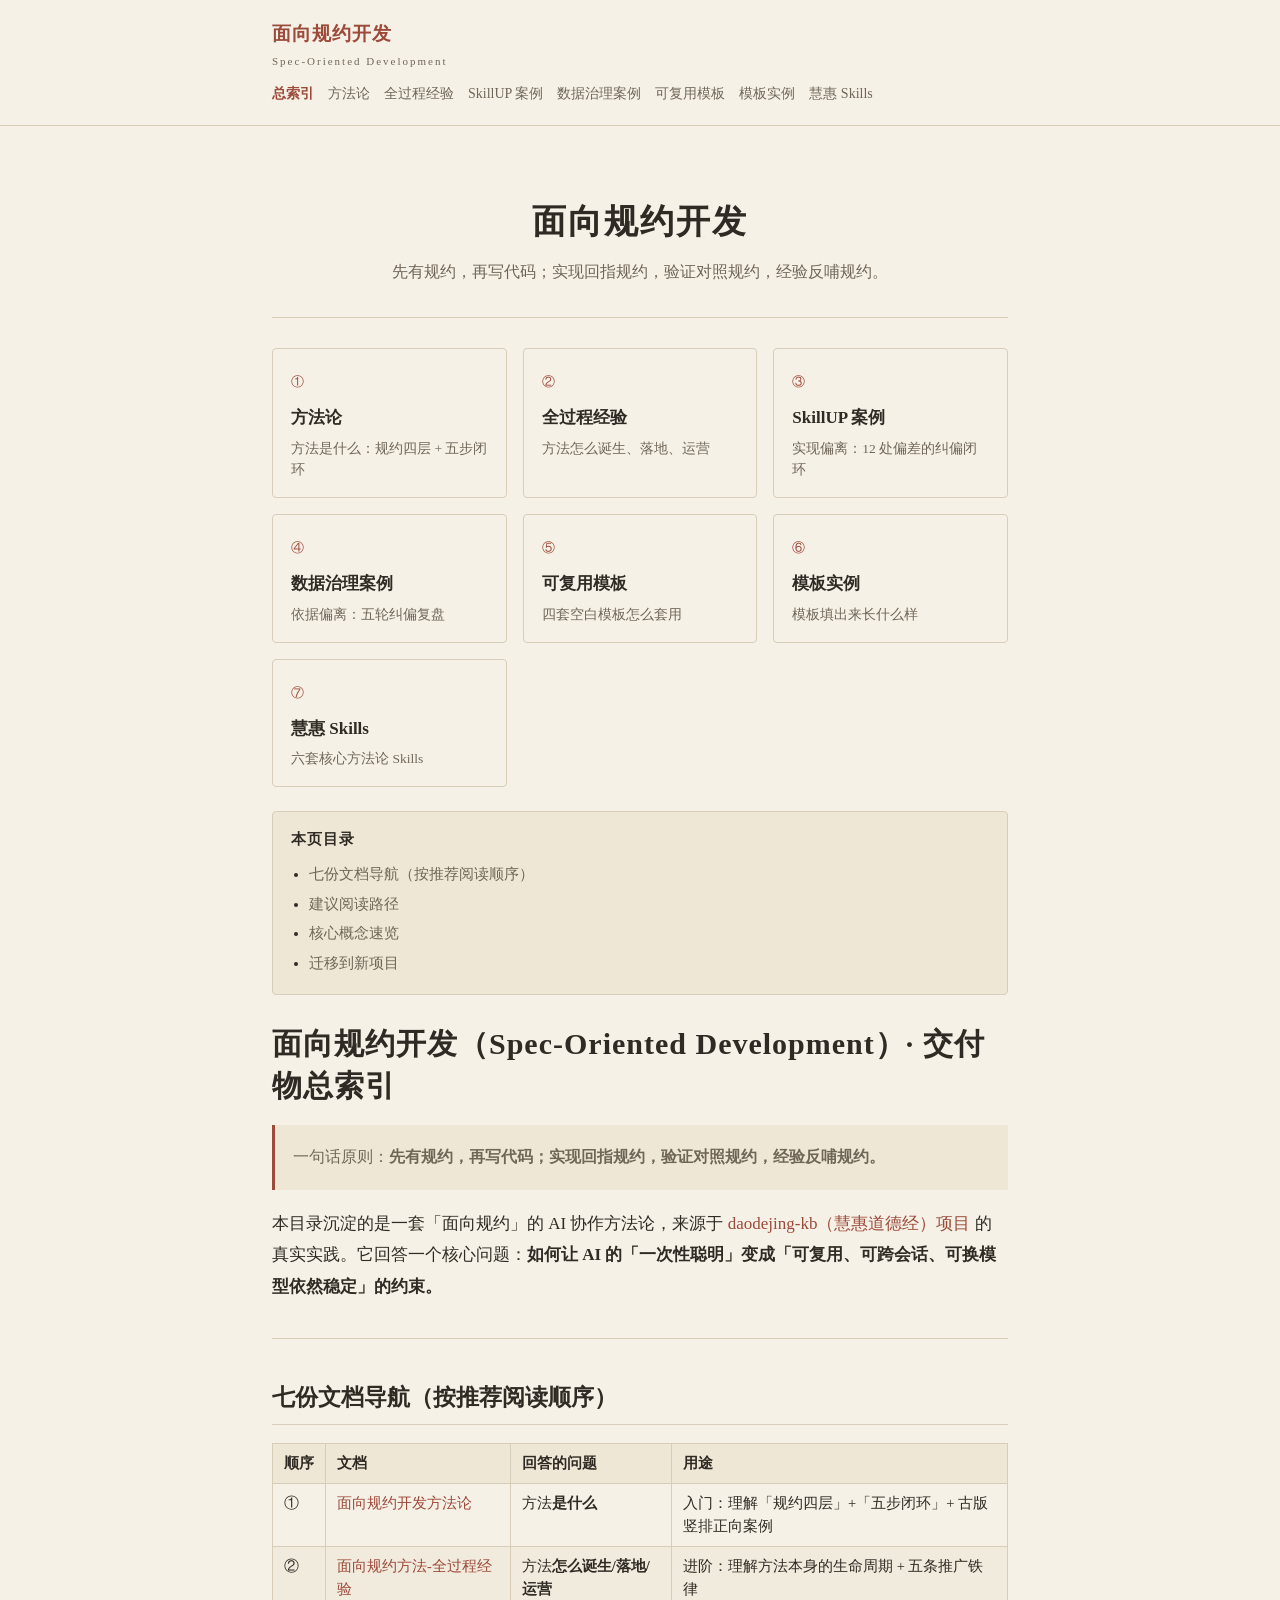
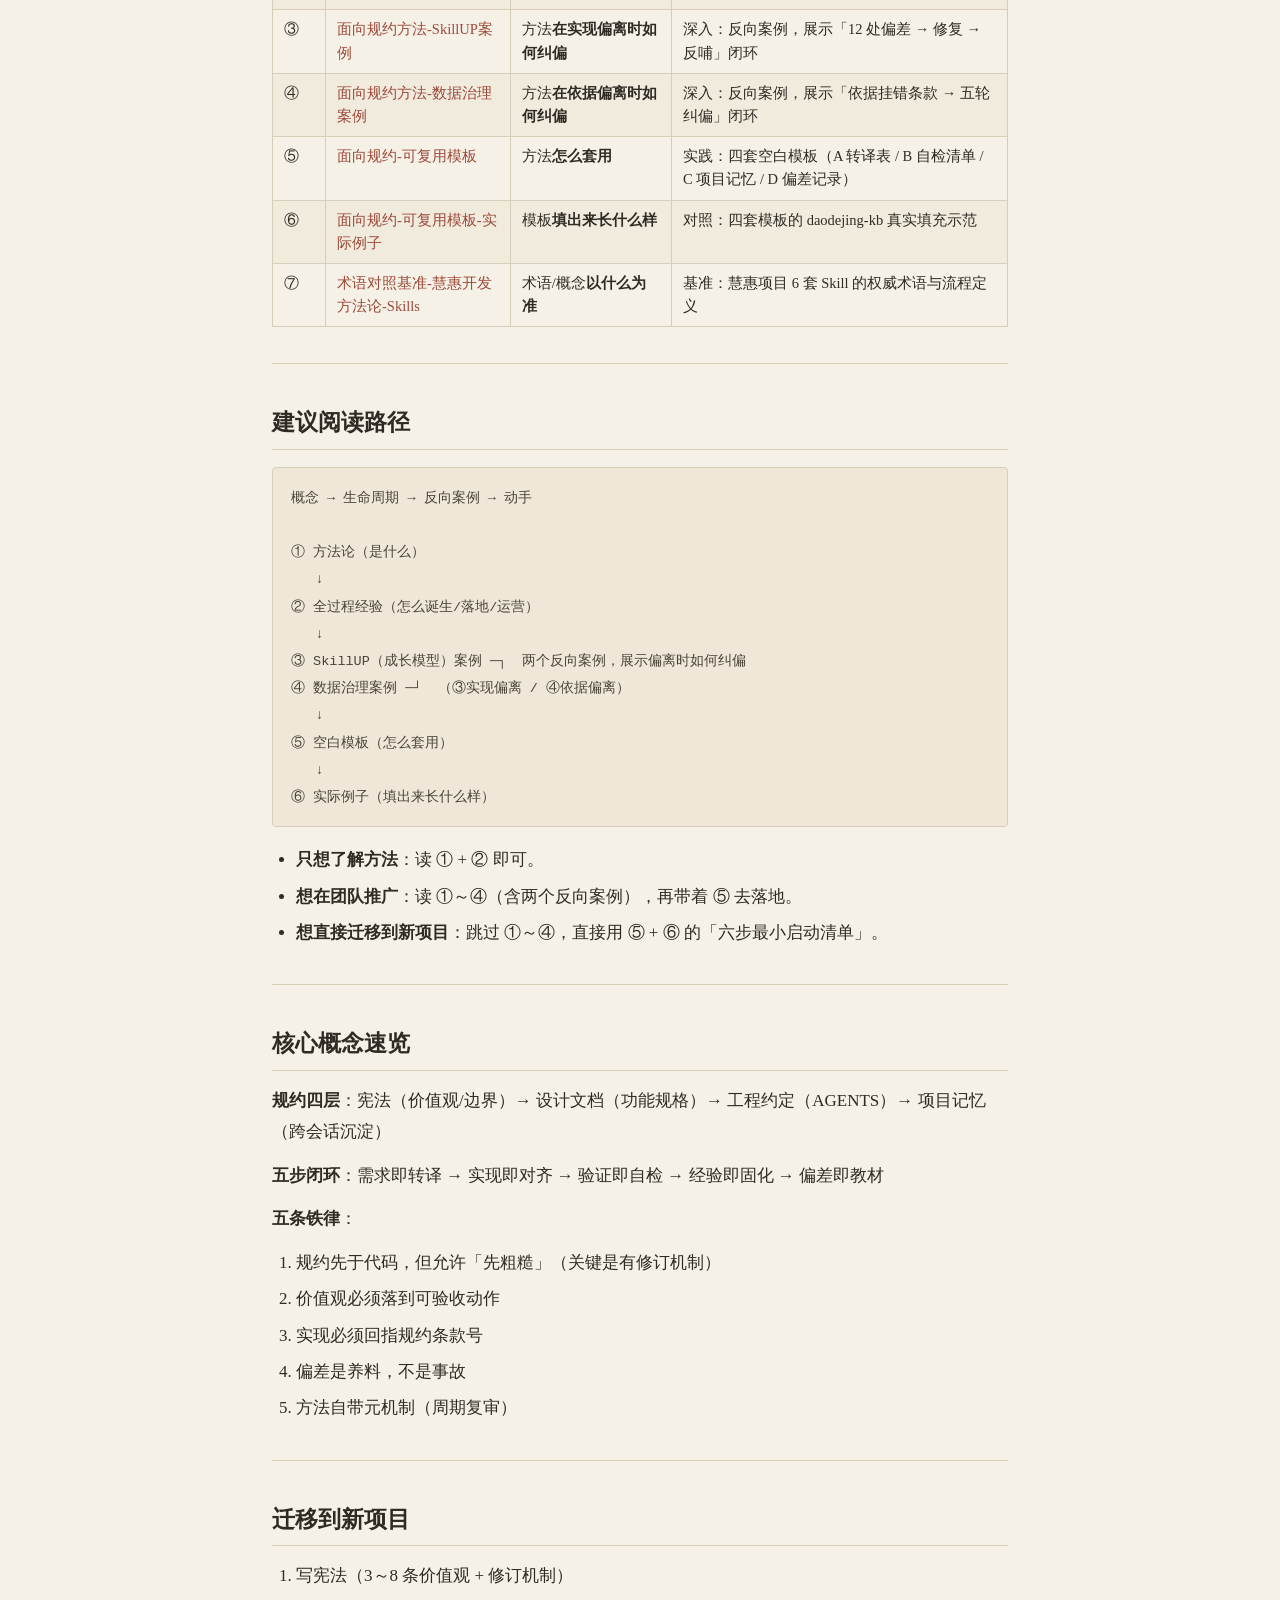
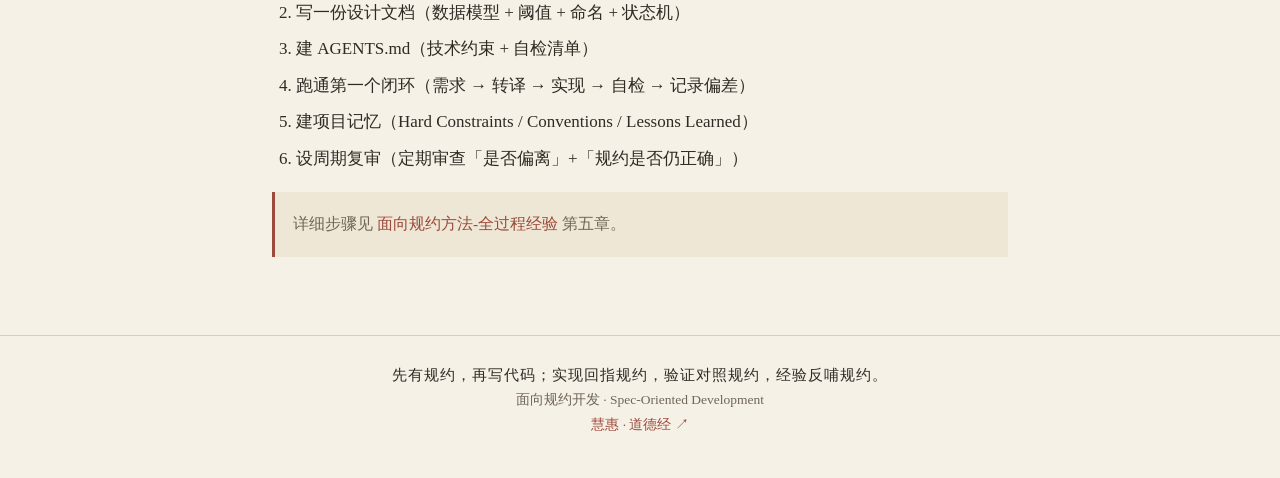
<file: site/index.html>
﻿<!DOCTYPE html>
<html lang="zh-CN">
<head>
<meta charset="utf-8">
<meta name="viewport" content="width=device-width, initial-scale=1">
<title>面向规约开发（Spec-Oriented Development）· 交付物总索引 · 面向规约开发</title>
<link rel="stylesheet" href="style.css">
</head>
<body>
<header class="site-header">
  <div class="wrap">
    <a class="brand" href="index.html">面向规约开发<span class="en">Spec-Oriented Development</span></a>
    <nav class="site-nav"><a href="index.html" class="active">总索引</a><a href="01-面向规约开发方法论.html">方法论</a><a href="02-面向规约方法-全过程经验.html">全过程经验</a><a href="03-面向规约方法-SkillUP案例.html">SkillUP 案例</a><a href="04-面向规约方法-数据治理案例.html">数据治理案例</a><a href="05-面向规约-可复用模板.html">可复用模板</a><a href="06-面向规约-可复用模板-实际例子.html">模板实例</a><a href="07-术语对照基准-慧惠开发方法论-Skills.html">慧惠 Skills</a></nav>
  </div>
</header>
<main class="wrap">
<section class="hero"><h1>面向规约开发</h1><p class="sub">先有规约，再写代码；实现回指规约，验证对照规约，经验反哺规约。</p></section>
<nav class="card-grid"><a class="card" href="01-面向规约开发方法论.html"><span class="no">①</span><div class="t">方法论</div><div class="d">方法是什么：规约四层 + 五步闭环</div></a><a class="card" href="02-面向规约方法-全过程经验.html"><span class="no">②</span><div class="t">全过程经验</div><div class="d">方法怎么诞生、落地、运营</div></a><a class="card" href="03-面向规约方法-SkillUP案例.html"><span class="no">③</span><div class="t">SkillUP 案例</div><div class="d">实现偏离：12 处偏差的纠偏闭环</div></a><a class="card" href="04-面向规约方法-数据治理案例.html"><span class="no">④</span><div class="t">数据治理案例</div><div class="d">依据偏离：五轮纠偏复盘</div></a><a class="card" href="05-面向规约-可复用模板.html"><span class="no">⑤</span><div class="t">可复用模板</div><div class="d">四套空白模板怎么套用</div></a><a class="card" href="06-面向规约-可复用模板-实际例子.html"><span class="no">⑥</span><div class="t">模板实例</div><div class="d">模板填出来长什么样</div></a><a class="card" href="07-术语对照基准-慧惠开发方法论-Skills.html"><span class="no">⑦</span><div class="t">慧惠 Skills</div><div class="d">六套核心方法论 Skills</div></a></nav>
<nav class="toc"><div class="toc-title">本页目录</div><ul><li><a href="#七份文档导航-按推荐阅读顺序">七份文档导航（按推荐阅读顺序）</a></li><li><a href="#建议阅读路径">建议阅读路径</a></li><li><a href="#核心概念速览">核心概念速览</a></li><li><a href="#迁移到新项目">迁移到新项目</a></li></ul></nav>
<article class="content">
<h1 id="面向规约开发-Spec-Oriented-Development-交付物总索引">面向规约开发（Spec-Oriented Development）· 交付物总索引</h1>
<blockquote>
<p>一句话原则：<strong>先有规约，再写代码；实现回指规约，验证对照规约，经验反哺规约。</strong></p>
</blockquote>
<p>本目录沉淀的是一套「面向规约」的 AI 协作方法论，来源于 <a href="https://hui-skill.org/" target="_blank" rel="noopener">daodejing-kb（慧惠道德经）项目</a> 的真实实践。它回答一个核心问题：<strong>如何让 AI 的「一次性聪明」变成「可复用、可跨会话、可换模型依然稳定」的约束。</strong></p>
<hr />
<h2 id="七份文档导航-按推荐阅读顺序">七份文档导航（按推荐阅读顺序）</h2>
<table>
<thead>
<tr>
<th style="text-align: left;">顺序</th>
<th style="text-align: left;">文档</th>
<th style="text-align: left;">回答的问题</th>
<th style="text-align: left;">用途</th>
</tr>
</thead>
<tbody>
<tr>
<td style="text-align: left;">①</td>
<td style="text-align: left;"><a href="01-面向规约开发方法论.html">面向规约开发方法论</a></td>
<td style="text-align: left;">方法<strong>是什么</strong></td>
<td style="text-align: left;">入门：理解「规约四层」+「五步闭环」+ 古版竖排正向案例</td>
</tr>
<tr>
<td style="text-align: left;">②</td>
<td style="text-align: left;"><a href="02-面向规约方法-全过程经验.html">面向规约方法-全过程经验</a></td>
<td style="text-align: left;">方法<strong>怎么诞生/落地/运营</strong></td>
<td style="text-align: left;">进阶：理解方法本身的生命周期 + 五条推广铁律</td>
</tr>
<tr>
<td style="text-align: left;">③</td>
<td style="text-align: left;"><a href="03-面向规约方法-SkillUP案例.html">面向规约方法-SkillUP案例</a></td>
<td style="text-align: left;">方法<strong>在实现偏离时如何纠偏</strong></td>
<td style="text-align: left;">深入：反向案例，展示「12 处偏差 → 修复 → 反哺」闭环</td>
</tr>
<tr>
<td style="text-align: left;">④</td>
<td style="text-align: left;"><a href="04-面向规约方法-数据治理案例.html">面向规约方法-数据治理案例</a></td>
<td style="text-align: left;">方法<strong>在依据偏离时如何纠偏</strong></td>
<td style="text-align: left;">深入：反向案例，展示「依据挂错条款 → 五轮纠偏」闭环</td>
</tr>
<tr>
<td style="text-align: left;">⑤</td>
<td style="text-align: left;"><a href="05-面向规约-可复用模板.html">面向规约-可复用模板</a></td>
<td style="text-align: left;">方法<strong>怎么套用</strong></td>
<td style="text-align: left;">实践：四套空白模板（A 转译表 / B 自检清单 / C 项目记忆 / D 偏差记录）</td>
</tr>
<tr>
<td style="text-align: left;">⑥</td>
<td style="text-align: left;"><a href="06-面向规约-可复用模板-实际例子.html">面向规约-可复用模板-实际例子</a></td>
<td style="text-align: left;">模板<strong>填出来长什么样</strong></td>
<td style="text-align: left;">对照：四套模板的 daodejing-kb 真实填充示范</td>
</tr>
<tr>
<td style="text-align: left;">⑦</td>
<td style="text-align: left;"><a href="07-术语对照基准-慧惠开发方法论-Skills.html">术语对照基准-慧惠开发方法论-Skills</a></td>
<td style="text-align: left;">术语/概念<strong>以什么为准</strong></td>
<td style="text-align: left;">基准：慧惠项目 6 套 Skill 的权威术语与流程定义</td>
</tr>
</tbody>
</table>
<hr />
<h2 id="建议阅读路径">建议阅读路径</h2>
<pre><code>概念 → 生命周期 → 反向案例 → 动手

① 方法论（是什么）
   ↓
② 全过程经验（怎么诞生/落地/运营）
   ↓
③ SkillUP（成长模型）案例 ─┐  两个反向案例，展示偏离时如何纠偏
④ 数据治理案例 ─┘  （③实现偏离 / ④依据偏离）
   ↓
⑤ 空白模板（怎么套用）
   ↓
⑥ 实际例子（填出来长什么样）
</code></pre>
<ul>
<li><strong>只想了解方法</strong>：读 ① + ② 即可。</li>
<li><strong>想在团队推广</strong>：读 ①～④（含两个反向案例），再带着 ⑤ 去落地。</li>
<li><strong>想直接迁移到新项目</strong>：跳过 ①～④，直接用 ⑤ + ⑥ 的「六步最小启动清单」。</li>
</ul>
<hr />
<h2 id="核心概念速览">核心概念速览</h2>
<p><strong>规约四层</strong>：宪法（价值观/边界）→ 设计文档（功能规格）→ 工程约定（AGENTS）→ 项目记忆（跨会话沉淀）</p>
<p><strong>五步闭环</strong>：需求即转译 → 实现即对齐 → 验证即自检 → 经验即固化 → 偏差即教材</p>
<p><strong>五条铁律</strong>：</p>
<ol>
<li>规约先于代码，但允许「先粗糙」（关键是有修订机制）</li>
<li>价值观必须落到可验收动作</li>
<li>实现必须回指规约条款号</li>
<li>偏差是养料，不是事故</li>
<li>方法自带元机制（周期复审）</li>
</ol>
<hr />
<h2 id="迁移到新项目">迁移到新项目</h2>
<ol>
<li>写宪法（3～8 条价值观 + 修订机制）</li>
<li>写一份设计文档（数据模型 + 阈值 + 命名 + 状态机）</li>
<li>建 AGENTS.md（技术约束 + 自检清单）</li>
<li>跑通第一个闭环（需求 → 转译 → 实现 → 自检 → 记录偏差）</li>
<li>建项目记忆（Hard Constraints / Conventions / Lessons Learned）</li>
<li>设周期复审（定期审查「是否偏离」+「规约是否仍正确」）</li>
</ol>
<blockquote>
<p>详细步骤见 <a href="02-面向规约方法-全过程经验.html">面向规约方法-全过程经验</a> 第五章。</p>
</blockquote>
</article>
</main>
<footer class="site-footer">
  <div class="principle">先有规约，再写代码；实现回指规约，验证对照规约，经验反哺规约。</div>
  <div>面向规约开发 · Spec-Oriented Development</div>
  <div><a href="https://hui-skill.org/" target="_blank" rel="noopener">慧惠 · 道德经 ↗</a></div>
</footer>
</body>
</html>
</file>
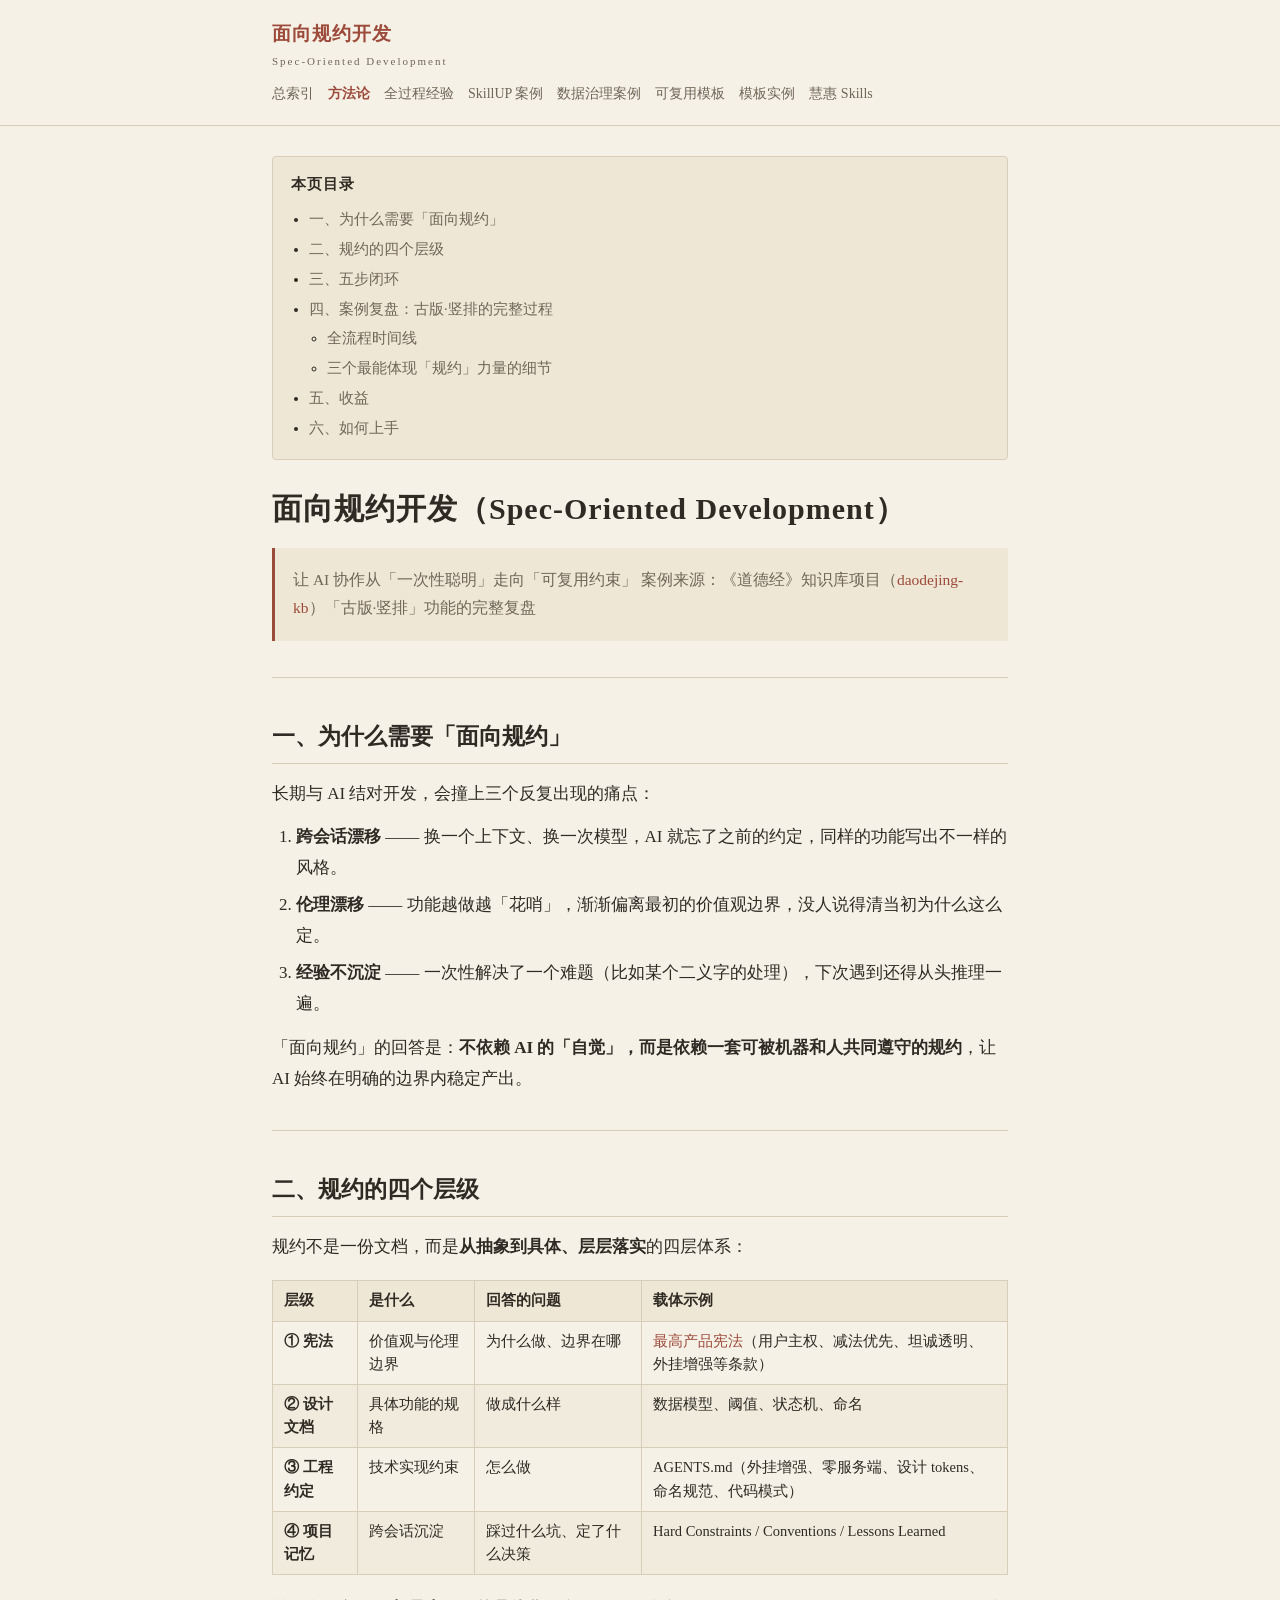
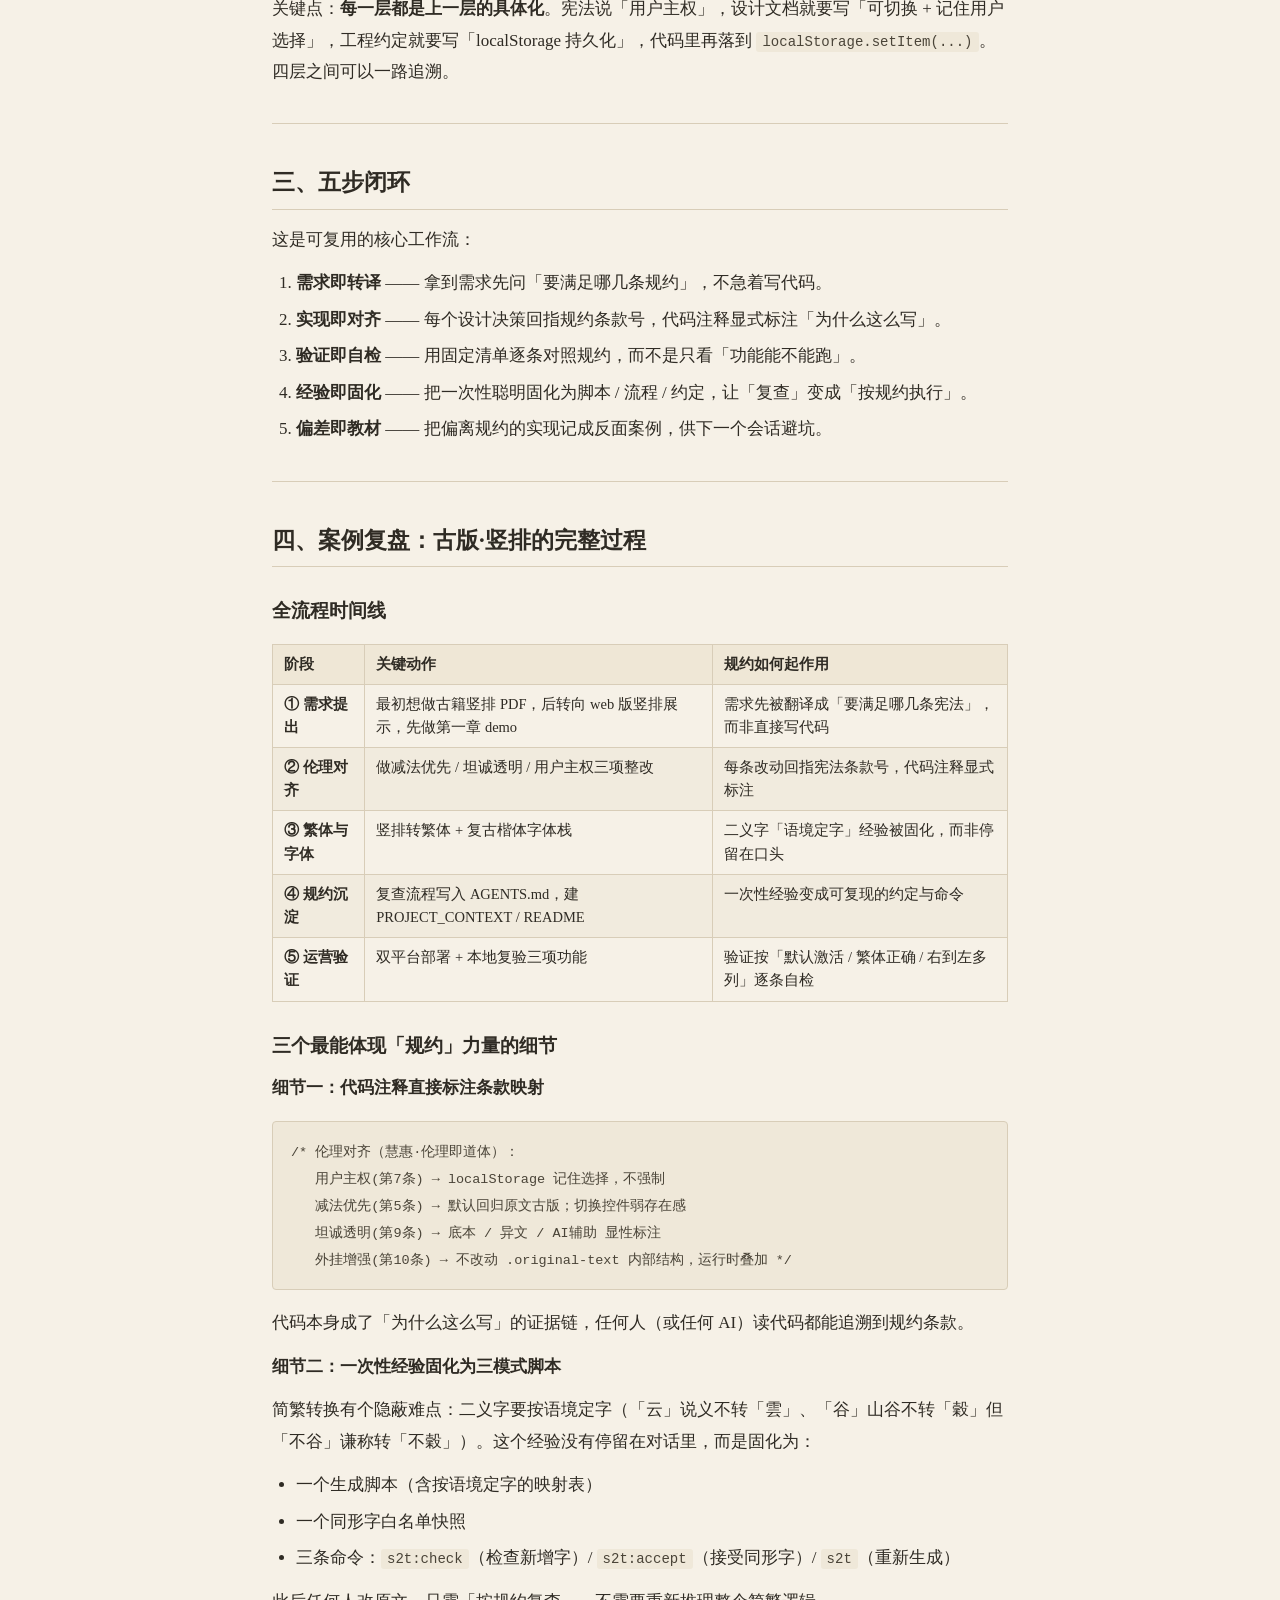
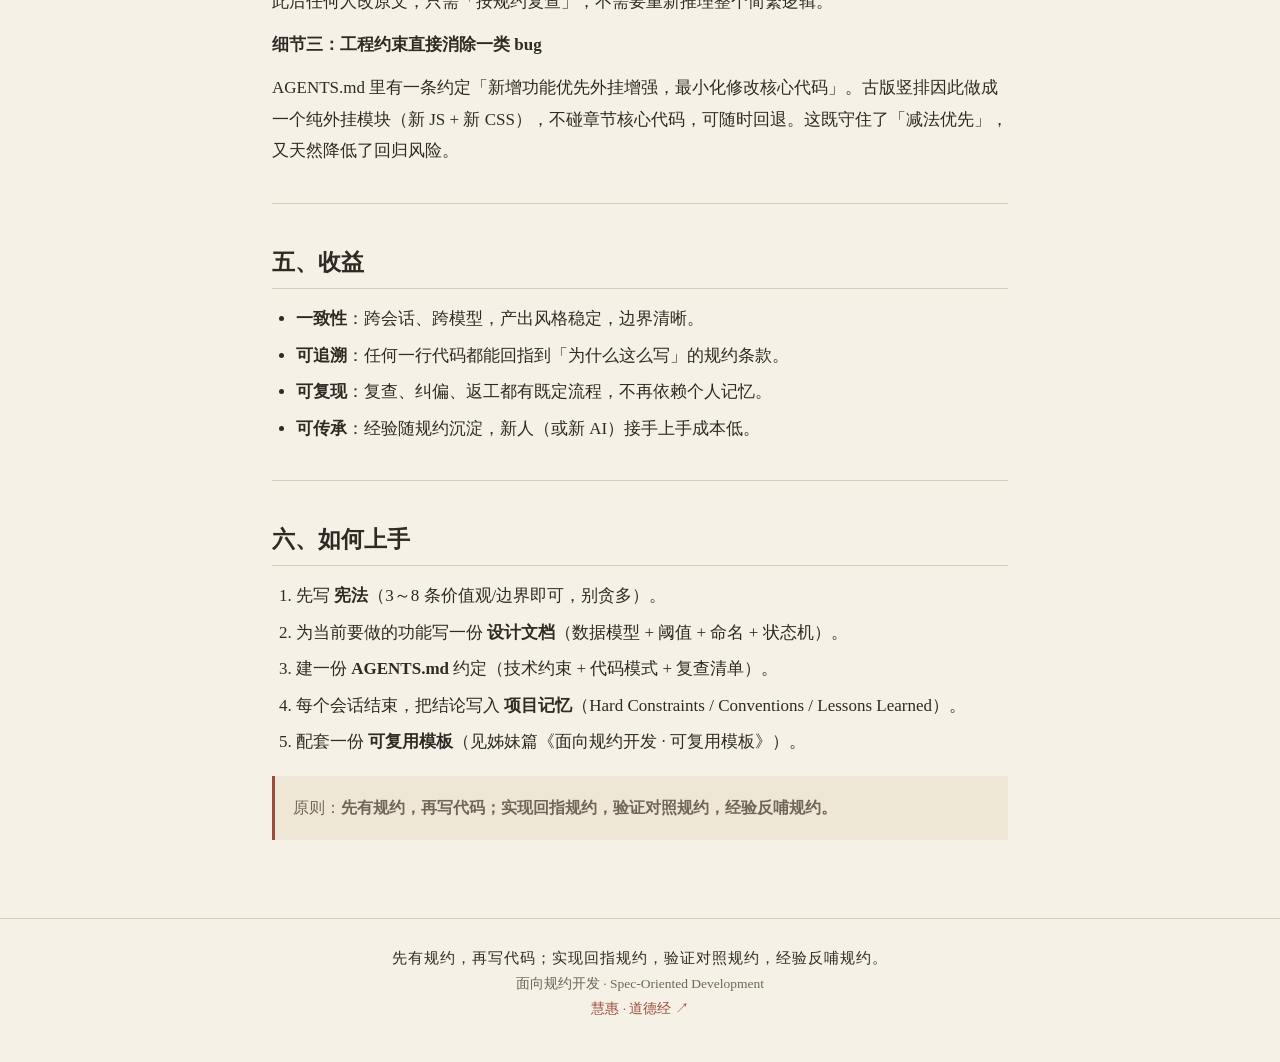
<file: site/01-面向规约开发方法论.html>
﻿<!DOCTYPE html>
<html lang="zh-CN">
<head>
<meta charset="utf-8">
<meta name="viewport" content="width=device-width, initial-scale=1">
<title>面向规约开发（Spec-Oriented Development） · 面向规约开发</title>
<link rel="stylesheet" href="style.css">
</head>
<body>
<header class="site-header">
  <div class="wrap">
    <a class="brand" href="index.html">面向规约开发<span class="en">Spec-Oriented Development</span></a>
    <nav class="site-nav"><a href="index.html">总索引</a><a href="01-面向规约开发方法论.html" class="active">方法论</a><a href="02-面向规约方法-全过程经验.html">全过程经验</a><a href="03-面向规约方法-SkillUP案例.html">SkillUP 案例</a><a href="04-面向规约方法-数据治理案例.html">数据治理案例</a><a href="05-面向规约-可复用模板.html">可复用模板</a><a href="06-面向规约-可复用模板-实际例子.html">模板实例</a><a href="07-术语对照基准-慧惠开发方法论-Skills.html">慧惠 Skills</a></nav>
  </div>
</header>
<main class="wrap">


<nav class="toc"><div class="toc-title">本页目录</div><ul><li><a href="#一-为什么需要-面向规约">一、为什么需要「面向规约」</a></li><li><a href="#二-规约的四个层级">二、规约的四个层级</a></li><li><a href="#三-五步闭环">三、五步闭环</a></li><li><a href="#四-案例复盘-古版-竖排的完整过程">四、案例复盘：古版·竖排的完整过程</a><ul><li><a href="#全流程时间线">全流程时间线</a></li><li><a href="#三个最能体现-规约-力量的细节">三个最能体现「规约」力量的细节</a></li></ul></li><li><a href="#五-收益">五、收益</a></li><li><a href="#六-如何上手">六、如何上手</a></li></ul></nav>
<article class="content">
<h1 id="面向规约开发-Spec-Oriented-Development">面向规约开发（Spec-Oriented Development）</h1>
<blockquote>
<p>让 AI 协作从「一次性聪明」走向「可复用约束」
案例来源：《道德经》知识库项目（<a href="https://github.com/skyboyhjj/daodejing-kb" target="_blank" rel="noopener">daodejing-kb</a>）「古版·竖排」功能的完整复盘</p>
</blockquote>
<hr />
<h2 id="一-为什么需要-面向规约">一、为什么需要「面向规约」</h2>
<p>长期与 AI 结对开发，会撞上三个反复出现的痛点：</p>
<ol>
<li><strong>跨会话漂移</strong> —— 换一个上下文、换一次模型，AI 就忘了之前的约定，同样的功能写出不一样的风格。</li>
<li><strong>伦理漂移</strong> —— 功能越做越「花哨」，渐渐偏离最初的价值观边界，没人说得清当初为什么这么定。</li>
<li><strong>经验不沉淀</strong> —— 一次性解决了一个难题（比如某个二义字的处理），下次遇到还得从头推理一遍。</li>
</ol>
<p>「面向规约」的回答是：<strong>不依赖 AI 的「自觉」，而是依赖一套可被机器和人共同遵守的规约</strong>，让 AI 始终在明确的边界内稳定产出。</p>
<hr />
<h2 id="二-规约的四个层级">二、规约的四个层级</h2>
<p>规约不是一份文档，而是<strong>从抽象到具体、层层落实</strong>的四层体系：</p>
<table>
<thead>
<tr>
<th style="text-align: left;">层级</th>
<th style="text-align: left;">是什么</th>
<th style="text-align: left;">回答的问题</th>
<th style="text-align: left;">载体示例</th>
</tr>
</thead>
<tbody>
<tr>
<td style="text-align: left;"><strong>① 宪法</strong></td>
<td style="text-align: left;">价值观与伦理边界</td>
<td style="text-align: left;">为什么做、边界在哪</td>
<td style="text-align: left;"><a href="https://hui-skill.org/ethics/" target="_blank" rel="noopener">最高产品宪法</a>（用户主权、减法优先、坦诚透明、外挂增强等条款）</td>
</tr>
<tr>
<td style="text-align: left;"><strong>② 设计文档</strong></td>
<td style="text-align: left;">具体功能的规格</td>
<td style="text-align: left;">做成什么样</td>
<td style="text-align: left;">数据模型、阈值、状态机、命名</td>
</tr>
<tr>
<td style="text-align: left;"><strong>③ 工程约定</strong></td>
<td style="text-align: left;">技术实现约束</td>
<td style="text-align: left;">怎么做</td>
<td style="text-align: left;">AGENTS.md（外挂增强、零服务端、设计 tokens、命名规范、代码模式）</td>
</tr>
<tr>
<td style="text-align: left;"><strong>④ 项目记忆</strong></td>
<td style="text-align: left;">跨会话沉淀</td>
<td style="text-align: left;">踩过什么坑、定了什么决策</td>
<td style="text-align: left;">Hard Constraints / Conventions / Lessons Learned</td>
</tr>
</tbody>
</table>
<p>关键点：<strong>每一层都是上一层的具体化</strong>。宪法说「用户主权」，设计文档就要写「可切换 + 记住用户选择」，工程约定就要写「localStorage 持久化」，代码里再落到 <code>localStorage.setItem(...)</code>。四层之间可以一路追溯。</p>
<hr />
<h2 id="三-五步闭环">三、五步闭环</h2>
<p>这是可复用的核心工作流：</p>
<ol>
<li><strong>需求即转译</strong> —— 拿到需求先问「要满足哪几条规约」，不急着写代码。</li>
<li><strong>实现即对齐</strong> —— 每个设计决策回指规约条款号，代码注释显式标注「为什么这么写」。</li>
<li><strong>验证即自检</strong> —— 用固定清单逐条对照规约，而不是只看「功能能不能跑」。</li>
<li><strong>经验即固化</strong> —— 把一次性聪明固化为脚本 / 流程 / 约定，让「复查」变成「按规约执行」。</li>
<li><strong>偏差即教材</strong> —— 把偏离规约的实现记成反面案例，供下一个会话避坑。</li>
</ol>
<hr />
<h2 id="四-案例复盘-古版-竖排的完整过程">四、案例复盘：古版·竖排的完整过程</h2>
<h3 id="全流程时间线">全流程时间线</h3>
<table>
<thead>
<tr>
<th style="text-align: left;">阶段</th>
<th style="text-align: left;">关键动作</th>
<th style="text-align: left;">规约如何起作用</th>
</tr>
</thead>
<tbody>
<tr>
<td style="text-align: left;"><strong>① 需求提出</strong></td>
<td style="text-align: left;">最初想做古籍竖排 PDF，后转向 web 版竖排展示，先做第一章 demo</td>
<td style="text-align: left;">需求先被翻译成「要满足哪几条宪法」，而非直接写代码</td>
</tr>
<tr>
<td style="text-align: left;"><strong>② 伦理对齐</strong></td>
<td style="text-align: left;">做减法优先 / 坦诚透明 / 用户主权三项整改</td>
<td style="text-align: left;">每条改动回指宪法条款号，代码注释显式标注</td>
</tr>
<tr>
<td style="text-align: left;"><strong>③ 繁体与字体</strong></td>
<td style="text-align: left;">竖排转繁体 + 复古楷体字体栈</td>
<td style="text-align: left;">二义字「语境定字」经验被固化，而非停留在口头</td>
</tr>
<tr>
<td style="text-align: left;"><strong>④ 规约沉淀</strong></td>
<td style="text-align: left;">复查流程写入 AGENTS.md，建 PROJECT_CONTEXT / README</td>
<td style="text-align: left;">一次性经验变成可复现的约定与命令</td>
</tr>
<tr>
<td style="text-align: left;"><strong>⑤ 运营验证</strong></td>
<td style="text-align: left;">双平台部署 + 本地复验三项功能</td>
<td style="text-align: left;">验证按「默认激活 / 繁体正确 / 右到左多列」逐条自检</td>
</tr>
</tbody>
</table>
<h3 id="三个最能体现-规约-力量的细节">三个最能体现「规约」力量的细节</h3>
<p><strong>细节一：代码注释直接标注条款映射</strong></p>
<pre><code class="language-javascript">/* 伦理对齐（慧惠·伦理即道体）：
   用户主权(第7条) → localStorage 记住选择，不强制
   减法优先(第5条) → 默认回归原文古版；切换控件弱存在感
   坦诚透明(第9条) → 底本 / 异文 / AI辅助 显性标注
   外挂增强(第10条) → 不改动 .original-text 内部结构，运行时叠加 */
</code></pre>
<p>代码本身成了「为什么这么写」的证据链，任何人（或任何 AI）读代码都能追溯到规约条款。</p>
<p><strong>细节二：一次性经验固化为三模式脚本</strong></p>
<p>简繁转换有个隐蔽难点：二义字要按语境定字（「云」说义不转「雲」、「谷」山谷不转「穀」但「不谷」谦称转「不穀」）。这个经验没有停留在对话里，而是固化为：</p>
<ul>
<li>一个生成脚本（含按语境定字的映射表）</li>
<li>一个同形字白名单快照</li>
<li>三条命令：<code>s2t:check</code>（检查新增字）/ <code>s2t:accept</code>（接受同形字）/ <code>s2t</code>（重新生成）</li>
</ul>
<p>此后任何人改原文，只需「按规约复查」，不需要重新推理整个简繁逻辑。</p>
<p><strong>细节三：工程约束直接消除一类 bug</strong></p>
<p>AGENTS.md 里有一条约定「新增功能优先外挂增强，最小化修改核心代码」。古版竖排因此做成一个纯外挂模块（新 JS + 新 CSS），不碰章节核心代码，可随时回退。这既守住了「减法优先」，又天然降低了回归风险。</p>
<hr />
<h2 id="五-收益">五、收益</h2>
<ul>
<li><strong>一致性</strong>：跨会话、跨模型，产出风格稳定，边界清晰。</li>
<li><strong>可追溯</strong>：任何一行代码都能回指到「为什么这么写」的规约条款。</li>
<li><strong>可复现</strong>：复查、纠偏、返工都有既定流程，不再依赖个人记忆。</li>
<li><strong>可传承</strong>：经验随规约沉淀，新人（或新 AI）接手上手成本低。</li>
</ul>
<hr />
<h2 id="六-如何上手">六、如何上手</h2>
<ol>
<li>先写 <strong>宪法</strong>（3～8 条价值观/边界即可，别贪多）。</li>
<li>为当前要做的功能写一份 <strong>设计文档</strong>（数据模型 + 阈值 + 命名 + 状态机）。</li>
<li>建一份 <strong>AGENTS.md</strong> 约定（技术约束 + 代码模式 + 复查清单）。</li>
<li>每个会话结束，把结论写入 <strong>项目记忆</strong>（Hard Constraints / Conventions / Lessons Learned）。</li>
<li>配套一份 <strong>可复用模板</strong>（见姊妹篇《面向规约开发 · 可复用模板》）。</li>
</ol>
<blockquote>
<p>原则：<strong>先有规约，再写代码；实现回指规约，验证对照规约，经验反哺规约。</strong></p>
</blockquote>
</article>
</main>
<footer class="site-footer">
  <div class="principle">先有规约，再写代码；实现回指规约，验证对照规约，经验反哺规约。</div>
  <div>面向规约开发 · Spec-Oriented Development</div>
  <div><a href="https://hui-skill.org/" target="_blank" rel="noopener">慧惠 · 道德经 ↗</a></div>
</footer>
</body>
</html>
</file>
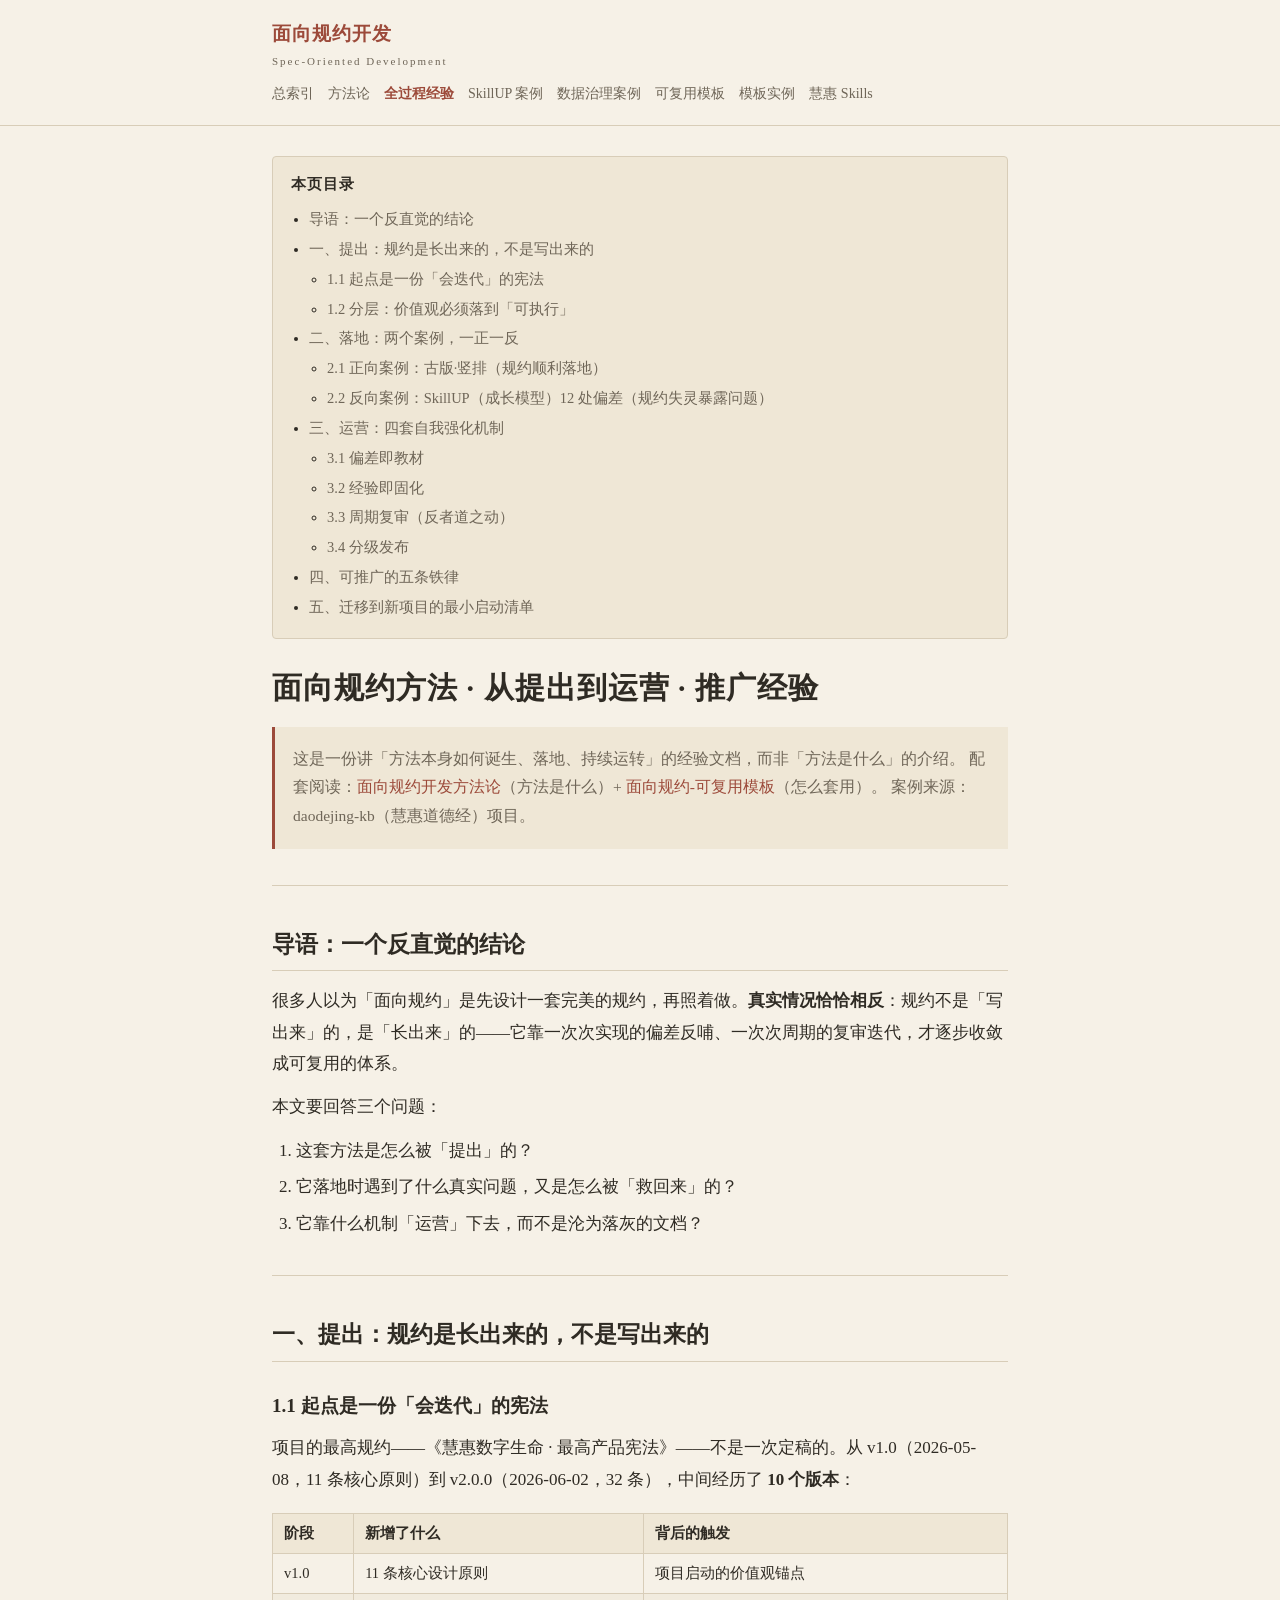
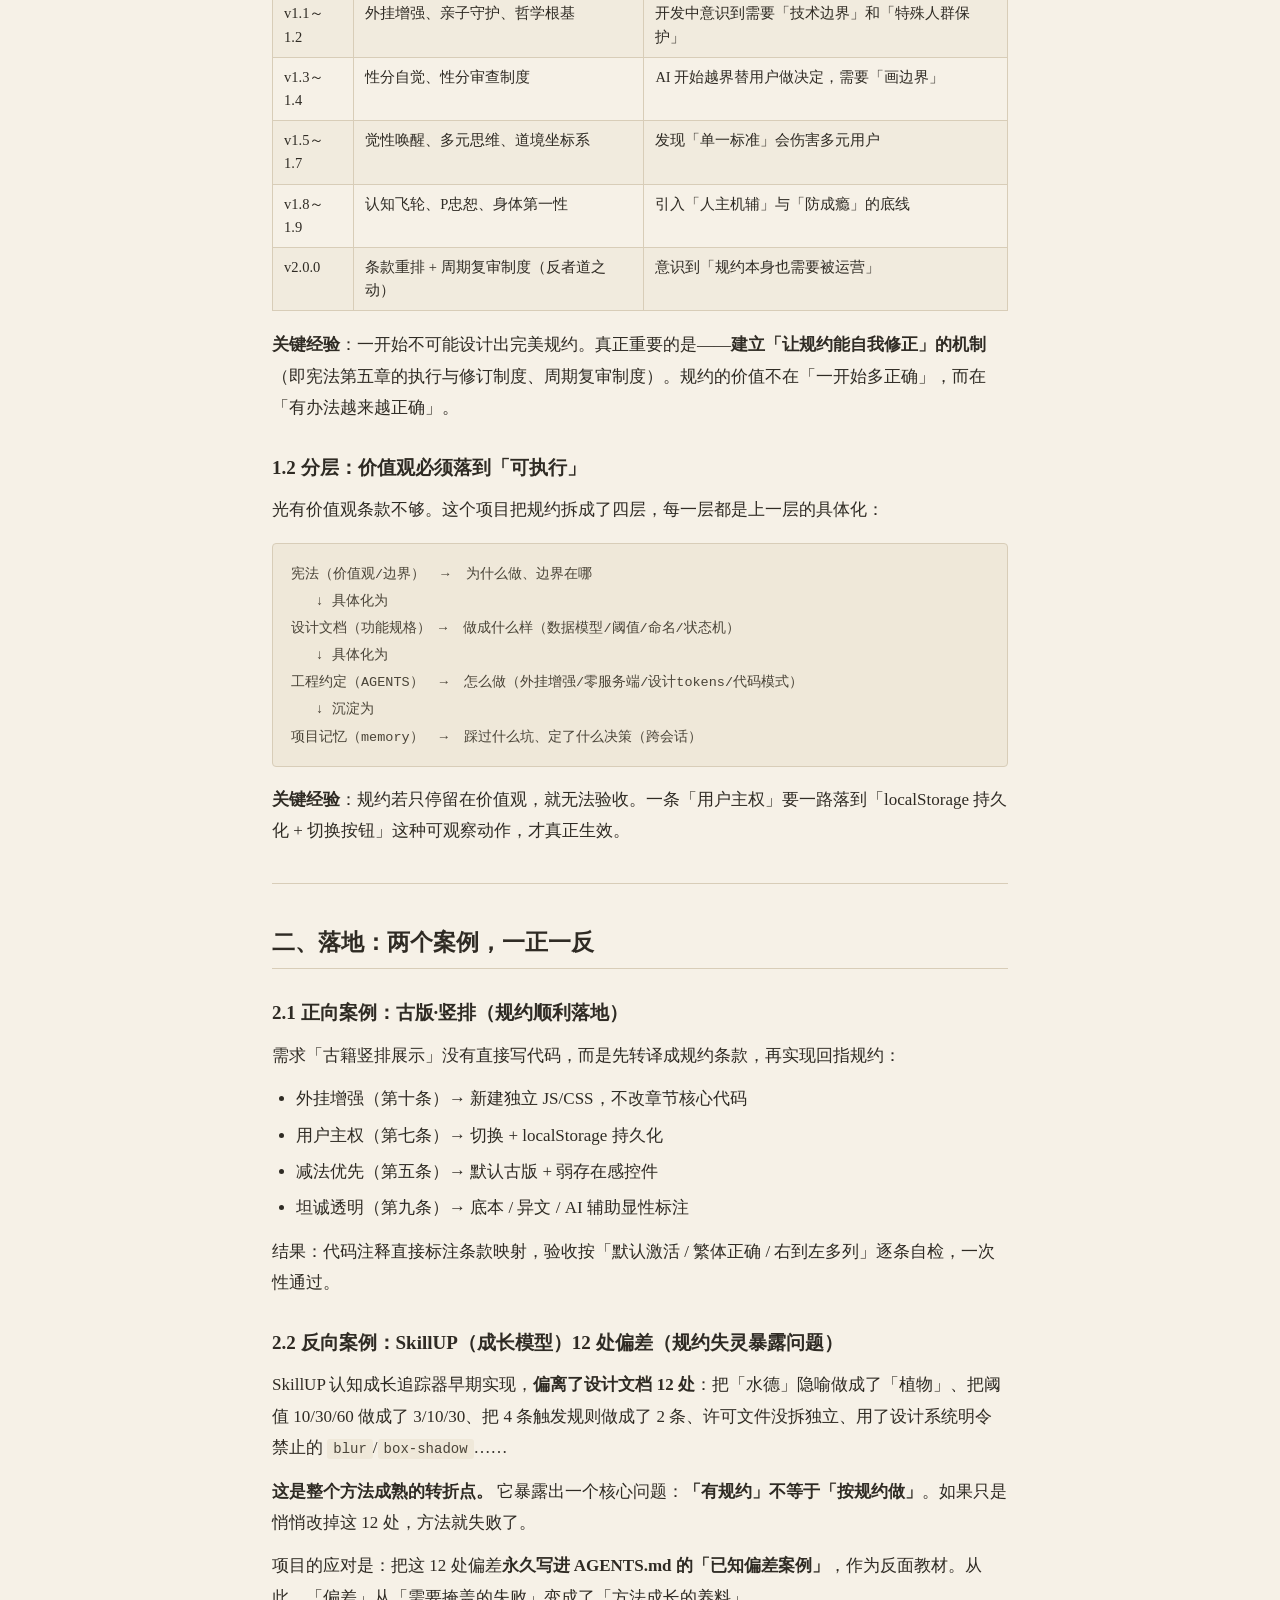
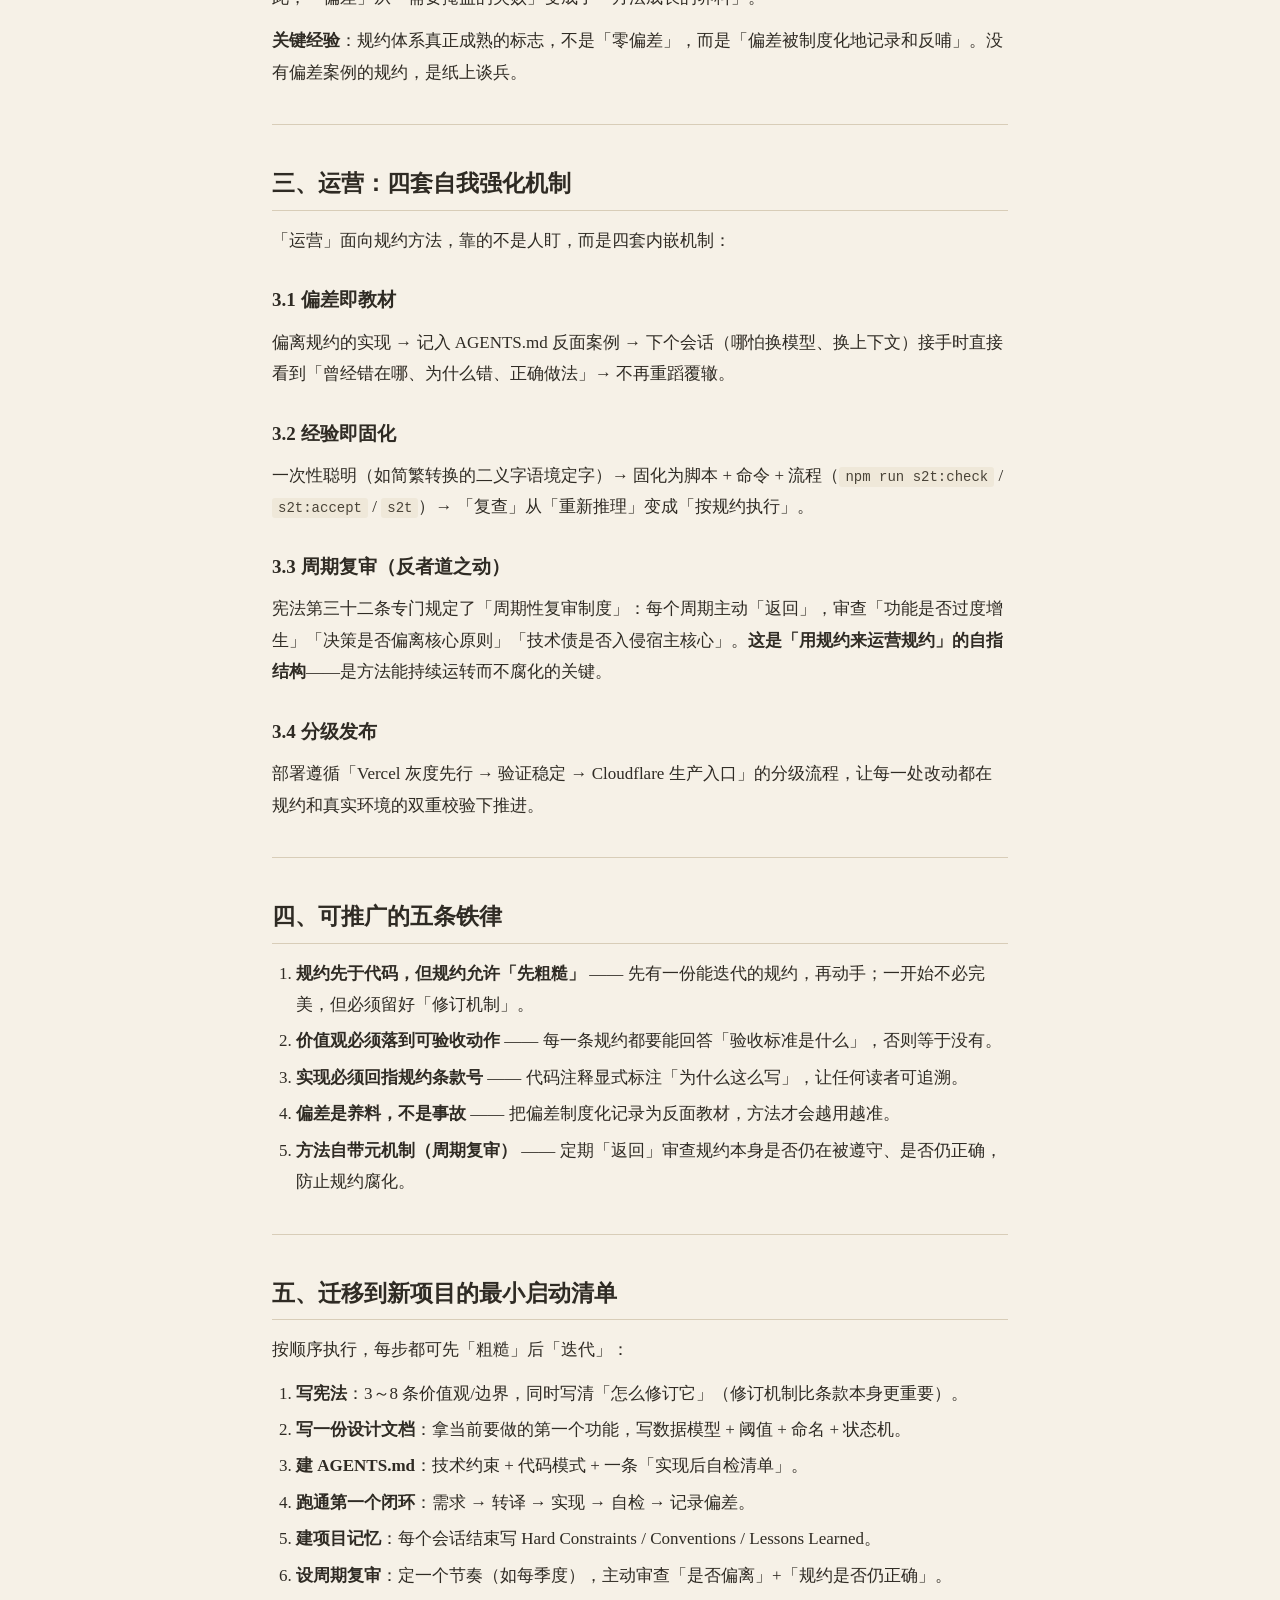
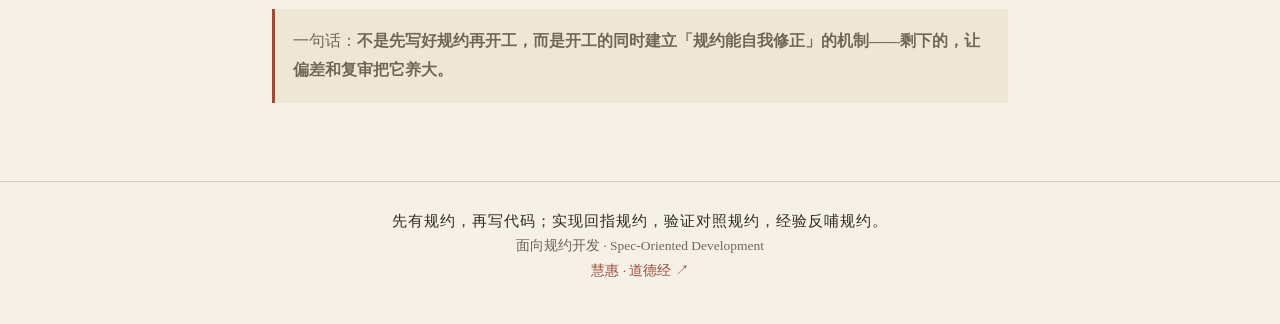
<file: site/02-面向规约方法-全过程经验.html>
﻿<!DOCTYPE html>
<html lang="zh-CN">
<head>
<meta charset="utf-8">
<meta name="viewport" content="width=device-width, initial-scale=1">
<title>面向规约方法 · 从提出到运营 · 推广经验 · 面向规约开发</title>
<link rel="stylesheet" href="style.css">
</head>
<body>
<header class="site-header">
  <div class="wrap">
    <a class="brand" href="index.html">面向规约开发<span class="en">Spec-Oriented Development</span></a>
    <nav class="site-nav"><a href="index.html">总索引</a><a href="01-面向规约开发方法论.html">方法论</a><a href="02-面向规约方法-全过程经验.html" class="active">全过程经验</a><a href="03-面向规约方法-SkillUP案例.html">SkillUP 案例</a><a href="04-面向规约方法-数据治理案例.html">数据治理案例</a><a href="05-面向规约-可复用模板.html">可复用模板</a><a href="06-面向规约-可复用模板-实际例子.html">模板实例</a><a href="07-术语对照基准-慧惠开发方法论-Skills.html">慧惠 Skills</a></nav>
  </div>
</header>
<main class="wrap">


<nav class="toc"><div class="toc-title">本页目录</div><ul><li><a href="#导语-一个反直觉的结论">导语：一个反直觉的结论</a></li><li><a href="#一-提出-规约是长出来的-不是写出来的">一、提出：规约是长出来的，不是写出来的</a><ul><li><a href="#1-1-起点是一份-会迭代-的宪法">1.1 起点是一份「会迭代」的宪法</a></li><li><a href="#1-2-分层-价值观必须落到-可执行">1.2 分层：价值观必须落到「可执行」</a></li></ul></li><li><a href="#二-落地-两个案例-一正一反">二、落地：两个案例，一正一反</a><ul><li><a href="#2-1-正向案例-古版-竖排-规约顺利落地">2.1 正向案例：古版·竖排（规约顺利落地）</a></li><li><a href="#2-2-反向案例-SkillUP-成长模型-12-处偏差-规约失灵暴露问题">2.2 反向案例：SkillUP（成长模型）12 处偏差（规约失灵暴露问题）</a></li></ul></li><li><a href="#三-运营-四套自我强化机制">三、运营：四套自我强化机制</a><ul><li><a href="#3-1-偏差即教材">3.1 偏差即教材</a></li><li><a href="#3-2-经验即固化">3.2 经验即固化</a></li><li><a href="#3-3-周期复审-反者道之动">3.3 周期复审（反者道之动）</a></li><li><a href="#3-4-分级发布">3.4 分级发布</a></li></ul></li><li><a href="#四-可推广的五条铁律">四、可推广的五条铁律</a></li><li><a href="#五-迁移到新项目的最小启动清单">五、迁移到新项目的最小启动清单</a></li></ul></nav>
<article class="content">
<h1 id="面向规约方法-从提出到运营-推广经验">面向规约方法 · 从提出到运营 · 推广经验</h1>
<blockquote>
<p>这是一份讲「方法本身如何诞生、落地、持续运转」的经验文档，而非「方法是什么」的介绍。
配套阅读：<a href="01-面向规约开发方法论.html">面向规约开发方法论</a>（方法是什么）+ <a href="05-面向规约-可复用模板.html">面向规约-可复用模板</a>（怎么套用）。
案例来源：daodejing-kb（慧惠道德经）项目。</p>
</blockquote>
<hr />
<h2 id="导语-一个反直觉的结论">导语：一个反直觉的结论</h2>
<p>很多人以为「面向规约」是先设计一套完美的规约，再照着做。<strong>真实情况恰恰相反</strong>：规约不是「写出来」的，是「长出来」的——它靠一次次实现的偏差反哺、一次次周期的复审迭代，才逐步收敛成可复用的体系。</p>
<p>本文要回答三个问题：</p>
<ol>
<li>这套方法是怎么被「提出」的？</li>
<li>它落地时遇到了什么真实问题，又是怎么被「救回来」的？</li>
<li>它靠什么机制「运营」下去，而不是沦为落灰的文档？</li>
</ol>
<hr />
<h2 id="一-提出-规约是长出来的-不是写出来的">一、提出：规约是长出来的，不是写出来的</h2>
<h3 id="1-1-起点是一份-会迭代-的宪法">1.1 起点是一份「会迭代」的宪法</h3>
<p>项目的最高规约——《慧惠数字生命 · 最高产品宪法》——不是一次定稿的。从 v1.0（2026-05-08，11 条核心原则）到 v2.0.0（2026-06-02，32 条），中间经历了 <strong>10 个版本</strong>：</p>
<table>
<thead>
<tr>
<th style="text-align: left;">阶段</th>
<th style="text-align: left;">新增了什么</th>
<th style="text-align: left;">背后的触发</th>
</tr>
</thead>
<tbody>
<tr>
<td style="text-align: left;">v1.0</td>
<td style="text-align: left;">11 条核心设计原则</td>
<td style="text-align: left;">项目启动的价值观锚点</td>
</tr>
<tr>
<td style="text-align: left;">v1.1～1.2</td>
<td style="text-align: left;">外挂增强、亲子守护、哲学根基</td>
<td style="text-align: left;">开发中意识到需要「技术边界」和「特殊人群保护」</td>
</tr>
<tr>
<td style="text-align: left;">v1.3～1.4</td>
<td style="text-align: left;">性分自觉、性分审查制度</td>
<td style="text-align: left;">AI 开始越界替用户做决定，需要「画边界」</td>
</tr>
<tr>
<td style="text-align: left;">v1.5～1.7</td>
<td style="text-align: left;">觉性唤醒、多元思维、道境坐标系</td>
<td style="text-align: left;">发现「单一标准」会伤害多元用户</td>
</tr>
<tr>
<td style="text-align: left;">v1.8～1.9</td>
<td style="text-align: left;">认知飞轮、P忠恕、身体第一性</td>
<td style="text-align: left;">引入「人主机辅」与「防成瘾」的底线</td>
</tr>
<tr>
<td style="text-align: left;">v2.0.0</td>
<td style="text-align: left;">条款重排 + 周期复审制度（反者道之动）</td>
<td style="text-align: left;">意识到「规约本身也需要被运营」</td>
</tr>
</tbody>
</table>
<p><strong>关键经验</strong>：一开始不可能设计出完美规约。真正重要的是——<strong>建立「让规约能自我修正」的机制</strong>（即宪法第五章的执行与修订制度、周期复审制度）。规约的价值不在「一开始多正确」，而在「有办法越来越正确」。</p>
<h3 id="1-2-分层-价值观必须落到-可执行">1.2 分层：价值观必须落到「可执行」</h3>
<p>光有价值观条款不够。这个项目把规约拆成了四层，每一层都是上一层的具体化：</p>
<pre><code>宪法（价值观/边界）  →  为什么做、边界在哪
   ↓ 具体化为
设计文档（功能规格） →  做成什么样（数据模型/阈值/命名/状态机）
   ↓ 具体化为
工程约定（AGENTS）  →  怎么做（外挂增强/零服务端/设计tokens/代码模式）
   ↓ 沉淀为
项目记忆（memory）  →  踩过什么坑、定了什么决策（跨会话）
</code></pre>
<p><strong>关键经验</strong>：规约若只停留在价值观，就无法验收。一条「用户主权」要一路落到「localStorage 持久化 + 切换按钮」这种可观察动作，才真正生效。</p>
<hr />
<h2 id="二-落地-两个案例-一正一反">二、落地：两个案例，一正一反</h2>
<h3 id="2-1-正向案例-古版-竖排-规约顺利落地">2.1 正向案例：古版·竖排（规约顺利落地）</h3>
<p>需求「古籍竖排展示」没有直接写代码，而是先转译成规约条款，再实现回指规约：</p>
<ul>
<li>外挂增强（第十条）→ 新建独立 JS/CSS，不改章节核心代码</li>
<li>用户主权（第七条）→ 切换 + localStorage 持久化</li>
<li>减法优先（第五条）→ 默认古版 + 弱存在感控件</li>
<li>坦诚透明（第九条）→ 底本 / 异文 / AI 辅助显性标注</li>
</ul>
<p>结果：代码注释直接标注条款映射，验收按「默认激活 / 繁体正确 / 右到左多列」逐条自检，一次性通过。</p>
<h3 id="2-2-反向案例-SkillUP-成长模型-12-处偏差-规约失灵暴露问题">2.2 反向案例：SkillUP（成长模型）12 处偏差（规约失灵暴露问题）</h3>
<p>SkillUP 认知成长追踪器早期实现，<strong>偏离了设计文档 12 处</strong>：把「水德」隐喻做成了「植物」、把阈值 10/30/60 做成了 3/10/30、把 4 条触发规则做成了 2 条、许可文件没拆独立、用了设计系统明令禁止的 <code>blur</code>/<code>box-shadow</code>……</p>
<p><strong>这是整个方法成熟的转折点。</strong> 它暴露出一个核心问题：<strong>「有规约」不等于「按规约做」</strong>。如果只是悄悄改掉这 12 处，方法就失败了。</p>
<p>项目的应对是：把这 12 处偏差<strong>永久写进 AGENTS.md 的「已知偏差案例」</strong>，作为反面教材。从此，「偏差」从「需要掩盖的失败」变成了「方法成长的养料」。</p>
<p><strong>关键经验</strong>：规约体系真正成熟的标志，不是「零偏差」，而是「偏差被制度化地记录和反哺」。没有偏差案例的规约，是纸上谈兵。</p>
<hr />
<h2 id="三-运营-四套自我强化机制">三、运营：四套自我强化机制</h2>
<p>「运营」面向规约方法，靠的不是人盯，而是四套内嵌机制：</p>
<h3 id="3-1-偏差即教材">3.1 偏差即教材</h3>
<p>偏离规约的实现 → 记入 AGENTS.md 反面案例 → 下个会话（哪怕换模型、换上下文）接手时直接看到「曾经错在哪、为什么错、正确做法」→ 不再重蹈覆辙。</p>
<h3 id="3-2-经验即固化">3.2 经验即固化</h3>
<p>一次性聪明（如简繁转换的二义字语境定字）→ 固化为脚本 + 命令 + 流程（<code>npm run s2t:check</code> / <code>s2t:accept</code> / <code>s2t</code>）→ 「复查」从「重新推理」变成「按规约执行」。</p>
<h3 id="3-3-周期复审-反者道之动">3.3 周期复审（反者道之动）</h3>
<p>宪法第三十二条专门规定了「周期性复审制度」：每个周期主动「返回」，审查「功能是否过度增生」「决策是否偏离核心原则」「技术债是否入侵宿主核心」。<strong>这是「用规约来运营规约」的自指结构</strong>——是方法能持续运转而不腐化的关键。</p>
<h3 id="3-4-分级发布">3.4 分级发布</h3>
<p>部署遵循「Vercel 灰度先行 → 验证稳定 → Cloudflare 生产入口」的分级流程，让每一处改动都在规约和真实环境的双重校验下推进。</p>
<hr />
<h2 id="四-可推广的五条铁律">四、可推广的五条铁律</h2>
<ol>
<li><strong>规约先于代码，但规约允许「先粗糙」</strong> —— 先有一份能迭代的规约，再动手；一开始不必完美，但必须留好「修订机制」。</li>
<li><strong>价值观必须落到可验收动作</strong> —— 每一条规约都要能回答「验收标准是什么」，否则等于没有。</li>
<li><strong>实现必须回指规约条款号</strong> —— 代码注释显式标注「为什么这么写」，让任何读者可追溯。</li>
<li><strong>偏差是养料，不是事故</strong> —— 把偏差制度化记录为反面教材，方法才会越用越准。</li>
<li><strong>方法自带元机制（周期复审）</strong> —— 定期「返回」审查规约本身是否仍在被遵守、是否仍正确，防止规约腐化。</li>
</ol>
<hr />
<h2 id="五-迁移到新项目的最小启动清单">五、迁移到新项目的最小启动清单</h2>
<p>按顺序执行，每步都可先「粗糙」后「迭代」：</p>
<ol>
<li><strong>写宪法</strong>：3～8 条价值观/边界，同时写清「怎么修订它」（修订机制比条款本身更重要）。</li>
<li><strong>写一份设计文档</strong>：拿当前要做的第一个功能，写数据模型 + 阈值 + 命名 + 状态机。</li>
<li><strong>建 AGENTS.md</strong>：技术约束 + 代码模式 + 一条「实现后自检清单」。</li>
<li><strong>跑通第一个闭环</strong>：需求 → 转译 → 实现 → 自检 → 记录偏差。</li>
<li><strong>建项目记忆</strong>：每个会话结束写 Hard Constraints / Conventions / Lessons Learned。</li>
<li><strong>设周期复审</strong>：定一个节奏（如每季度），主动审查「是否偏离」+「规约是否仍正确」。</li>
</ol>
<blockquote>
<p>一句话：<strong>不是先写好规约再开工，而是开工的同时建立「规约能自我修正」的机制——剩下的，让偏差和复审把它养大。</strong></p>
</blockquote>
</article>
</main>
<footer class="site-footer">
  <div class="principle">先有规约，再写代码；实现回指规约，验证对照规约，经验反哺规约。</div>
  <div>面向规约开发 · Spec-Oriented Development</div>
  <div><a href="https://hui-skill.org/" target="_blank" rel="noopener">慧惠 · 道德经 ↗</a></div>
</footer>
</body>
</html>
</file>
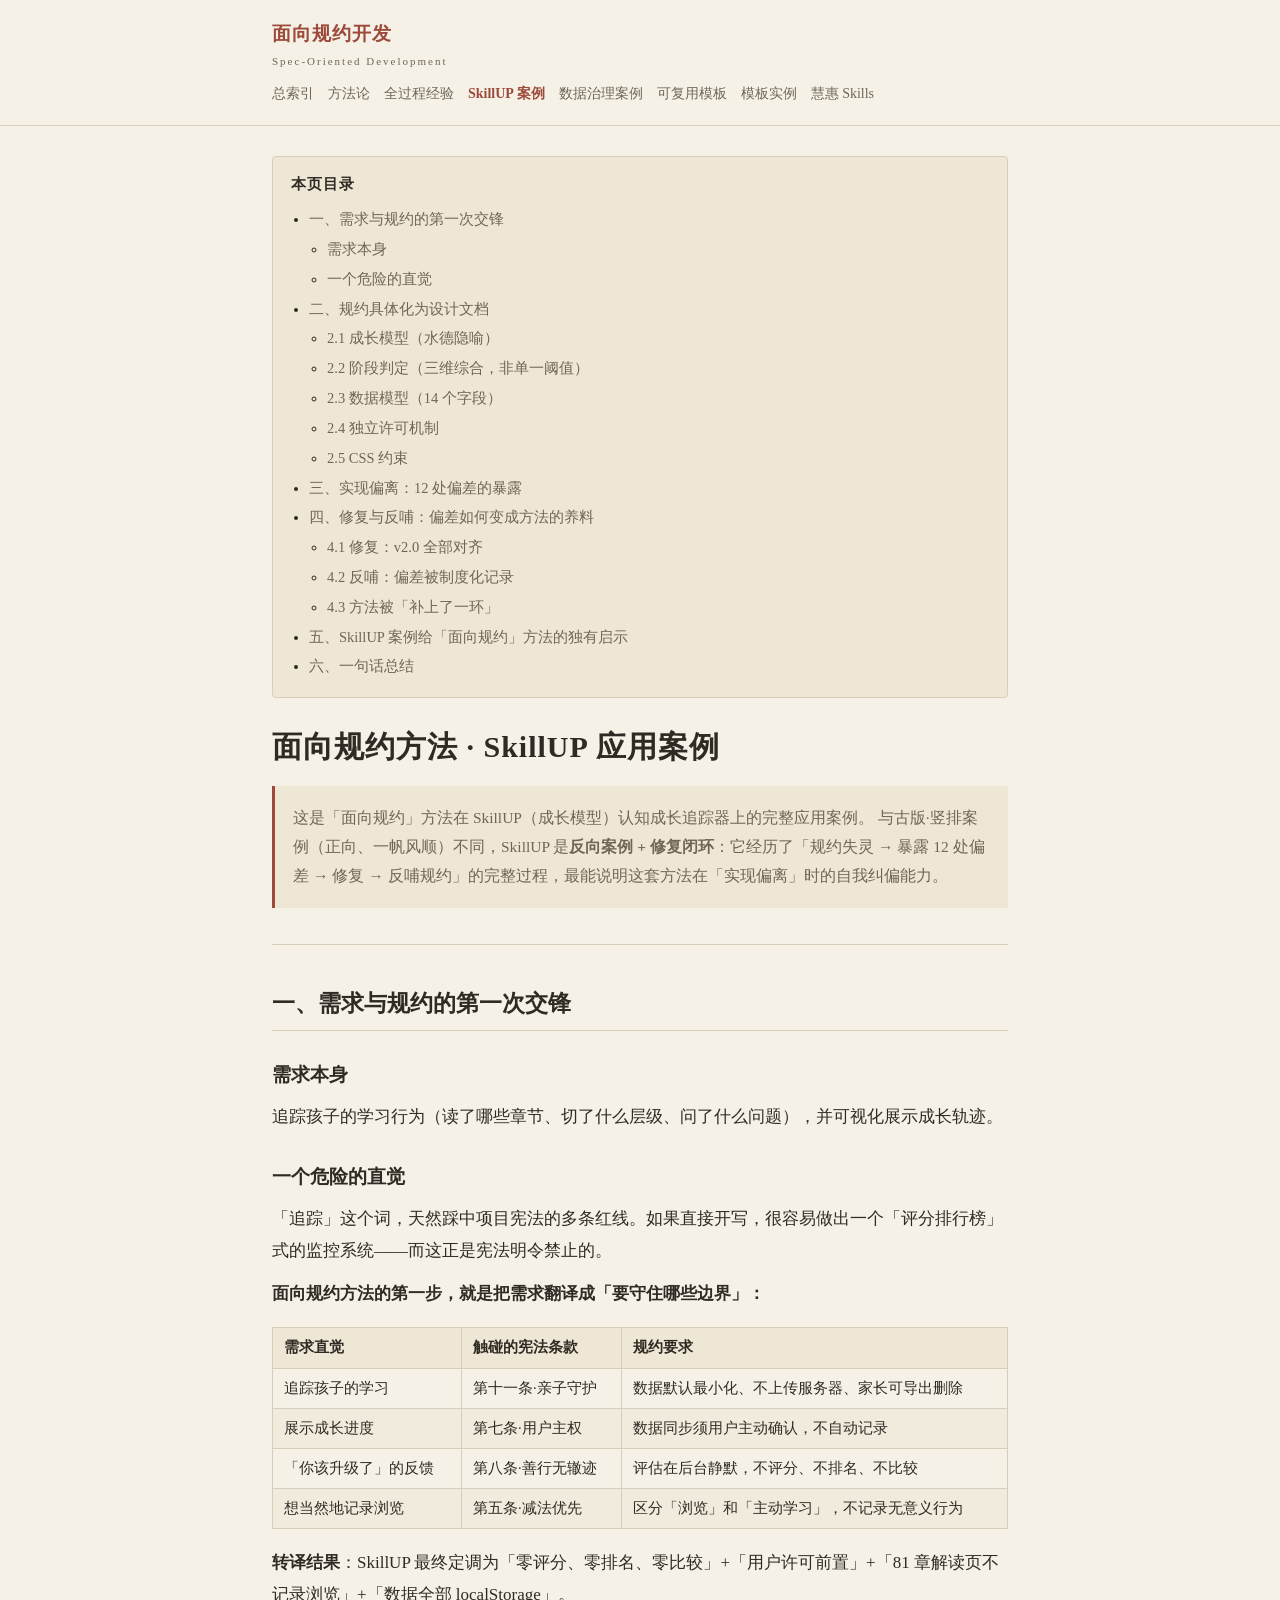
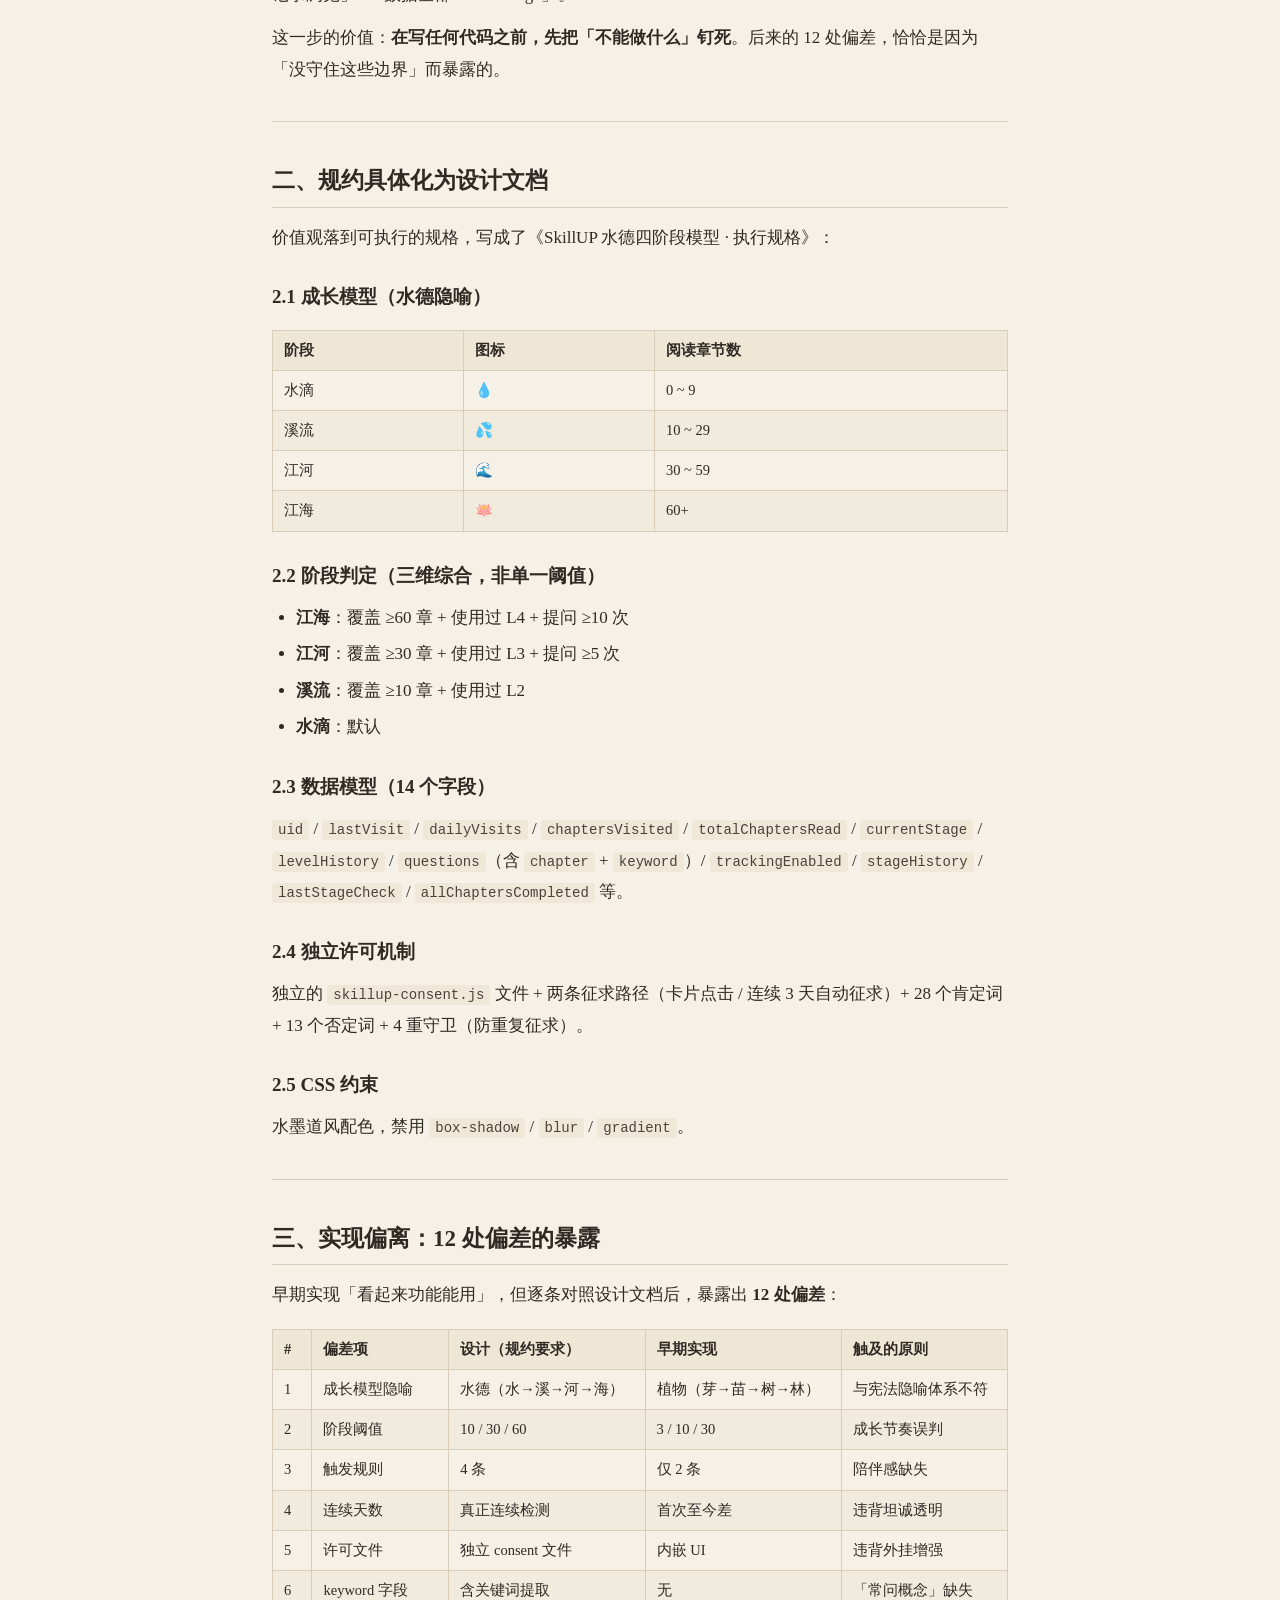
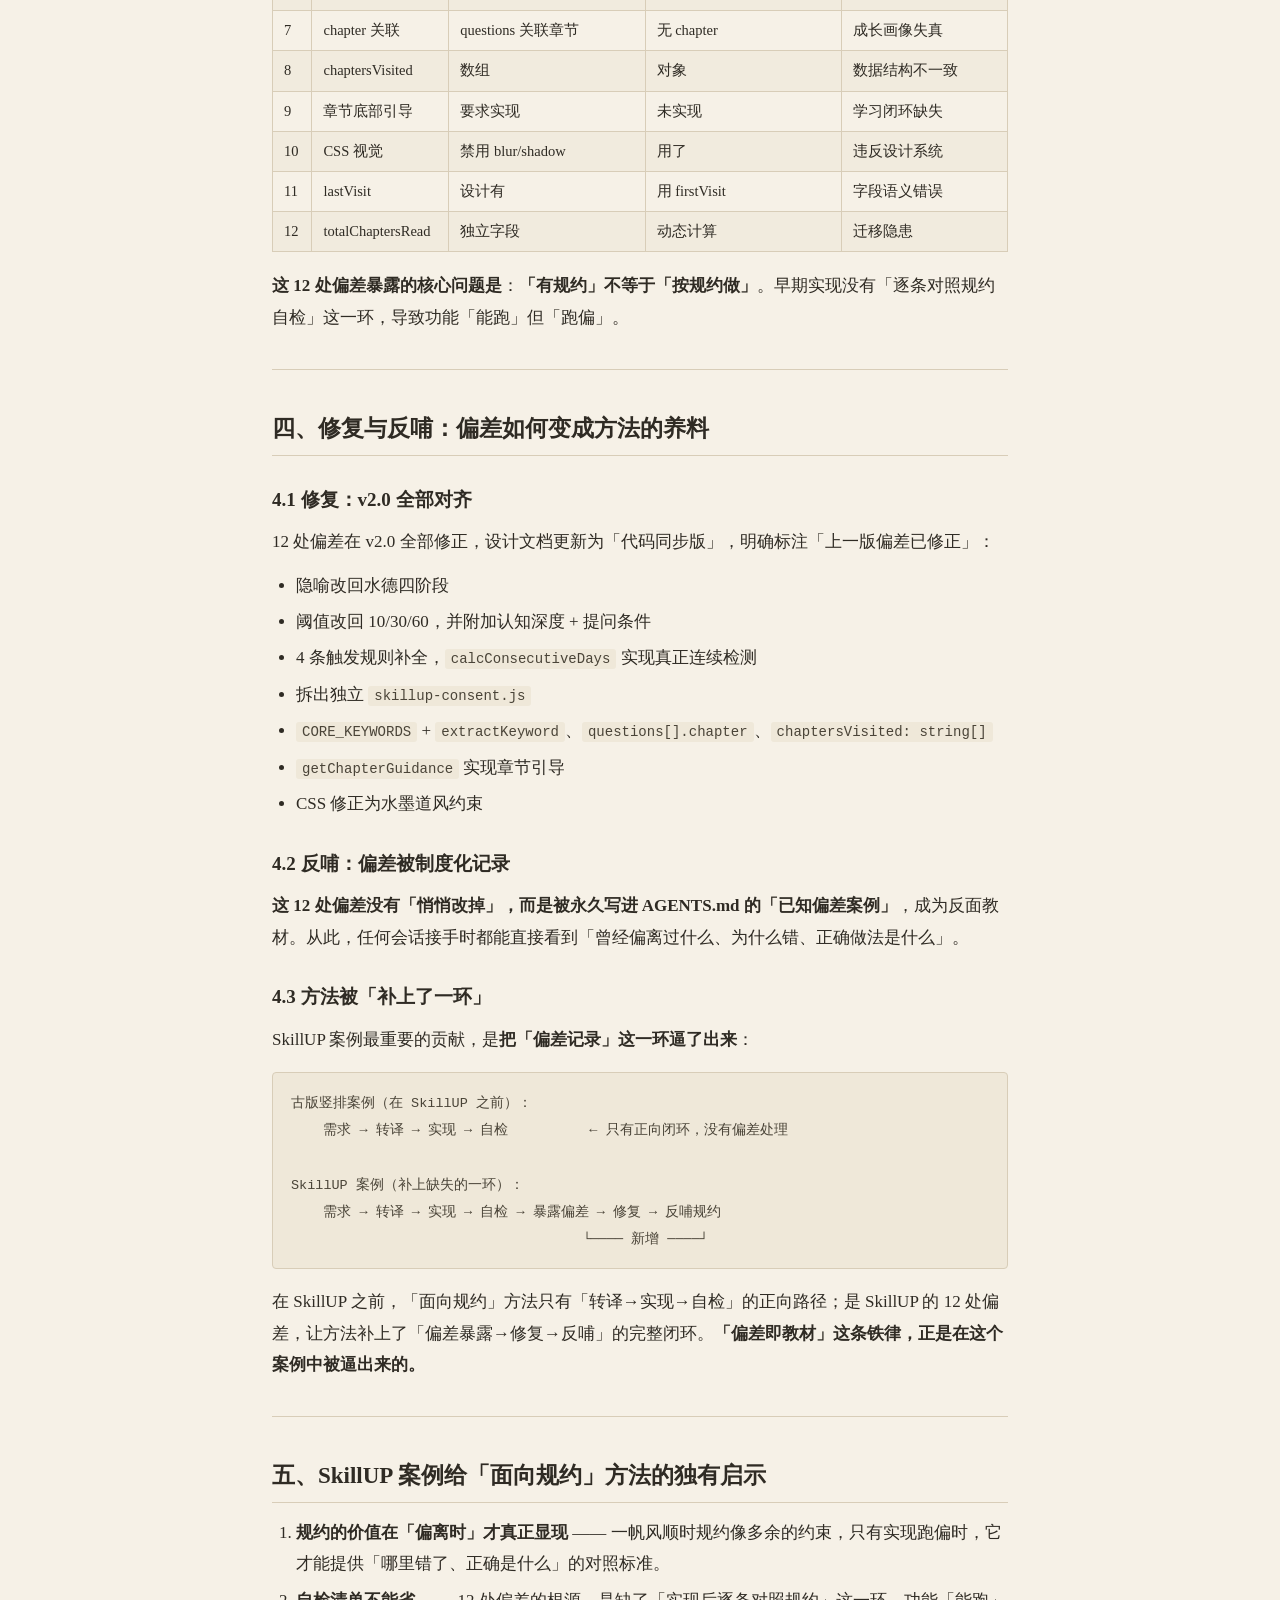
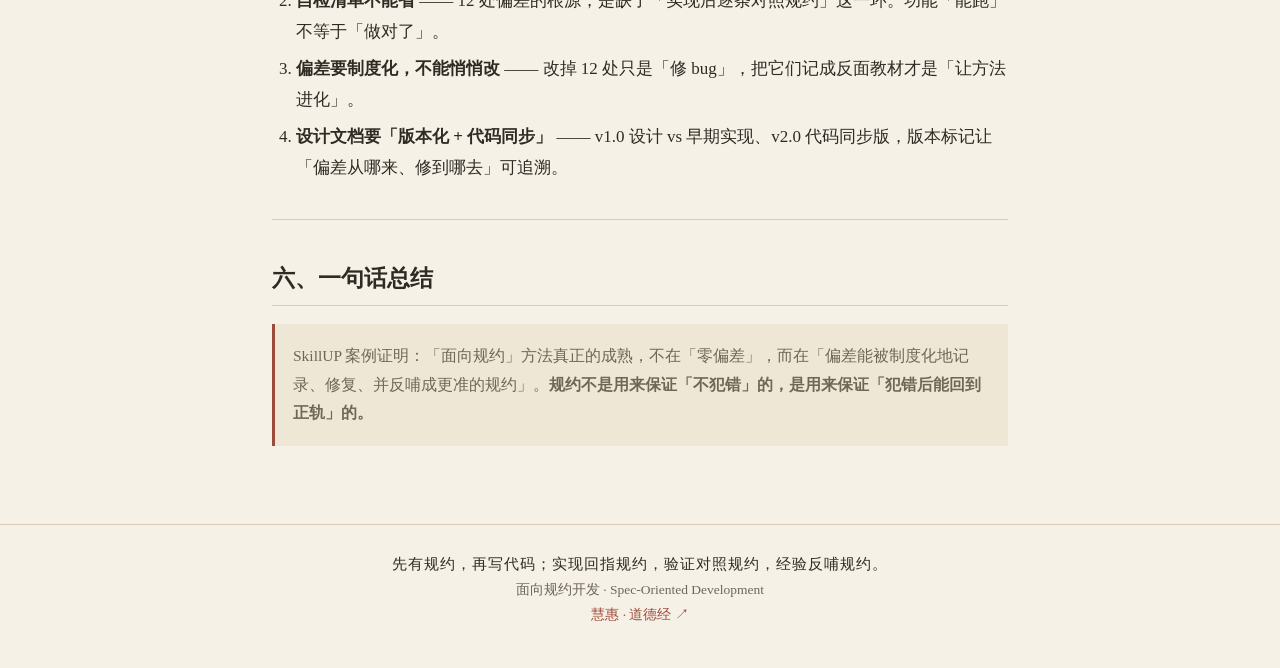
<file: site/03-面向规约方法-SkillUP案例.html>
﻿<!DOCTYPE html>
<html lang="zh-CN">
<head>
<meta charset="utf-8">
<meta name="viewport" content="width=device-width, initial-scale=1">
<title>面向规约方法 · SkillUP 应用案例 · 面向规约开发</title>
<link rel="stylesheet" href="style.css">
</head>
<body>
<header class="site-header">
  <div class="wrap">
    <a class="brand" href="index.html">面向规约开发<span class="en">Spec-Oriented Development</span></a>
    <nav class="site-nav"><a href="index.html">总索引</a><a href="01-面向规约开发方法论.html">方法论</a><a href="02-面向规约方法-全过程经验.html">全过程经验</a><a href="03-面向规约方法-SkillUP案例.html" class="active">SkillUP 案例</a><a href="04-面向规约方法-数据治理案例.html">数据治理案例</a><a href="05-面向规约-可复用模板.html">可复用模板</a><a href="06-面向规约-可复用模板-实际例子.html">模板实例</a><a href="07-术语对照基准-慧惠开发方法论-Skills.html">慧惠 Skills</a></nav>
  </div>
</header>
<main class="wrap">


<nav class="toc"><div class="toc-title">本页目录</div><ul><li><a href="#一-需求与规约的第一次交锋">一、需求与规约的第一次交锋</a><ul><li><a href="#需求本身">需求本身</a></li><li><a href="#一个危险的直觉">一个危险的直觉</a></li></ul></li><li><a href="#二-规约具体化为设计文档">二、规约具体化为设计文档</a><ul><li><a href="#2-1-成长模型-水德隐喻">2.1 成长模型（水德隐喻）</a></li><li><a href="#2-2-阶段判定-三维综合-非单一阈值">2.2 阶段判定（三维综合，非单一阈值）</a></li><li><a href="#2-3-数据模型-14-个字段">2.3 数据模型（14 个字段）</a></li><li><a href="#2-4-独立许可机制">2.4 独立许可机制</a></li><li><a href="#2-5-CSS-约束">2.5 CSS 约束</a></li></ul></li><li><a href="#三-实现偏离-12-处偏差的暴露">三、实现偏离：12 处偏差的暴露</a></li><li><a href="#四-修复与反哺-偏差如何变成方法的养料">四、修复与反哺：偏差如何变成方法的养料</a><ul><li><a href="#4-1-修复-v2-0-全部对齐">4.1 修复：v2.0 全部对齐</a></li><li><a href="#4-2-反哺-偏差被制度化记录">4.2 反哺：偏差被制度化记录</a></li><li><a href="#4-3-方法被-补上了一环">4.3 方法被「补上了一环」</a></li></ul></li><li><a href="#五-SkillUP-案例给-面向规约-方法的独有启示">五、SkillUP 案例给「面向规约」方法的独有启示</a></li><li><a href="#六-一句话总结">六、一句话总结</a></li></ul></nav>
<article class="content">
<h1 id="面向规约方法-SkillUP-应用案例">面向规约方法 · SkillUP 应用案例</h1>
<blockquote>
<p>这是「面向规约」方法在 SkillUP（成长模型）认知成长追踪器上的完整应用案例。
与古版·竖排案例（正向、一帆风顺）不同，SkillUP 是<strong>反向案例 + 修复闭环</strong>：它经历了「规约失灵 → 暴露 12 处偏差 → 修复 → 反哺规约」的完整过程，最能说明这套方法在「实现偏离」时的自我纠偏能力。</p>
</blockquote>
<hr />
<h2 id="一-需求与规约的第一次交锋">一、需求与规约的第一次交锋</h2>
<h3 id="需求本身">需求本身</h3>
<p>追踪孩子的学习行为（读了哪些章节、切了什么层级、问了什么问题），并可视化展示成长轨迹。</p>
<h3 id="一个危险的直觉">一个危险的直觉</h3>
<p>「追踪」这个词，天然踩中项目宪法的多条红线。如果直接开写，很容易做出一个「评分排行榜」式的监控系统——而这正是宪法明令禁止的。</p>
<p><strong>面向规约方法的第一步，就是把需求翻译成「要守住哪些边界」：</strong></p>
<table>
<thead>
<tr>
<th style="text-align: left;">需求直觉</th>
<th style="text-align: left;">触碰的宪法条款</th>
<th style="text-align: left;">规约要求</th>
</tr>
</thead>
<tbody>
<tr>
<td style="text-align: left;">追踪孩子的学习</td>
<td style="text-align: left;">第十一条·亲子守护</td>
<td style="text-align: left;">数据默认最小化、不上传服务器、家长可导出删除</td>
</tr>
<tr>
<td style="text-align: left;">展示成长进度</td>
<td style="text-align: left;">第七条·用户主权</td>
<td style="text-align: left;">数据同步须用户主动确认，不自动记录</td>
</tr>
<tr>
<td style="text-align: left;">「你该升级了」的反馈</td>
<td style="text-align: left;">第八条·善行无辙迹</td>
<td style="text-align: left;">评估在后台静默，不评分、不排名、不比较</td>
</tr>
<tr>
<td style="text-align: left;">想当然地记录浏览</td>
<td style="text-align: left;">第五条·减法优先</td>
<td style="text-align: left;">区分「浏览」和「主动学习」，不记录无意义行为</td>
</tr>
</tbody>
</table>
<p><strong>转译结果</strong>：SkillUP 最终定调为「零评分、零排名、零比较」+「用户许可前置」+「81 章解读页不记录浏览」+「数据全部 localStorage」。</p>
<p>这一步的价值：<strong>在写任何代码之前，先把「不能做什么」钉死</strong>。后来的 12 处偏差，恰恰是因为「没守住这些边界」而暴露的。</p>
<hr />
<h2 id="二-规约具体化为设计文档">二、规约具体化为设计文档</h2>
<p>价值观落到可执行的规格，写成了《SkillUP 水德四阶段模型 · 执行规格》：</p>
<h3 id="2-1-成长模型-水德隐喻">2.1 成长模型（水德隐喻）</h3>
<table>
<thead>
<tr>
<th style="text-align: left;">阶段</th>
<th style="text-align: left;">图标</th>
<th style="text-align: left;">阅读章节数</th>
</tr>
</thead>
<tbody>
<tr>
<td style="text-align: left;">水滴</td>
<td style="text-align: left;">💧</td>
<td style="text-align: left;">0 ~ 9</td>
</tr>
<tr>
<td style="text-align: left;">溪流</td>
<td style="text-align: left;">💦</td>
<td style="text-align: left;">10 ~ 29</td>
</tr>
<tr>
<td style="text-align: left;">江河</td>
<td style="text-align: left;">🌊</td>
<td style="text-align: left;">30 ~ 59</td>
</tr>
<tr>
<td style="text-align: left;">江海</td>
<td style="text-align: left;">🪷</td>
<td style="text-align: left;">60+</td>
</tr>
</tbody>
</table>
<h3 id="2-2-阶段判定-三维综合-非单一阈值">2.2 阶段判定（三维综合，非单一阈值）</h3>
<ul>
<li><strong>江海</strong>：覆盖 ≥60 章 + 使用过 L4 + 提问 ≥10 次</li>
<li><strong>江河</strong>：覆盖 ≥30 章 + 使用过 L3 + 提问 ≥5 次</li>
<li><strong>溪流</strong>：覆盖 ≥10 章 + 使用过 L2</li>
<li><strong>水滴</strong>：默认</li>
</ul>
<h3 id="2-3-数据模型-14-个字段">2.3 数据模型（14 个字段）</h3>
<p><code>uid</code> / <code>lastVisit</code> / <code>dailyVisits</code> / <code>chaptersVisited</code> / <code>totalChaptersRead</code> / <code>currentStage</code> / <code>levelHistory</code> / <code>questions</code>（含 <code>chapter</code> + <code>keyword</code>）/ <code>trackingEnabled</code> / <code>stageHistory</code> / <code>lastStageCheck</code> / <code>allChaptersCompleted</code> 等。</p>
<h3 id="2-4-独立许可机制">2.4 独立许可机制</h3>
<p>独立的 <code>skillup-consent.js</code> 文件 + 两条征求路径（卡片点击 / 连续 3 天自动征求）+ 28 个肯定词 + 13 个否定词 + 4 重守卫（防重复征求）。</p>
<h3 id="2-5-CSS-约束">2.5 CSS 约束</h3>
<p>水墨道风配色，禁用 <code>box-shadow</code> / <code>blur</code> / <code>gradient</code>。</p>
<hr />
<h2 id="三-实现偏离-12-处偏差的暴露">三、实现偏离：12 处偏差的暴露</h2>
<p>早期实现「看起来功能能用」，但逐条对照设计文档后，暴露出 <strong>12 处偏差</strong>：</p>
<table>
<thead>
<tr>
<th style="text-align: left;">#</th>
<th style="text-align: left;">偏差项</th>
<th style="text-align: left;">设计（规约要求）</th>
<th style="text-align: left;">早期实现</th>
<th style="text-align: left;">触及的原则</th>
</tr>
</thead>
<tbody>
<tr>
<td style="text-align: left;">1</td>
<td style="text-align: left;">成长模型隐喻</td>
<td style="text-align: left;">水德（水→溪→河→海）</td>
<td style="text-align: left;">植物（芽→苗→树→林）</td>
<td style="text-align: left;">与宪法隐喻体系不符</td>
</tr>
<tr>
<td style="text-align: left;">2</td>
<td style="text-align: left;">阶段阈值</td>
<td style="text-align: left;">10 / 30 / 60</td>
<td style="text-align: left;">3 / 10 / 30</td>
<td style="text-align: left;">成长节奏误判</td>
</tr>
<tr>
<td style="text-align: left;">3</td>
<td style="text-align: left;">触发规则</td>
<td style="text-align: left;">4 条</td>
<td style="text-align: left;">仅 2 条</td>
<td style="text-align: left;">陪伴感缺失</td>
</tr>
<tr>
<td style="text-align: left;">4</td>
<td style="text-align: left;">连续天数</td>
<td style="text-align: left;">真正连续检测</td>
<td style="text-align: left;">首次至今差</td>
<td style="text-align: left;">违背坦诚透明</td>
</tr>
<tr>
<td style="text-align: left;">5</td>
<td style="text-align: left;">许可文件</td>
<td style="text-align: left;">独立 consent 文件</td>
<td style="text-align: left;">内嵌 UI</td>
<td style="text-align: left;">违背外挂增强</td>
</tr>
<tr>
<td style="text-align: left;">6</td>
<td style="text-align: left;">keyword 字段</td>
<td style="text-align: left;">含关键词提取</td>
<td style="text-align: left;">无</td>
<td style="text-align: left;">「常问概念」缺失</td>
</tr>
<tr>
<td style="text-align: left;">7</td>
<td style="text-align: left;">chapter 关联</td>
<td style="text-align: left;">questions 关联章节</td>
<td style="text-align: left;">无 chapter</td>
<td style="text-align: left;">成长画像失真</td>
</tr>
<tr>
<td style="text-align: left;">8</td>
<td style="text-align: left;">chaptersVisited</td>
<td style="text-align: left;">数组</td>
<td style="text-align: left;">对象</td>
<td style="text-align: left;">数据结构不一致</td>
</tr>
<tr>
<td style="text-align: left;">9</td>
<td style="text-align: left;">章节底部引导</td>
<td style="text-align: left;">要求实现</td>
<td style="text-align: left;">未实现</td>
<td style="text-align: left;">学习闭环缺失</td>
</tr>
<tr>
<td style="text-align: left;">10</td>
<td style="text-align: left;">CSS 视觉</td>
<td style="text-align: left;">禁用 blur/shadow</td>
<td style="text-align: left;">用了</td>
<td style="text-align: left;">违反设计系统</td>
</tr>
<tr>
<td style="text-align: left;">11</td>
<td style="text-align: left;">lastVisit</td>
<td style="text-align: left;">设计有</td>
<td style="text-align: left;">用 firstVisit</td>
<td style="text-align: left;">字段语义错误</td>
</tr>
<tr>
<td style="text-align: left;">12</td>
<td style="text-align: left;">totalChaptersRead</td>
<td style="text-align: left;">独立字段</td>
<td style="text-align: left;">动态计算</td>
<td style="text-align: left;">迁移隐患</td>
</tr>
</tbody>
</table>
<p><strong>这 12 处偏差暴露的核心问题是</strong>：<strong>「有规约」不等于「按规约做」</strong>。早期实现没有「逐条对照规约自检」这一环，导致功能「能跑」但「跑偏」。</p>
<hr />
<h2 id="四-修复与反哺-偏差如何变成方法的养料">四、修复与反哺：偏差如何变成方法的养料</h2>
<h3 id="4-1-修复-v2-0-全部对齐">4.1 修复：v2.0 全部对齐</h3>
<p>12 处偏差在 v2.0 全部修正，设计文档更新为「代码同步版」，明确标注「上一版偏差已修正」：</p>
<ul>
<li>隐喻改回水德四阶段</li>
<li>阈值改回 10/30/60，并附加认知深度 + 提问条件</li>
<li>4 条触发规则补全，<code>calcConsecutiveDays</code> 实现真正连续检测</li>
<li>拆出独立 <code>skillup-consent.js</code></li>
<li><code>CORE_KEYWORDS</code> + <code>extractKeyword</code>、<code>questions[].chapter</code>、<code>chaptersVisited: string[]</code></li>
<li><code>getChapterGuidance</code> 实现章节引导</li>
<li>CSS 修正为水墨道风约束</li>
</ul>
<h3 id="4-2-反哺-偏差被制度化记录">4.2 反哺：偏差被制度化记录</h3>
<p><strong>这 12 处偏差没有「悄悄改掉」，而是被永久写进 AGENTS.md 的「已知偏差案例」</strong>，成为反面教材。从此，任何会话接手时都能直接看到「曾经偏离过什么、为什么错、正确做法是什么」。</p>
<h3 id="4-3-方法被-补上了一环">4.3 方法被「补上了一环」</h3>
<p>SkillUP 案例最重要的贡献，是<strong>把「偏差记录」这一环逼了出来</strong>：</p>
<pre><code>古版竖排案例（在 SkillUP 之前）：
    需求 → 转译 → 实现 → 自检          ← 只有正向闭环，没有偏差处理

SkillUP 案例（补上缺失的一环）：
    需求 → 转译 → 实现 → 自检 → 暴露偏差 → 修复 → 反哺规约
                                    └──── 新增 ────┘
</code></pre>
<p>在 SkillUP 之前，「面向规约」方法只有「转译→实现→自检」的正向路径；是 SkillUP 的 12 处偏差，让方法补上了「偏差暴露→修复→反哺」的完整闭环。<strong>「偏差即教材」这条铁律，正是在这个案例中被逼出来的。</strong></p>
<hr />
<h2 id="五-SkillUP-案例给-面向规约-方法的独有启示">五、SkillUP 案例给「面向规约」方法的独有启示</h2>
<ol>
<li><strong>规约的价值在「偏离时」才真正显现</strong> —— 一帆风顺时规约像多余的约束，只有实现跑偏时，它才能提供「哪里错了、正确是什么」的对照标准。</li>
<li><strong>自检清单不能省</strong> —— 12 处偏差的根源，是缺了「实现后逐条对照规约」这一环。功能「能跑」不等于「做对了」。</li>
<li><strong>偏差要制度化，不能悄悄改</strong> —— 改掉 12 处只是「修 bug」，把它们记成反面教材才是「让方法进化」。</li>
<li><strong>设计文档要「版本化 + 代码同步」</strong> —— v1.0 设计 vs 早期实现、v2.0 代码同步版，版本标记让「偏差从哪来、修到哪去」可追溯。</li>
</ol>
<hr />
<h2 id="六-一句话总结">六、一句话总结</h2>
<blockquote>
<p>SkillUP 案例证明：「面向规约」方法真正的成熟，不在「零偏差」，而在「偏差能被制度化地记录、修复、并反哺成更准的规约」。<strong>规约不是用来保证「不犯错」的，是用来保证「犯错后能回到正轨」的。</strong></p>
</blockquote>
</article>
</main>
<footer class="site-footer">
  <div class="principle">先有规约，再写代码；实现回指规约，验证对照规约，经验反哺规约。</div>
  <div>面向规约开发 · Spec-Oriented Development</div>
  <div><a href="https://hui-skill.org/" target="_blank" rel="noopener">慧惠 · 道德经 ↗</a></div>
</footer>
</body>
</html>
</file>
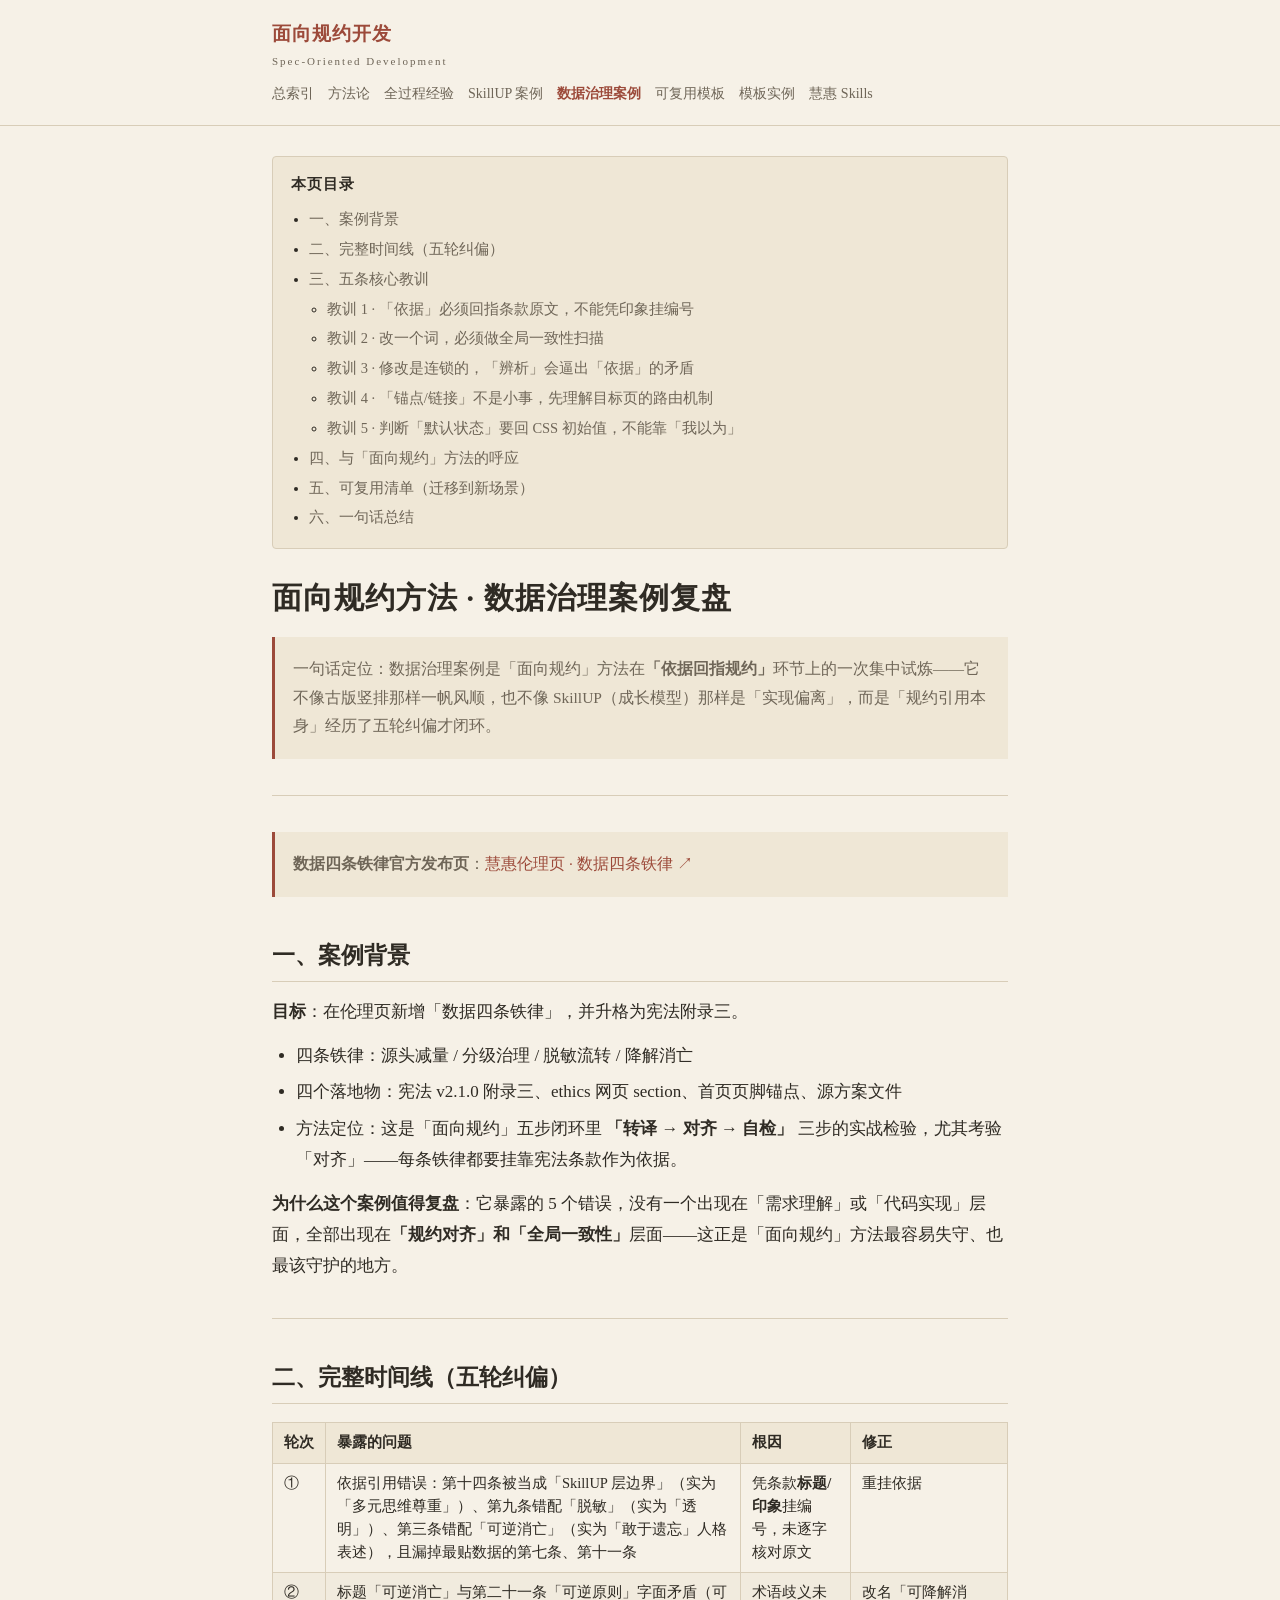
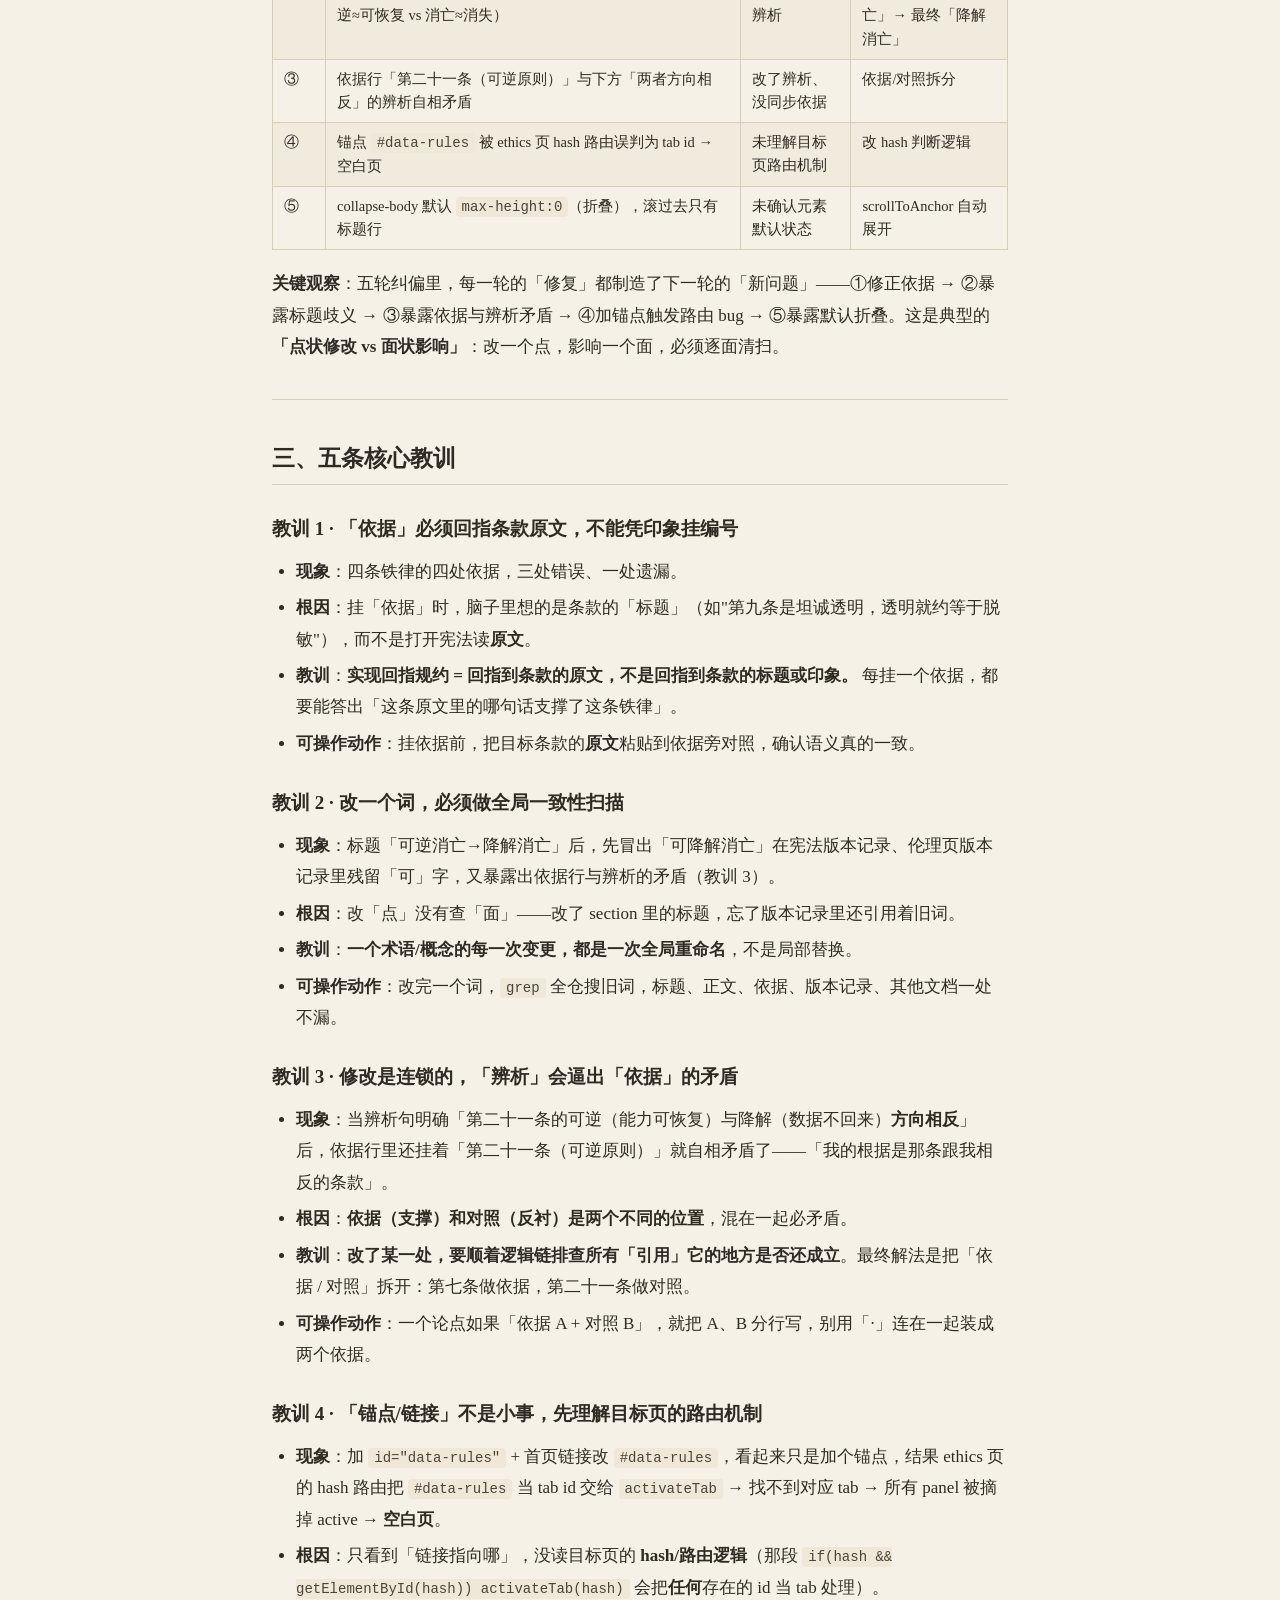
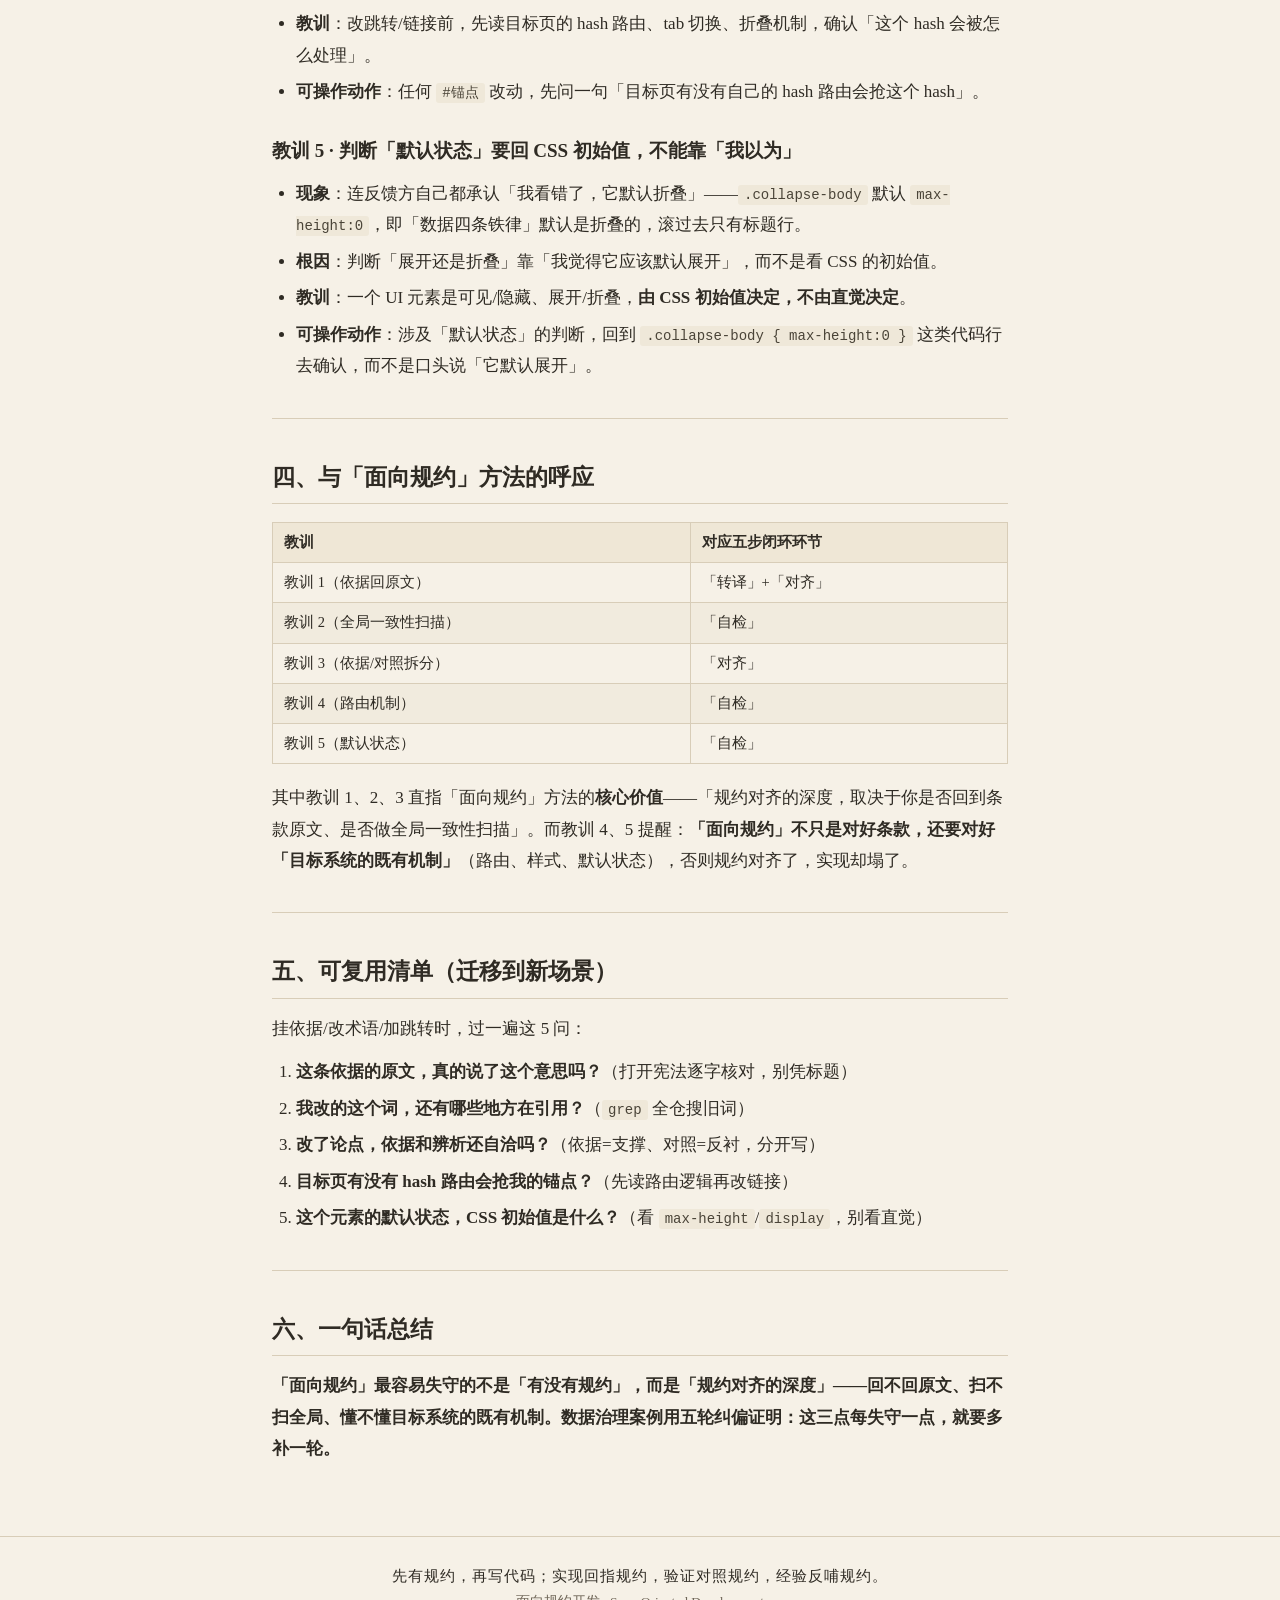
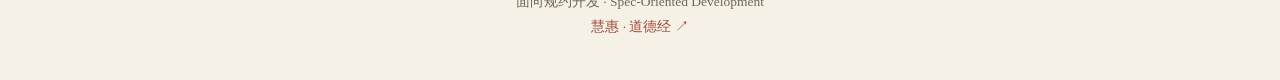
<file: site/04-面向规约方法-数据治理案例.html>
﻿<!DOCTYPE html>
<html lang="zh-CN">
<head>
<meta charset="utf-8">
<meta name="viewport" content="width=device-width, initial-scale=1">
<title>面向规约方法 · 数据治理案例复盘 · 面向规约开发</title>
<link rel="stylesheet" href="style.css">
</head>
<body>
<header class="site-header">
  <div class="wrap">
    <a class="brand" href="index.html">面向规约开发<span class="en">Spec-Oriented Development</span></a>
    <nav class="site-nav"><a href="index.html">总索引</a><a href="01-面向规约开发方法论.html">方法论</a><a href="02-面向规约方法-全过程经验.html">全过程经验</a><a href="03-面向规约方法-SkillUP案例.html">SkillUP 案例</a><a href="04-面向规约方法-数据治理案例.html" class="active">数据治理案例</a><a href="05-面向规约-可复用模板.html">可复用模板</a><a href="06-面向规约-可复用模板-实际例子.html">模板实例</a><a href="07-术语对照基准-慧惠开发方法论-Skills.html">慧惠 Skills</a></nav>
  </div>
</header>
<main class="wrap">


<nav class="toc"><div class="toc-title">本页目录</div><ul><li><a href="#一-案例背景">一、案例背景</a></li><li><a href="#二-完整时间线-五轮纠偏">二、完整时间线（五轮纠偏）</a></li><li><a href="#三-五条核心教训">三、五条核心教训</a><ul><li><a href="#教训-1-依据-必须回指条款原文-不能凭印象挂编号">教训 1 · 「依据」必须回指条款原文，不能凭印象挂编号</a></li><li><a href="#教训-2-改一个词-必须做全局一致性扫描">教训 2 · 改一个词，必须做全局一致性扫描</a></li><li><a href="#教训-3-修改是连锁的-辨析-会逼出-依据-的矛盾">教训 3 · 修改是连锁的，「辨析」会逼出「依据」的矛盾</a></li><li><a href="#教训-4-锚点-链接-不是小事-先理解目标页的路由机制">教训 4 · 「锚点/链接」不是小事，先理解目标页的路由机制</a></li><li><a href="#教训-5-判断-默认状态-要回-CSS-初始值-不能靠-我以为">教训 5 · 判断「默认状态」要回 CSS 初始值，不能靠「我以为」</a></li></ul></li><li><a href="#四-与-面向规约-方法的呼应">四、与「面向规约」方法的呼应</a></li><li><a href="#五-可复用清单-迁移到新场景">五、可复用清单（迁移到新场景）</a></li><li><a href="#六-一句话总结">六、一句话总结</a></li></ul></nav>
<article class="content">
<h1 id="面向规约方法-数据治理案例复盘">面向规约方法 · 数据治理案例复盘</h1>
<blockquote>
<p>一句话定位：数据治理案例是「面向规约」方法在<strong>「依据回指规约」</strong>环节上的一次集中试炼——它不像古版竖排那样一帆风顺，也不像 SkillUP（成长模型）那样是「实现偏离」，而是「规约引用本身」经历了五轮纠偏才闭环。</p>
</blockquote>
<hr />
<blockquote>
<p><strong>数据四条铁律官方发布页</strong>：<a href="https://hui-skill.org/ethics/#data-rules" target="_blank" rel="noopener">慧惠伦理页 · 数据四条铁律 ↗</a></p>
</blockquote>
<h2 id="一-案例背景">一、案例背景</h2>
<p><strong>目标</strong>：在伦理页新增「数据四条铁律」，并升格为宪法附录三。</p>
<ul>
<li>四条铁律：源头减量 / 分级治理 / 脱敏流转 / 降解消亡</li>
<li>四个落地物：宪法 v2.1.0 附录三、ethics 网页 section、首页页脚锚点、源方案文件</li>
<li>方法定位：这是「面向规约」五步闭环里 <strong>「转译 → 对齐 → 自检」</strong> 三步的实战检验，尤其考验「对齐」——每条铁律都要挂靠宪法条款作为依据。</li>
</ul>
<p><strong>为什么这个案例值得复盘</strong>：它暴露的 5 个错误，没有一个出现在「需求理解」或「代码实现」层面，全部出现在<strong>「规约对齐」和「全局一致性」</strong>层面——这正是「面向规约」方法最容易失守、也最该守护的地方。</p>
<hr />
<h2 id="二-完整时间线-五轮纠偏">二、完整时间线（五轮纠偏）</h2>
<table>
<thead>
<tr>
<th style="text-align: left;">轮次</th>
<th style="text-align: left;">暴露的问题</th>
<th style="text-align: left;">根因</th>
<th style="text-align: left;">修正</th>
</tr>
</thead>
<tbody>
<tr>
<td style="text-align: left;">①</td>
<td style="text-align: left;">依据引用错误：第十四条被当成「SkillUP 层边界」（实为「多元思维尊重」）、第九条错配「脱敏」（实为「透明」）、第三条错配「可逆消亡」（实为「敢于遗忘」人格表述），且漏掉最贴数据的第七条、第十一条</td>
<td style="text-align: left;">凭条款<strong>标题/印象</strong>挂编号，未逐字核对原文</td>
<td style="text-align: left;">重挂依据</td>
</tr>
<tr>
<td style="text-align: left;">②</td>
<td style="text-align: left;">标题「可逆消亡」与第二十一条「可逆原则」字面矛盾（可逆≈可恢复 vs 消亡≈消失）</td>
<td style="text-align: left;">术语歧义未辨析</td>
<td style="text-align: left;">改名「可降解消亡」→ 最终「降解消亡」</td>
</tr>
<tr>
<td style="text-align: left;">③</td>
<td style="text-align: left;">依据行「第二十一条（可逆原则）」与下方「两者方向相反」的辨析自相矛盾</td>
<td style="text-align: left;">改了辨析、没同步依据</td>
<td style="text-align: left;">依据/对照拆分</td>
</tr>
<tr>
<td style="text-align: left;">④</td>
<td style="text-align: left;">锚点 <code>#data-rules</code> 被 ethics 页 hash 路由误判为 tab id → 空白页</td>
<td style="text-align: left;">未理解目标页路由机制</td>
<td style="text-align: left;">改 hash 判断逻辑</td>
</tr>
<tr>
<td style="text-align: left;">⑤</td>
<td style="text-align: left;">collapse-body 默认 <code>max-height:0</code>（折叠），滚过去只有标题行</td>
<td style="text-align: left;">未确认元素默认状态</td>
<td style="text-align: left;">scrollToAnchor 自动展开</td>
</tr>
</tbody>
</table>
<p><strong>关键观察</strong>：五轮纠偏里，每一轮的「修复」都制造了下一轮的「新问题」——①修正依据 → ②暴露标题歧义 → ③暴露依据与辨析矛盾 → ④加锚点触发路由 bug → ⑤暴露默认折叠。这是典型的<strong>「点状修改 vs 面状影响」</strong>：改一个点，影响一个面，必须逐面清扫。</p>
<hr />
<h2 id="三-五条核心教训">三、五条核心教训</h2>
<h3 id="教训-1-依据-必须回指条款原文-不能凭印象挂编号">教训 1 · 「依据」必须回指条款原文，不能凭印象挂编号</h3>
<ul>
<li><strong>现象</strong>：四条铁律的四处依据，三处错误、一处遗漏。</li>
<li><strong>根因</strong>：挂「依据」时，脑子里想的是条款的「标题」（如"第九条是坦诚透明，透明就约等于脱敏"），而不是打开宪法读<strong>原文</strong>。</li>
<li><strong>教训</strong>：<strong>实现回指规约 = 回指到条款的原文，不是回指到条款的标题或印象。</strong> 每挂一个依据，都要能答出「这条原文里的哪句话支撑了这条铁律」。</li>
<li><strong>可操作动作</strong>：挂依据前，把目标条款的<strong>原文</strong>粘贴到依据旁对照，确认语义真的一致。</li>
</ul>
<h3 id="教训-2-改一个词-必须做全局一致性扫描">教训 2 · 改一个词，必须做全局一致性扫描</h3>
<ul>
<li><strong>现象</strong>：标题「可逆消亡→降解消亡」后，先冒出「可降解消亡」在宪法版本记录、伦理页版本记录里残留「可」字，又暴露出依据行与辨析的矛盾（教训 3）。</li>
<li><strong>根因</strong>：改「点」没有查「面」——改了 section 里的标题，忘了版本记录里还引用着旧词。</li>
<li><strong>教训</strong>：<strong>一个术语/概念的每一次变更，都是一次全局重命名</strong>，不是局部替换。</li>
<li><strong>可操作动作</strong>：改完一个词，<code>grep</code> 全仓搜旧词，标题、正文、依据、版本记录、其他文档一处不漏。</li>
</ul>
<h3 id="教训-3-修改是连锁的-辨析-会逼出-依据-的矛盾">教训 3 · 修改是连锁的，「辨析」会逼出「依据」的矛盾</h3>
<ul>
<li><strong>现象</strong>：当辨析句明确「第二十一条的可逆（能力可恢复）与降解（数据不回来）<strong>方向相反</strong>」后，依据行里还挂着「第二十一条（可逆原则）」就自相矛盾了——「我的根据是那条跟我相反的条款」。</li>
<li><strong>根因</strong>：<strong>依据（支撑）和对照（反衬）是两个不同的位置</strong>，混在一起必矛盾。</li>
<li><strong>教训</strong>：<strong>改了某一处，要顺着逻辑链排查所有「引用」它的地方是否还成立</strong>。最终解法是把「依据 / 对照」拆开：第七条做依据，第二十一条做对照。</li>
<li><strong>可操作动作</strong>：一个论点如果「依据 A + 对照 B」，就把 A、B 分行写，别用「·」连在一起装成两个依据。</li>
</ul>
<h3 id="教训-4-锚点-链接-不是小事-先理解目标页的路由机制">教训 4 · 「锚点/链接」不是小事，先理解目标页的路由机制</h3>
<ul>
<li><strong>现象</strong>：加 <code>id="data-rules"</code> + 首页链接改 <code>#data-rules</code>，看起来只是加个锚点，结果 ethics 页的 hash 路由把 <code>#data-rules</code> 当 tab id 交给 <code>activateTab</code> → 找不到对应 tab → 所有 panel 被摘掉 active → <strong>空白页</strong>。</li>
<li><strong>根因</strong>：只看到「链接指向哪」，没读目标页的 <strong>hash/路由逻辑</strong>（那段 <code>if(hash &amp;&amp; getElementById(hash)) activateTab(hash)</code> 会把<strong>任何</strong>存在的 id 当 tab 处理）。</li>
<li><strong>教训</strong>：改跳转/链接前，先读目标页的 hash 路由、tab 切换、折叠机制，确认「这个 hash 会被怎么处理」。</li>
<li><strong>可操作动作</strong>：任何 <code>#锚点</code> 改动，先问一句「目标页有没有自己的 hash 路由会抢这个 hash」。</li>
</ul>
<h3 id="教训-5-判断-默认状态-要回-CSS-初始值-不能靠-我以为">教训 5 · 判断「默认状态」要回 CSS 初始值，不能靠「我以为」</h3>
<ul>
<li><strong>现象</strong>：连反馈方自己都承认「我看错了，它默认折叠」——<code>.collapse-body</code> 默认 <code>max-height:0</code>，即「数据四条铁律」默认是折叠的，滚过去只有标题行。</li>
<li><strong>根因</strong>：判断「展开还是折叠」靠「我觉得它应该默认展开」，而不是看 CSS 的初始值。</li>
<li><strong>教训</strong>：一个 UI 元素是可见/隐藏、展开/折叠，<strong>由 CSS 初始值决定，不由直觉决定</strong>。</li>
<li><strong>可操作动作</strong>：涉及「默认状态」的判断，回到 <code>.collapse-body { max-height:0 }</code> 这类代码行去确认，而不是口头说「它默认展开」。</li>
</ul>
<hr />
<h2 id="四-与-面向规约-方法的呼应">四、与「面向规约」方法的呼应</h2>
<table>
<thead>
<tr>
<th style="text-align: left;">教训</th>
<th style="text-align: left;">对应五步闭环环节</th>
</tr>
</thead>
<tbody>
<tr>
<td style="text-align: left;">教训 1（依据回原文）</td>
<td style="text-align: left;">「转译」+「对齐」</td>
</tr>
<tr>
<td style="text-align: left;">教训 2（全局一致性扫描）</td>
<td style="text-align: left;">「自检」</td>
</tr>
<tr>
<td style="text-align: left;">教训 3（依据/对照拆分）</td>
<td style="text-align: left;">「对齐」</td>
</tr>
<tr>
<td style="text-align: left;">教训 4（路由机制）</td>
<td style="text-align: left;">「自检」</td>
</tr>
<tr>
<td style="text-align: left;">教训 5（默认状态）</td>
<td style="text-align: left;">「自检」</td>
</tr>
</tbody>
</table>
<p>其中教训 1、2、3 直指「面向规约」方法的<strong>核心价值</strong>——「规约对齐的深度，取决于你是否回到条款原文、是否做全局一致性扫描」。而教训 4、5 提醒：<strong>「面向规约」不只是对好条款，还要对好「目标系统的既有机制」</strong>（路由、样式、默认状态），否则规约对齐了，实现却塌了。</p>
<hr />
<h2 id="五-可复用清单-迁移到新场景">五、可复用清单（迁移到新场景）</h2>
<p>挂依据/改术语/加跳转时，过一遍这 5 问：</p>
<ol>
<li><strong>这条依据的原文，真的说了这个意思吗？</strong>（打开宪法逐字核对，别凭标题）</li>
<li><strong>我改的这个词，还有哪些地方在引用？</strong>（<code>grep</code> 全仓搜旧词）</li>
<li><strong>改了论点，依据和辨析还自洽吗？</strong>（依据=支撑、对照=反衬，分开写）</li>
<li><strong>目标页有没有 hash 路由会抢我的锚点？</strong>（先读路由逻辑再改链接）</li>
<li><strong>这个元素的默认状态，CSS 初始值是什么？</strong>（看 <code>max-height</code>/<code>display</code>，别看直觉）</li>
</ol>
<hr />
<h2 id="六-一句话总结">六、一句话总结</h2>
<p><strong>「面向规约」最容易失守的不是「有没有规约」，而是「规约对齐的深度」——回不回原文、扫不扫全局、懂不懂目标系统的既有机制。数据治理案例用五轮纠偏证明：这三点每失守一点，就要多补一轮。</strong></p>
</article>
</main>
<footer class="site-footer">
  <div class="principle">先有规约，再写代码；实现回指规约，验证对照规约，经验反哺规约。</div>
  <div>面向规约开发 · Spec-Oriented Development</div>
  <div><a href="https://hui-skill.org/" target="_blank" rel="noopener">慧惠 · 道德经 ↗</a></div>
</footer>
</body>
</html>
</file>
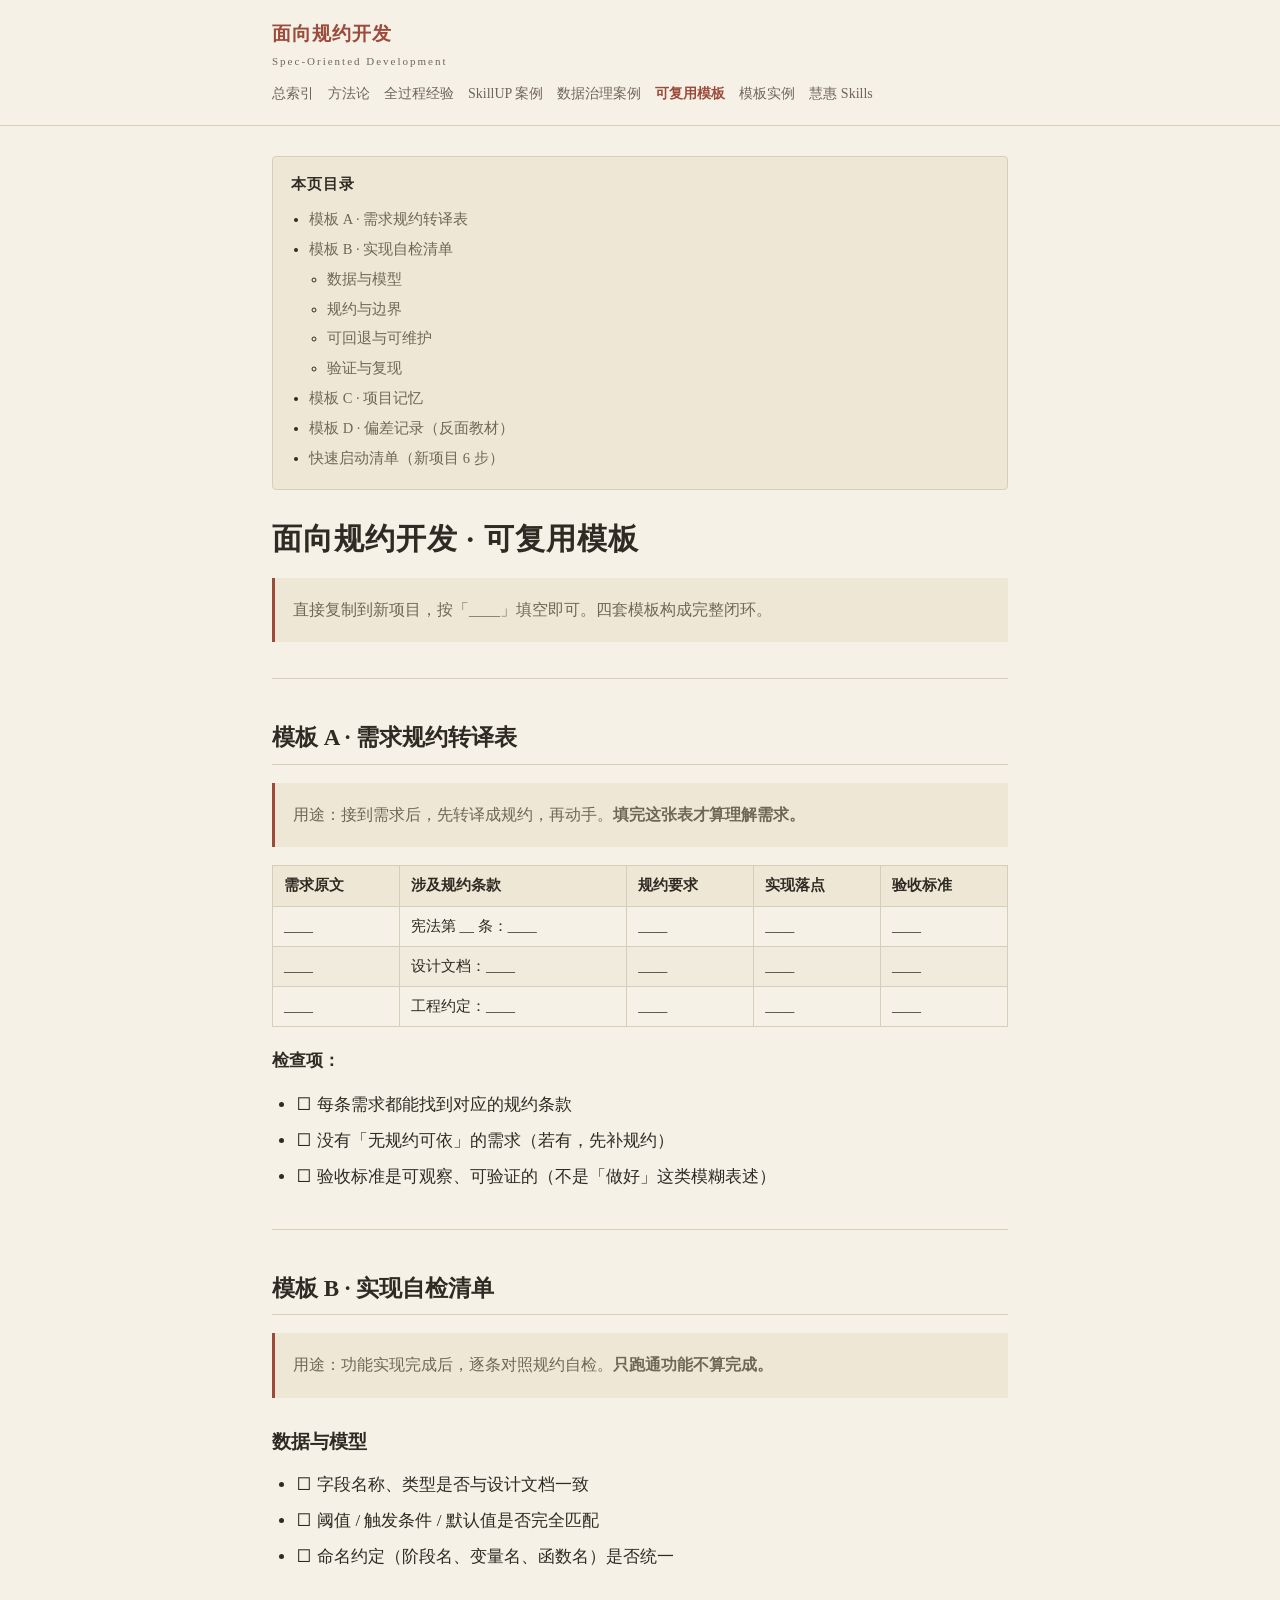
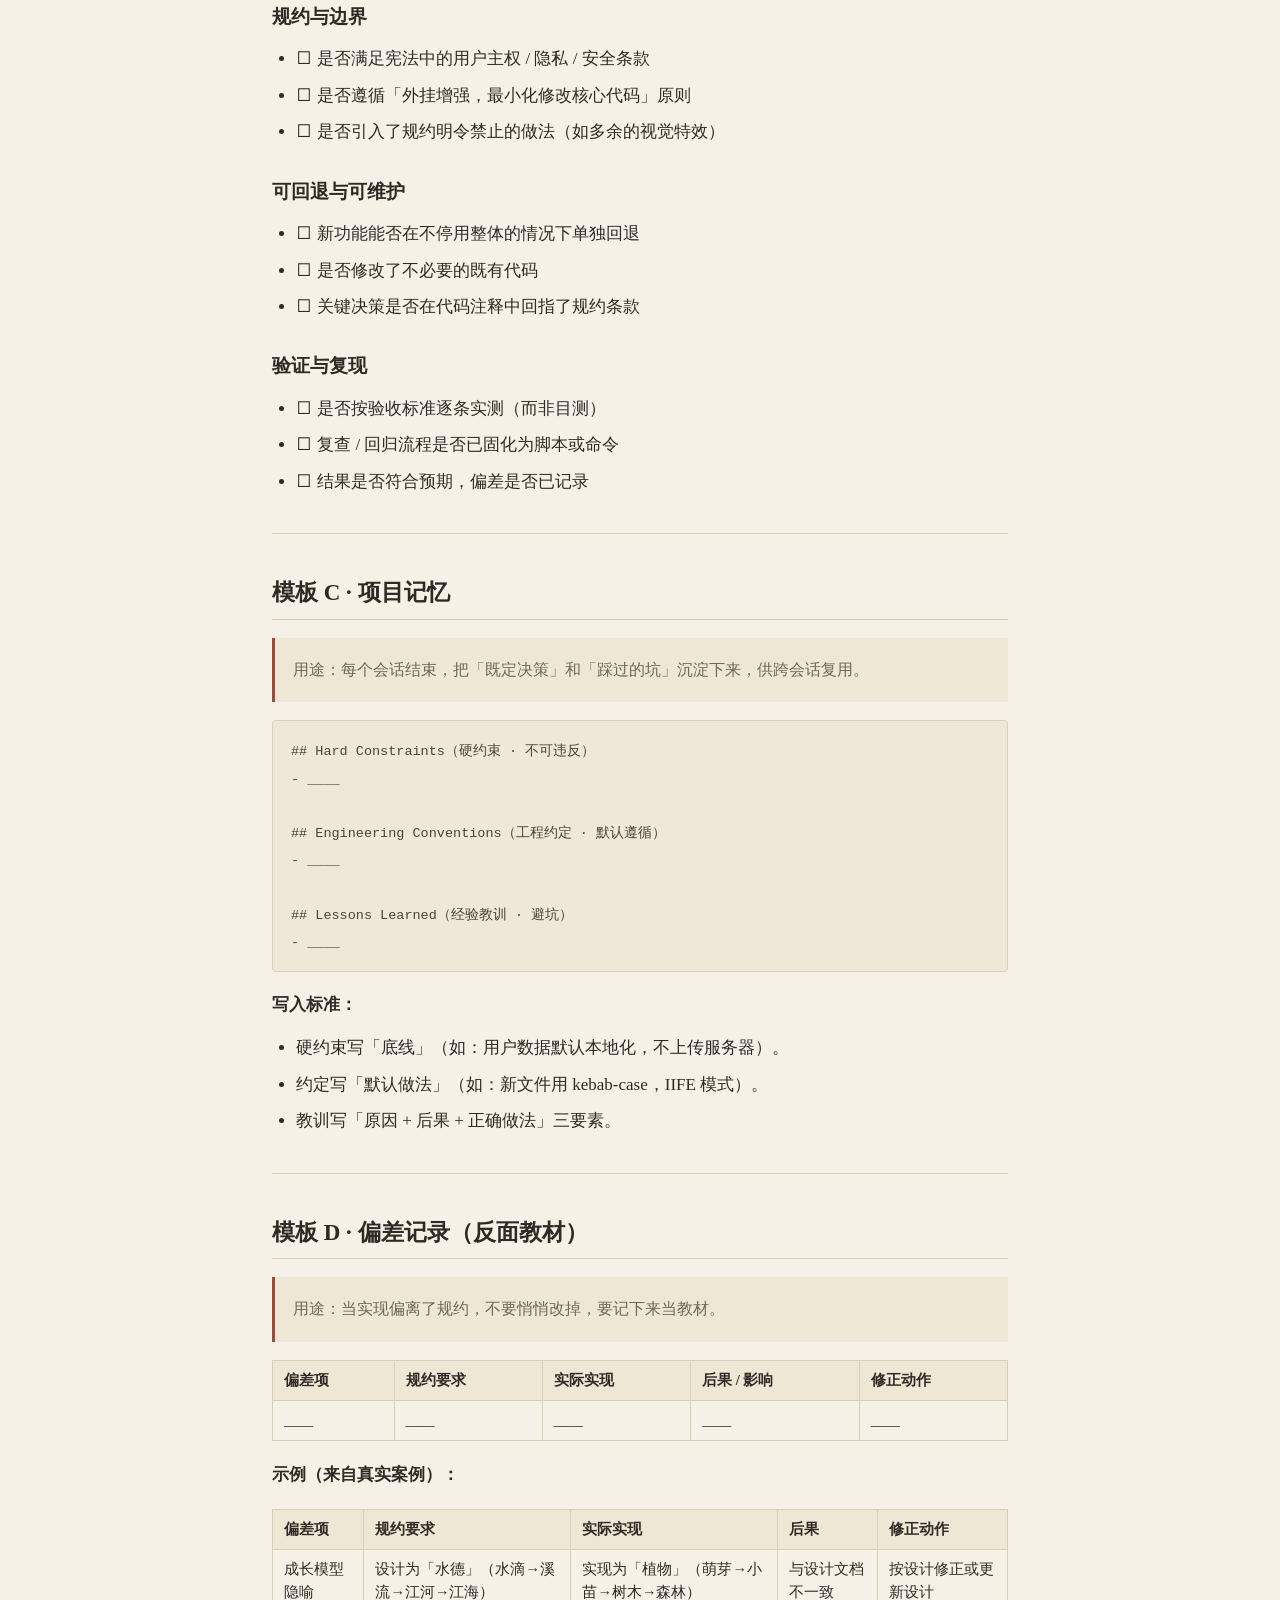
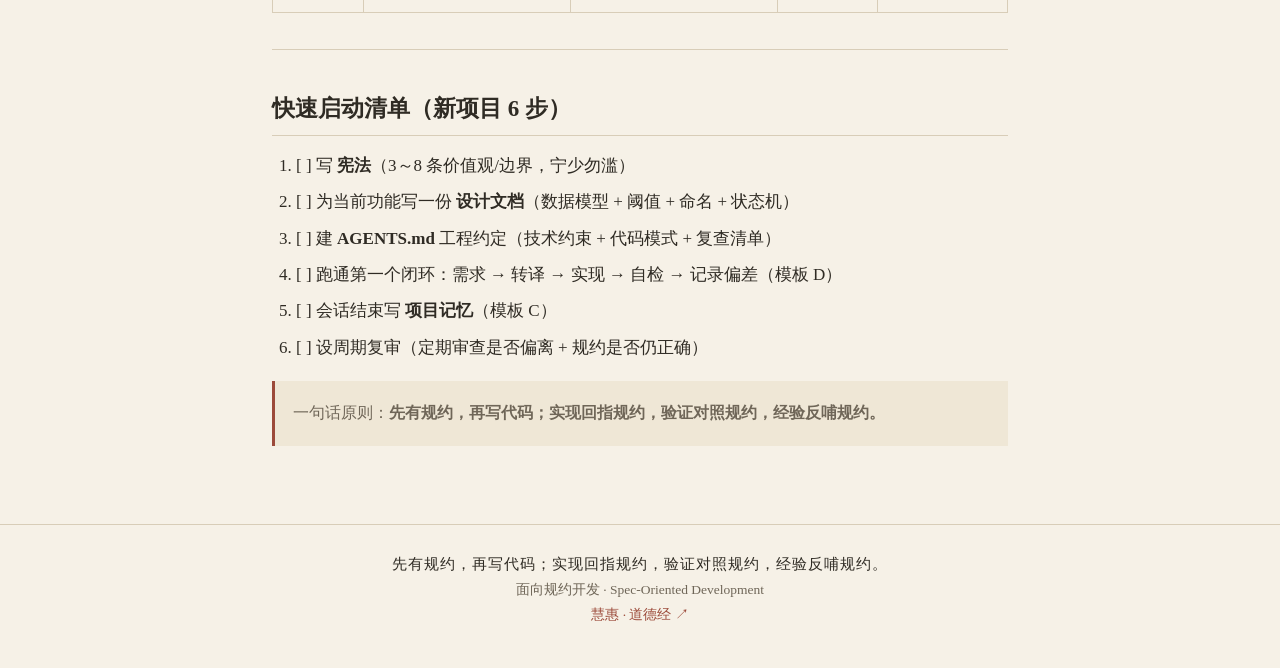
<file: site/05-面向规约-可复用模板.html>
﻿<!DOCTYPE html>
<html lang="zh-CN">
<head>
<meta charset="utf-8">
<meta name="viewport" content="width=device-width, initial-scale=1">
<title>面向规约开发 · 可复用模板 · 面向规约开发</title>
<link rel="stylesheet" href="style.css">
</head>
<body>
<header class="site-header">
  <div class="wrap">
    <a class="brand" href="index.html">面向规约开发<span class="en">Spec-Oriented Development</span></a>
    <nav class="site-nav"><a href="index.html">总索引</a><a href="01-面向规约开发方法论.html">方法论</a><a href="02-面向规约方法-全过程经验.html">全过程经验</a><a href="03-面向规约方法-SkillUP案例.html">SkillUP 案例</a><a href="04-面向规约方法-数据治理案例.html">数据治理案例</a><a href="05-面向规约-可复用模板.html" class="active">可复用模板</a><a href="06-面向规约-可复用模板-实际例子.html">模板实例</a><a href="07-术语对照基准-慧惠开发方法论-Skills.html">慧惠 Skills</a></nav>
  </div>
</header>
<main class="wrap">


<nav class="toc"><div class="toc-title">本页目录</div><ul><li><a href="#模板-A-需求规约转译表">模板 A · 需求规约转译表</a></li><li><a href="#模板-B-实现自检清单">模板 B · 实现自检清单</a><ul><li><a href="#数据与模型">数据与模型</a></li><li><a href="#规约与边界">规约与边界</a></li><li><a href="#可回退与可维护">可回退与可维护</a></li><li><a href="#验证与复现">验证与复现</a></li></ul></li><li><a href="#模板-C-项目记忆">模板 C · 项目记忆</a></li><li><a href="#模板-D-偏差记录-反面教材">模板 D · 偏差记录（反面教材）</a></li><li><a href="#快速启动清单-新项目-6-步">快速启动清单（新项目 6 步）</a></li></ul></nav>
<article class="content">
<h1 id="面向规约开发-可复用模板">面向规约开发 · 可复用模板</h1>
<blockquote>
<p>直接复制到新项目，按「____」填空即可。四套模板构成完整闭环。</p>
</blockquote>
<hr />
<h2 id="模板-A-需求规约转译表">模板 A · 需求规约转译表</h2>
<blockquote>
<p>用途：接到需求后，先转译成规约，再动手。<strong>填完这张表才算理解需求。</strong></p>
</blockquote>
<table>
<thead>
<tr>
<th style="text-align: left;">需求原文</th>
<th style="text-align: left;">涉及规约条款</th>
<th style="text-align: left;">规约要求</th>
<th style="text-align: left;">实现落点</th>
<th style="text-align: left;">验收标准</th>
</tr>
</thead>
<tbody>
<tr>
<td style="text-align: left;">____</td>
<td style="text-align: left;">宪法第 __ 条：____</td>
<td style="text-align: left;">____</td>
<td style="text-align: left;">____</td>
<td style="text-align: left;">____</td>
</tr>
<tr>
<td style="text-align: left;">____</td>
<td style="text-align: left;">设计文档：____</td>
<td style="text-align: left;">____</td>
<td style="text-align: left;">____</td>
<td style="text-align: left;">____</td>
</tr>
<tr>
<td style="text-align: left;">____</td>
<td style="text-align: left;">工程约定：____</td>
<td style="text-align: left;">____</td>
<td style="text-align: left;">____</td>
<td style="text-align: left;">____</td>
</tr>
</tbody>
</table>
<p><strong>检查项：</strong></p>
<ul>
<li>☐ 每条需求都能找到对应的规约条款</li>
<li>☐ 没有「无规约可依」的需求（若有，先补规约）</li>
<li>☐ 验收标准是可观察、可验证的（不是「做好」这类模糊表述）</li>
</ul>
<hr />
<h2 id="模板-B-实现自检清单">模板 B · 实现自检清单</h2>
<blockquote>
<p>用途：功能实现完成后，逐条对照规约自检。<strong>只跑通功能不算完成。</strong></p>
</blockquote>
<h3 id="数据与模型">数据与模型</h3>
<ul>
<li>☐ 字段名称、类型是否与设计文档一致</li>
<li>☐ 阈值 / 触发条件 / 默认值是否完全匹配</li>
<li>☐ 命名约定（阶段名、变量名、函数名）是否统一</li>
</ul>
<h3 id="规约与边界">规约与边界</h3>
<ul>
<li>☐ 是否满足宪法中的用户主权 / 隐私 / 安全条款</li>
<li>☐ 是否遵循「外挂增强，最小化修改核心代码」原则</li>
<li>☐ 是否引入了规约明令禁止的做法（如多余的视觉特效）</li>
</ul>
<h3 id="可回退与可维护">可回退与可维护</h3>
<ul>
<li>☐ 新功能能否在不停用整体的情况下单独回退</li>
<li>☐ 是否修改了不必要的既有代码</li>
<li>☐ 关键决策是否在代码注释中回指了规约条款</li>
</ul>
<h3 id="验证与复现">验证与复现</h3>
<ul>
<li>☐ 是否按验收标准逐条实测（而非目测）</li>
<li>☐ 复查 / 回归流程是否已固化为脚本或命令</li>
<li>☐ 结果是否符合预期，偏差是否已记录</li>
</ul>
<hr />
<h2 id="模板-C-项目记忆">模板 C · 项目记忆</h2>
<blockquote>
<p>用途：每个会话结束，把「既定决策」和「踩过的坑」沉淀下来，供跨会话复用。</p>
</blockquote>
<pre><code class="language-markdown">## Hard Constraints（硬约束 · 不可违反）
- ____

## Engineering Conventions（工程约定 · 默认遵循）
- ____

## Lessons Learned（经验教训 · 避坑）
- ____
</code></pre>
<p><strong>写入标准：</strong></p>
<ul>
<li>硬约束写「底线」（如：用户数据默认本地化，不上传服务器）。</li>
<li>约定写「默认做法」（如：新文件用 kebab-case，IIFE 模式）。</li>
<li>教训写「原因 + 后果 + 正确做法」三要素。</li>
</ul>
<hr />
<h2 id="模板-D-偏差记录-反面教材">模板 D · 偏差记录（反面教材）</h2>
<blockquote>
<p>用途：当实现偏离了规约，不要悄悄改掉，要记下来当教材。</p>
</blockquote>
<table>
<thead>
<tr>
<th style="text-align: left;">偏差项</th>
<th style="text-align: left;">规约要求</th>
<th style="text-align: left;">实际实现</th>
<th style="text-align: left;">后果 / 影响</th>
<th style="text-align: left;">修正动作</th>
</tr>
</thead>
<tbody>
<tr>
<td style="text-align: left;">____</td>
<td style="text-align: left;">____</td>
<td style="text-align: left;">____</td>
<td style="text-align: left;">____</td>
<td style="text-align: left;">____</td>
</tr>
</tbody>
</table>
<p><strong>示例（来自真实案例）：</strong></p>
<table>
<thead>
<tr>
<th style="text-align: left;">偏差项</th>
<th style="text-align: left;">规约要求</th>
<th style="text-align: left;">实际实现</th>
<th style="text-align: left;">后果</th>
<th style="text-align: left;">修正动作</th>
</tr>
</thead>
<tbody>
<tr>
<td style="text-align: left;">成长模型隐喻</td>
<td style="text-align: left;">设计为「水德」（水滴→溪流→江河→江海）</td>
<td style="text-align: left;">实现为「植物」（萌芽→小苗→树木→森林）</td>
<td style="text-align: left;">与设计文档不一致</td>
<td style="text-align: left;">按设计修正或更新设计</td>
</tr>
</tbody>
</table>
<hr />
<h2 id="快速启动清单-新项目-6-步">快速启动清单（新项目 6 步）</h2>
<ol>
<li>[ ] 写 <strong>宪法</strong>（3～8 条价值观/边界，宁少勿滥）</li>
<li>[ ] 为当前功能写一份 <strong>设计文档</strong>（数据模型 + 阈值 + 命名 + 状态机）</li>
<li>[ ] 建 <strong>AGENTS.md</strong> 工程约定（技术约束 + 代码模式 + 复查清单）</li>
<li>[ ] 跑通第一个闭环：需求 → 转译 → 实现 → 自检 → 记录偏差（模板 D）</li>
<li>[ ] 会话结束写 <strong>项目记忆</strong>（模板 C）</li>
<li>[ ] 设周期复审（定期审查是否偏离 + 规约是否仍正确）</li>
</ol>
<blockquote>
<p>一句话原则：<strong>先有规约，再写代码；实现回指规约，验证对照规约，经验反哺规约。</strong></p>
</blockquote>
</article>
</main>
<footer class="site-footer">
  <div class="principle">先有规约，再写代码；实现回指规约，验证对照规约，经验反哺规约。</div>
  <div>面向规约开发 · Spec-Oriented Development</div>
  <div><a href="https://hui-skill.org/" target="_blank" rel="noopener">慧惠 · 道德经 ↗</a></div>
</footer>
</body>
</html>
</file>
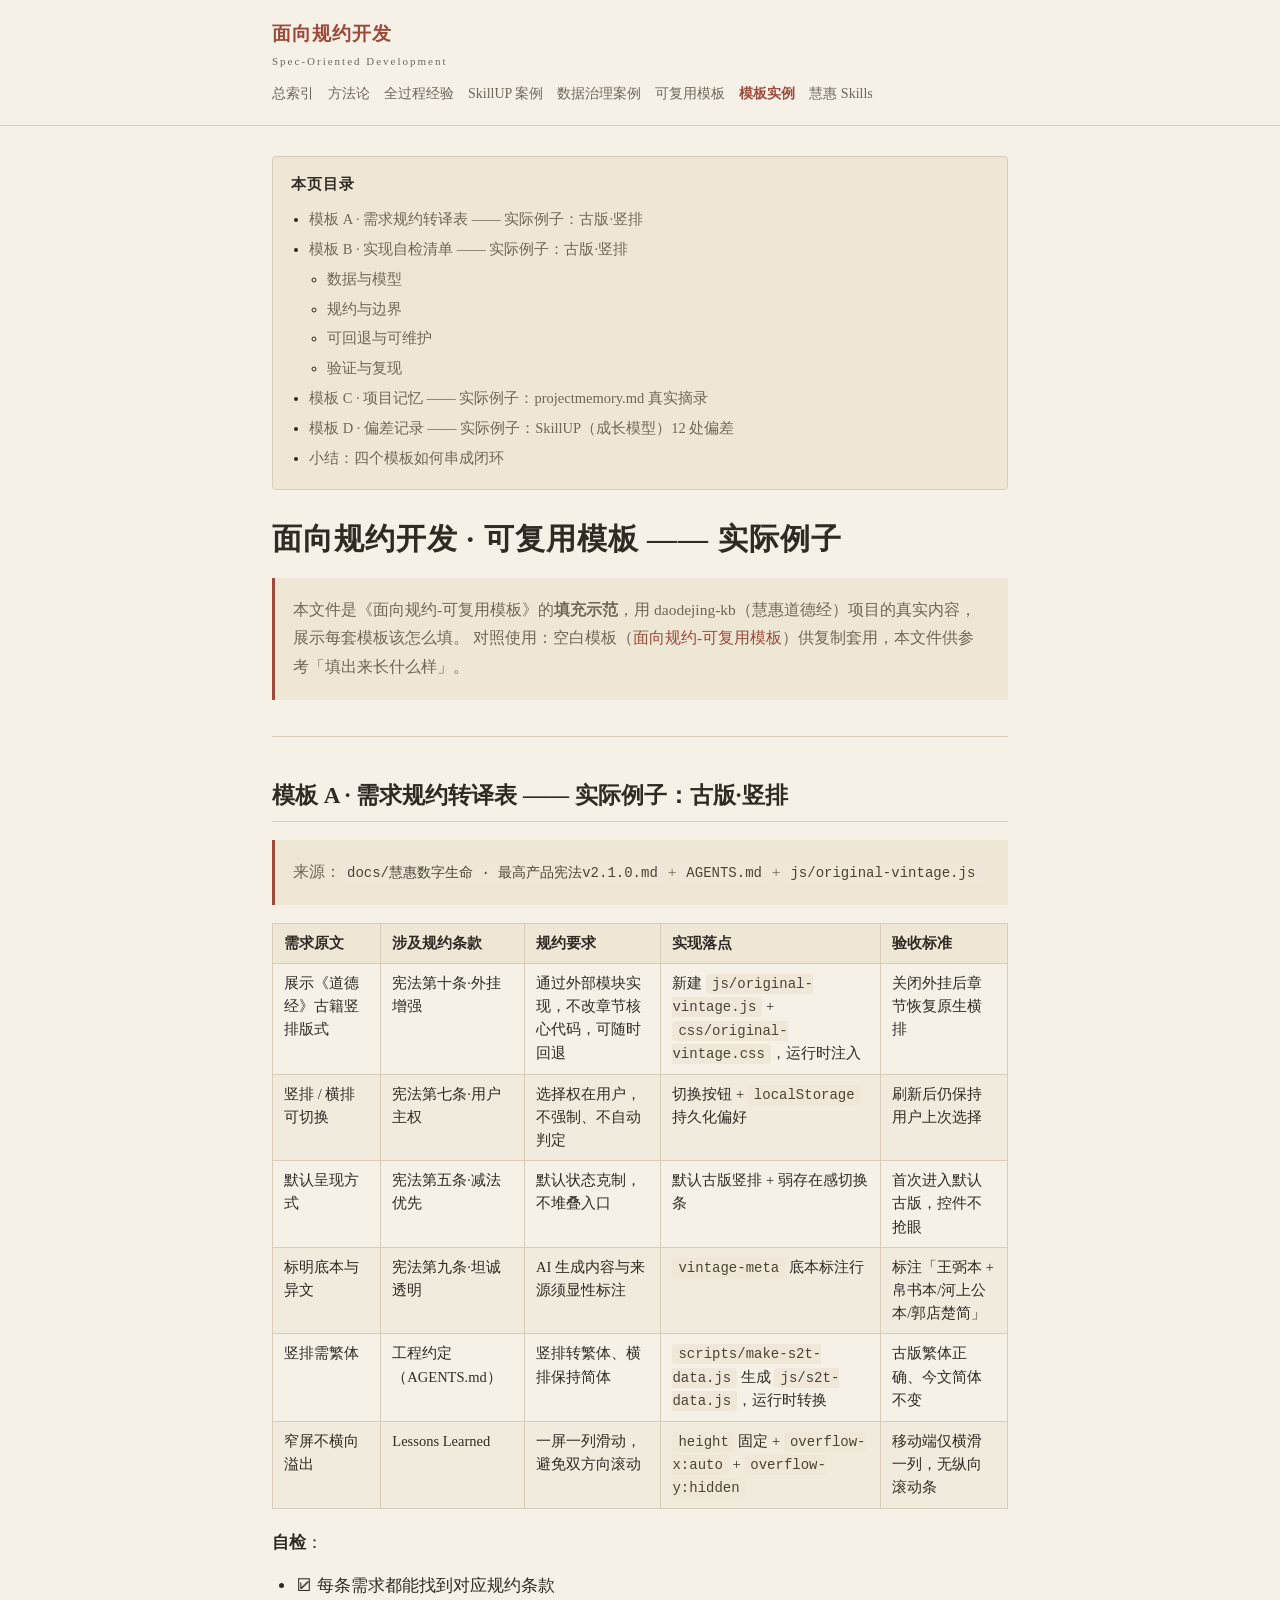
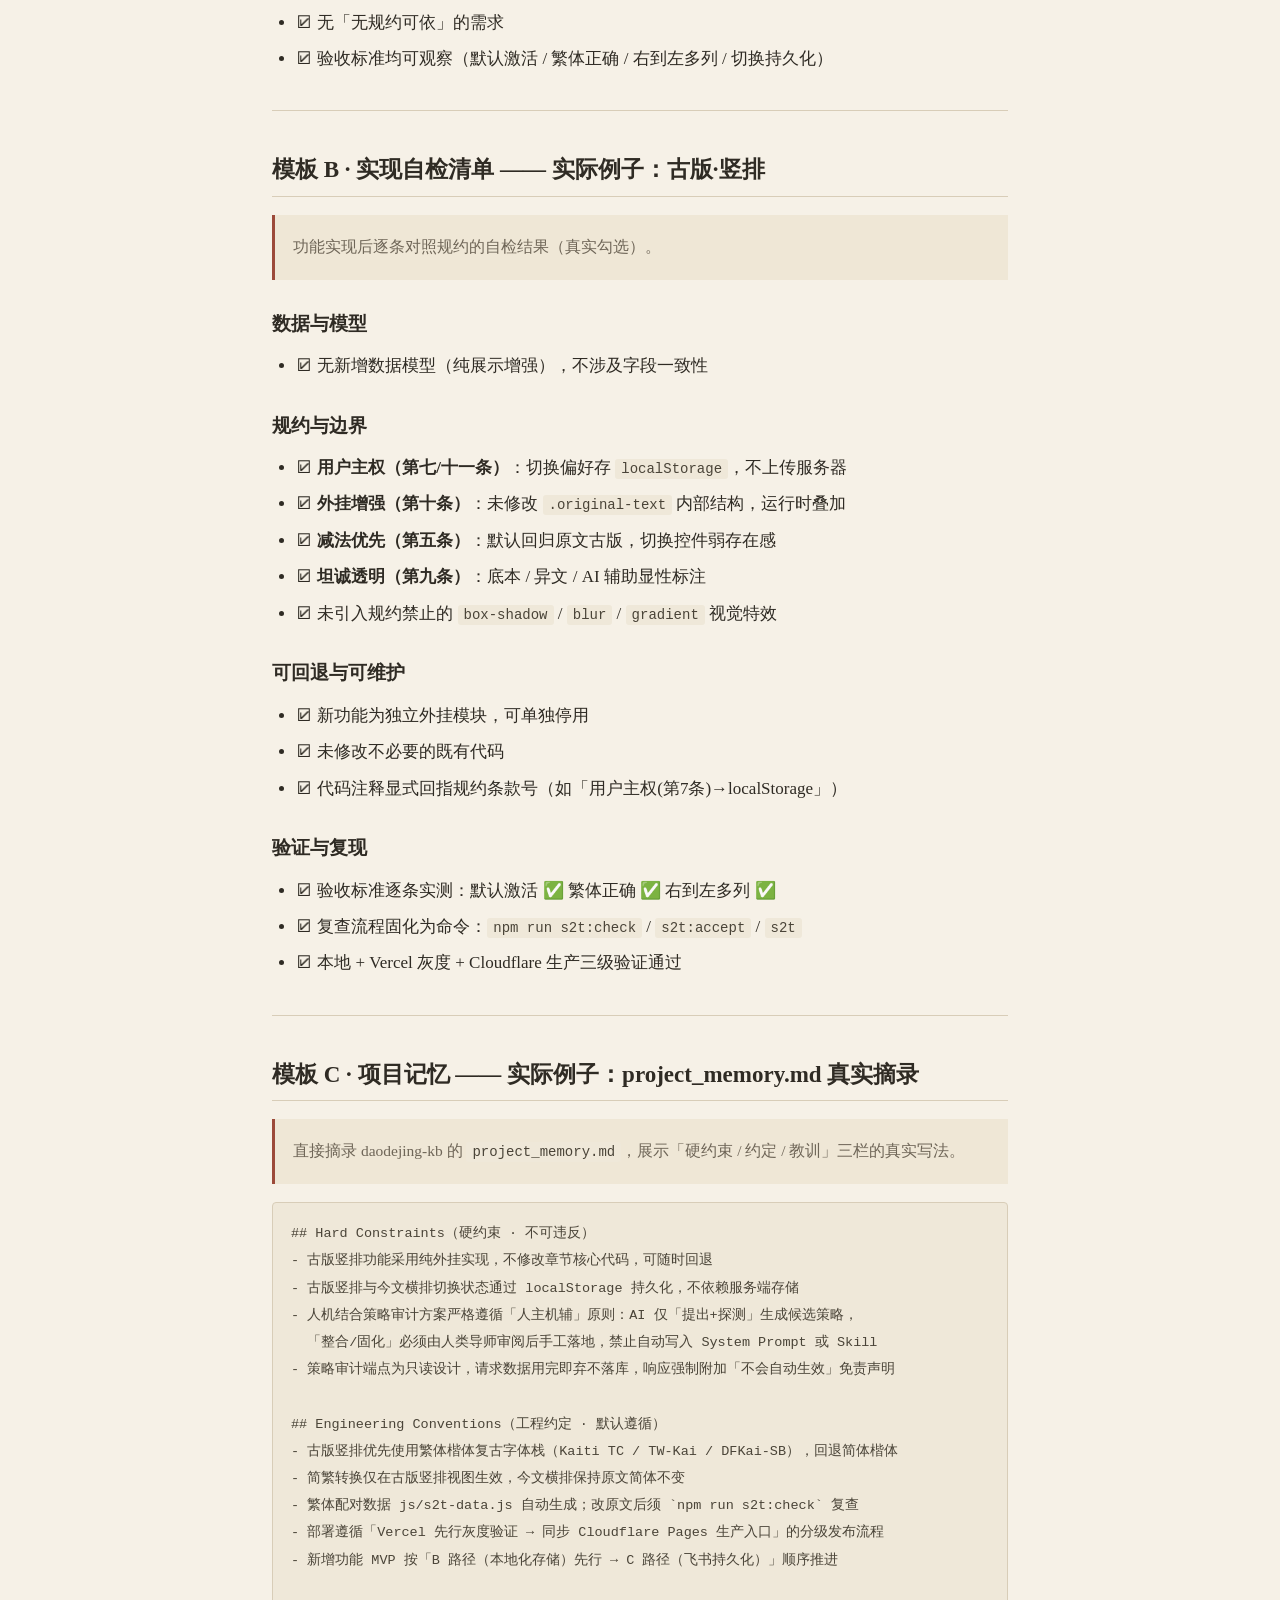
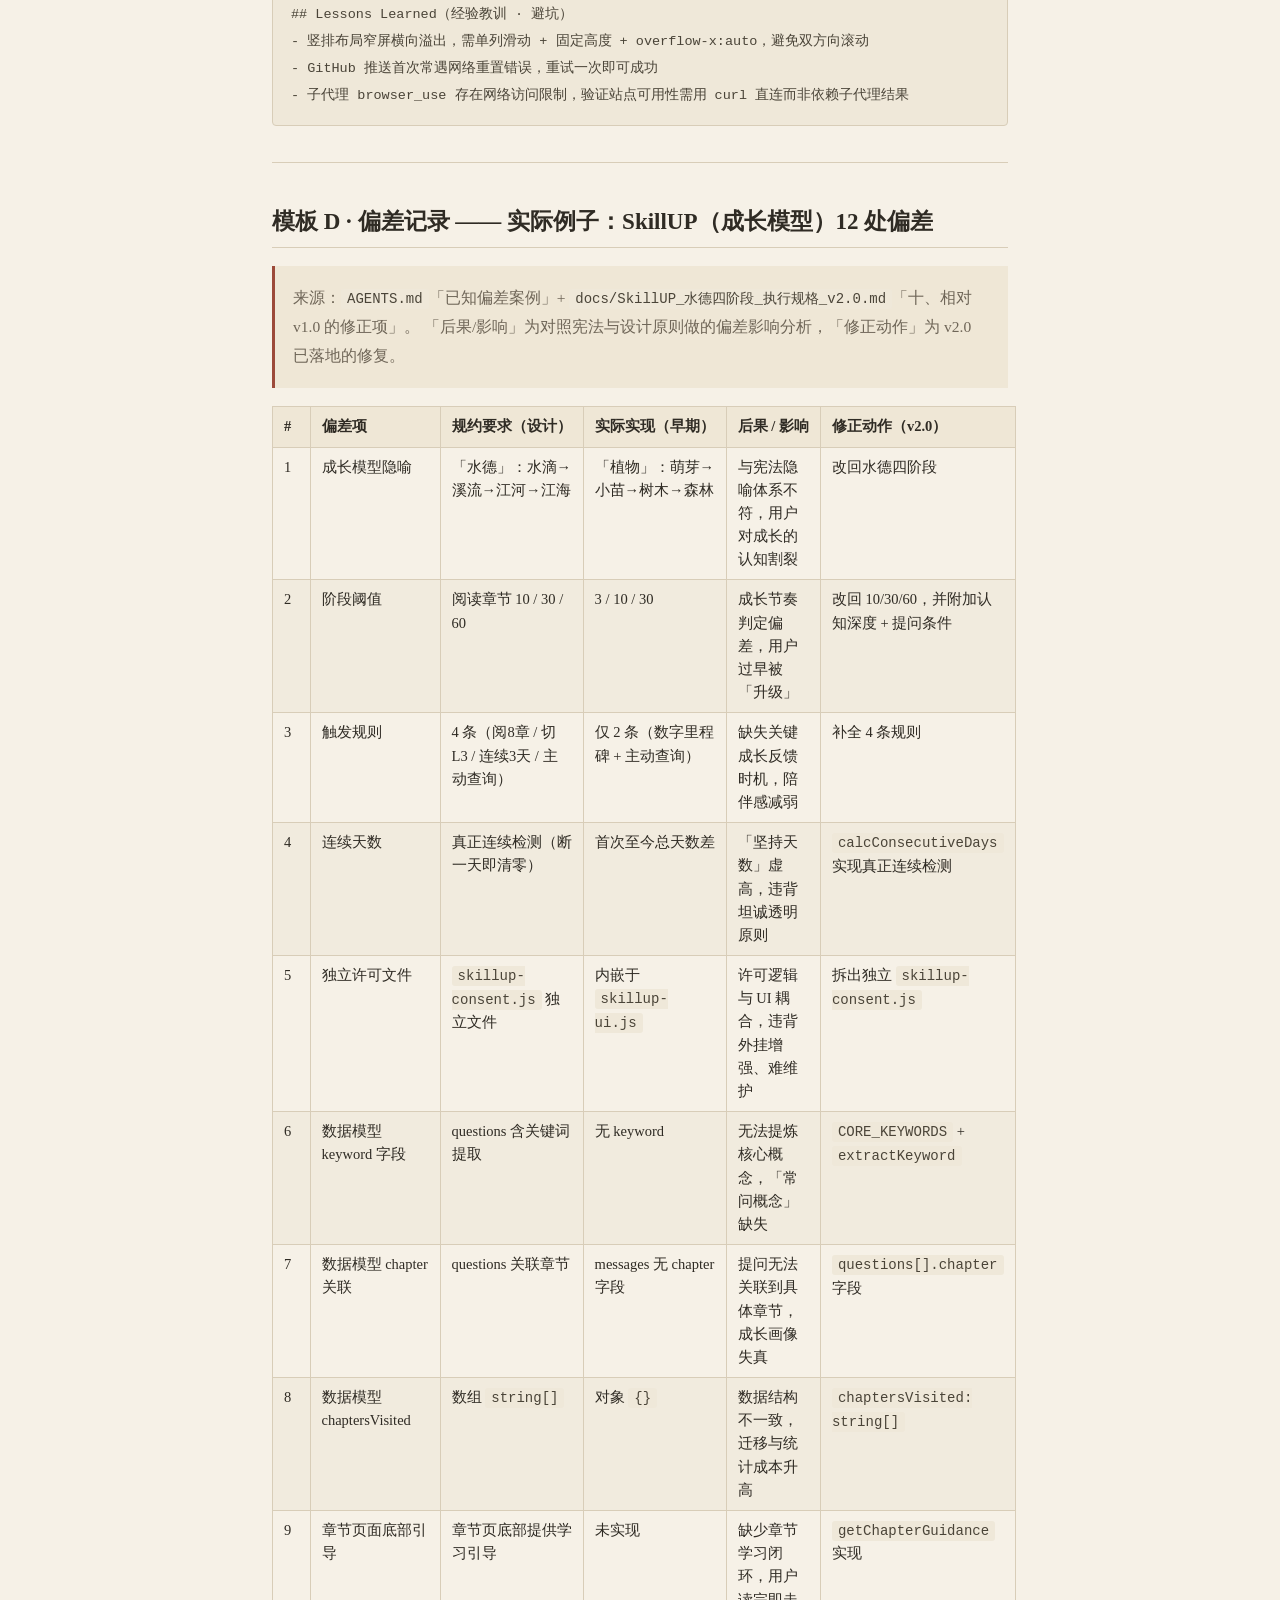
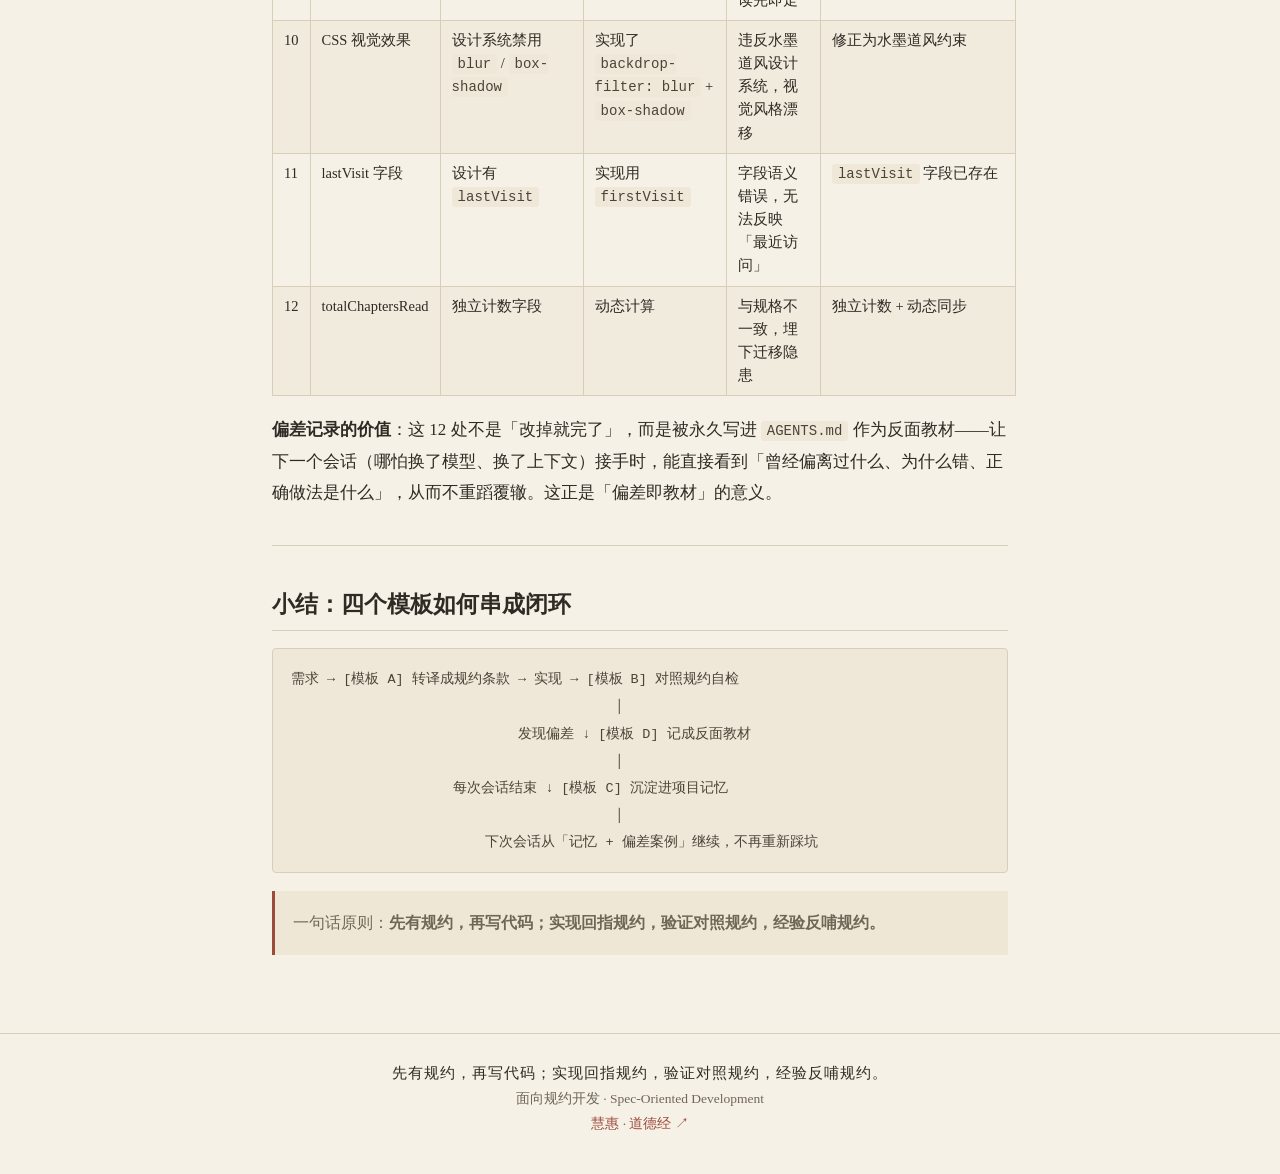
<file: site/06-面向规约-可复用模板-实际例子.html>
﻿<!DOCTYPE html>
<html lang="zh-CN">
<head>
<meta charset="utf-8">
<meta name="viewport" content="width=device-width, initial-scale=1">
<title>面向规约开发 · 可复用模板 —— 实际例子 · 面向规约开发</title>
<link rel="stylesheet" href="style.css">
</head>
<body>
<header class="site-header">
  <div class="wrap">
    <a class="brand" href="index.html">面向规约开发<span class="en">Spec-Oriented Development</span></a>
    <nav class="site-nav"><a href="index.html">总索引</a><a href="01-面向规约开发方法论.html">方法论</a><a href="02-面向规约方法-全过程经验.html">全过程经验</a><a href="03-面向规约方法-SkillUP案例.html">SkillUP 案例</a><a href="04-面向规约方法-数据治理案例.html">数据治理案例</a><a href="05-面向规约-可复用模板.html">可复用模板</a><a href="06-面向规约-可复用模板-实际例子.html" class="active">模板实例</a><a href="07-术语对照基准-慧惠开发方法论-Skills.html">慧惠 Skills</a></nav>
  </div>
</header>
<main class="wrap">


<nav class="toc"><div class="toc-title">本页目录</div><ul><li><a href="#模板-A-需求规约转译表-实际例子-古版-竖排">模板 A · 需求规约转译表 —— 实际例子：古版·竖排</a></li><li><a href="#模板-B-实现自检清单-实际例子-古版-竖排">模板 B · 实现自检清单 —— 实际例子：古版·竖排</a><ul><li><a href="#数据与模型">数据与模型</a></li><li><a href="#规约与边界">规约与边界</a></li><li><a href="#可回退与可维护">可回退与可维护</a></li><li><a href="#验证与复现">验证与复现</a></li></ul></li><li><a href="#模板-C-项目记忆-实际例子-projectmemory-md-真实摘录">模板 C · 项目记忆 —— 实际例子：projectmemory.md 真实摘录</a></li><li><a href="#模板-D-偏差记录-实际例子-SkillUP-成长模型-12-处偏差">模板 D · 偏差记录 —— 实际例子：SkillUP（成长模型）12 处偏差</a></li><li><a href="#小结-四个模板如何串成闭环">小结：四个模板如何串成闭环</a></li></ul></nav>
<article class="content">
<h1 id="面向规约开发-可复用模板-实际例子">面向规约开发 · 可复用模板 —— 实际例子</h1>
<blockquote>
<p>本文件是《面向规约-可复用模板》的<strong>填充示范</strong>，用 daodejing-kb（慧惠道德经）项目的真实内容，展示每套模板该怎么填。
对照使用：空白模板（<a href="05-面向规约-可复用模板.html">面向规约-可复用模板</a>）供复制套用，本文件供参考「填出来长什么样」。</p>
</blockquote>
<hr />
<h2 id="模板-A-需求规约转译表-实际例子-古版-竖排">模板 A · 需求规约转译表 —— 实际例子：古版·竖排</h2>
<blockquote>
<p>来源：<code>docs/慧惠数字生命 · 最高产品宪法v2.1.0.md</code> + <code>AGENTS.md</code> + <code>js/original-vintage.js</code></p>
</blockquote>
<table>
<thead>
<tr>
<th style="text-align: left;">需求原文</th>
<th style="text-align: left;">涉及规约条款</th>
<th style="text-align: left;">规约要求</th>
<th style="text-align: left;">实现落点</th>
<th style="text-align: left;">验收标准</th>
</tr>
</thead>
<tbody>
<tr>
<td style="text-align: left;">展示《道德经》古籍竖排版式</td>
<td style="text-align: left;">宪法第十条·外挂增强</td>
<td style="text-align: left;">通过外部模块实现，不改章节核心代码，可随时回退</td>
<td style="text-align: left;">新建 <code>js/original-vintage.js</code> + <code>css/original-vintage.css</code>，运行时注入</td>
<td style="text-align: left;">关闭外挂后章节恢复原生横排</td>
</tr>
<tr>
<td style="text-align: left;">竖排 / 横排可切换</td>
<td style="text-align: left;">宪法第七条·用户主权</td>
<td style="text-align: left;">选择权在用户，不强制、不自动判定</td>
<td style="text-align: left;">切换按钮 + <code>localStorage</code> 持久化偏好</td>
<td style="text-align: left;">刷新后仍保持用户上次选择</td>
</tr>
<tr>
<td style="text-align: left;">默认呈现方式</td>
<td style="text-align: left;">宪法第五条·减法优先</td>
<td style="text-align: left;">默认状态克制，不堆叠入口</td>
<td style="text-align: left;">默认古版竖排 + 弱存在感切换条</td>
<td style="text-align: left;">首次进入默认古版，控件不抢眼</td>
</tr>
<tr>
<td style="text-align: left;">标明底本与异文</td>
<td style="text-align: left;">宪法第九条·坦诚透明</td>
<td style="text-align: left;">AI 生成内容与来源须显性标注</td>
<td style="text-align: left;"><code>vintage-meta</code> 底本标注行</td>
<td style="text-align: left;">标注「王弼本 + 帛书本/河上公本/郭店楚简」</td>
</tr>
<tr>
<td style="text-align: left;">竖排需繁体</td>
<td style="text-align: left;">工程约定（AGENTS.md）</td>
<td style="text-align: left;">竖排转繁体、横排保持简体</td>
<td style="text-align: left;"><code>scripts/make-s2t-data.js</code> 生成 <code>js/s2t-data.js</code>，运行时转换</td>
<td style="text-align: left;">古版繁体正确、今文简体不变</td>
</tr>
<tr>
<td style="text-align: left;">窄屏不横向溢出</td>
<td style="text-align: left;">Lessons Learned</td>
<td style="text-align: left;">一屏一列滑动，避免双方向滚动</td>
<td style="text-align: left;"><code>height</code> 固定 + <code>overflow-x:auto</code> + <code>overflow-y:hidden</code></td>
<td style="text-align: left;">移动端仅横滑一列，无纵向滚动条</td>
</tr>
</tbody>
</table>
<p><strong>自检</strong>：</p>
<ul>
<li>☑ 每条需求都能找到对应规约条款</li>
<li>☑ 无「无规约可依」的需求</li>
<li>☑ 验收标准均可观察（默认激活 / 繁体正确 / 右到左多列 / 切换持久化）</li>
</ul>
<hr />
<h2 id="模板-B-实现自检清单-实际例子-古版-竖排">模板 B · 实现自检清单 —— 实际例子：古版·竖排</h2>
<blockquote>
<p>功能实现后逐条对照规约的自检结果（真实勾选）。</p>
</blockquote>
<h3 id="数据与模型">数据与模型</h3>
<ul>
<li>☑ 无新增数据模型（纯展示增强），不涉及字段一致性</li>
</ul>
<h3 id="规约与边界">规约与边界</h3>
<ul>
<li>☑ <strong>用户主权（第七/十一条）</strong>：切换偏好存 <code>localStorage</code>，不上传服务器</li>
<li>☑ <strong>外挂增强（第十条）</strong>：未修改 <code>.original-text</code> 内部结构，运行时叠加</li>
<li>☑ <strong>减法优先（第五条）</strong>：默认回归原文古版，切换控件弱存在感</li>
<li>☑ <strong>坦诚透明（第九条）</strong>：底本 / 异文 / AI 辅助显性标注</li>
<li>☑ 未引入规约禁止的 <code>box-shadow</code> / <code>blur</code> / <code>gradient</code> 视觉特效</li>
</ul>
<h3 id="可回退与可维护">可回退与可维护</h3>
<ul>
<li>☑ 新功能为独立外挂模块，可单独停用</li>
<li>☑ 未修改不必要的既有代码</li>
<li>☑ 代码注释显式回指规约条款号（如「用户主权(第7条)→localStorage」）</li>
</ul>
<h3 id="验证与复现">验证与复现</h3>
<ul>
<li>☑ 验收标准逐条实测：默认激活 ✅ 繁体正确 ✅ 右到左多列 ✅</li>
<li>☑ 复查流程固化为命令：<code>npm run s2t:check</code> / <code>s2t:accept</code> / <code>s2t</code></li>
<li>☑ 本地 + Vercel 灰度 + Cloudflare 生产三级验证通过</li>
</ul>
<hr />
<h2 id="模板-C-项目记忆-实际例子-projectmemory-md-真实摘录">模板 C · 项目记忆 —— 实际例子：project_memory.md 真实摘录</h2>
<blockquote>
<p>直接摘录 daodejing-kb 的 <code>project_memory.md</code>，展示「硬约束 / 约定 / 教训」三栏的真实写法。</p>
</blockquote>
<pre><code class="language-markdown">## Hard Constraints（硬约束 · 不可违反）
- 古版竖排功能采用纯外挂实现，不修改章节核心代码，可随时回退
- 古版竖排与今文横排切换状态通过 localStorage 持久化，不依赖服务端存储
- 人机结合策略审计方案严格遵循「人主机辅」原则：AI 仅「提出+探测」生成候选策略，
  「整合/固化」必须由人类导师审阅后手工落地，禁止自动写入 System Prompt 或 Skill
- 策略审计端点为只读设计，请求数据用完即弃不落库，响应强制附加「不会自动生效」免责声明

## Engineering Conventions（工程约定 · 默认遵循）
- 古版竖排优先使用繁体楷体复古字体栈（Kaiti TC / TW-Kai / DFKai-SB），回退简体楷体
- 简繁转换仅在古版竖排视图生效，今文横排保持原文简体不变
- 繁体配对数据 js/s2t-data.js 自动生成；改原文后须 `npm run s2t:check` 复查
- 部署遵循「Vercel 先行灰度验证 → 同步 Cloudflare Pages 生产入口」的分级发布流程
- 新增功能 MVP 按「B 路径（本地化存储）先行 → C 路径（飞书持久化）」顺序推进

## Lessons Learned（经验教训 · 避坑）
- 竖排布局窄屏横向溢出，需单列滑动 + 固定高度 + overflow-x:auto，避免双方向滚动
- GitHub 推送首次常遇网络重置错误，重试一次即可成功
- 子代理 browser_use 存在网络访问限制，验证站点可用性需用 curl 直连而非依赖子代理结果
</code></pre>
<hr />
<h2 id="模板-D-偏差记录-实际例子-SkillUP-成长模型-12-处偏差">模板 D · 偏差记录 —— 实际例子：SkillUP（成长模型）12 处偏差</h2>
<blockquote>
<p>来源：<code>AGENTS.md</code>「已知偏差案例」+ <code>docs/SkillUP_水德四阶段_执行规格_v2.0.md</code>「十、相对 v1.0 的修正项」。
「后果/影响」为对照宪法与设计原则做的偏差影响分析，「修正动作」为 v2.0 已落地的修复。</p>
</blockquote>
<table>
<thead>
<tr>
<th style="text-align: left;">#</th>
<th style="text-align: left;">偏差项</th>
<th style="text-align: left;">规约要求（设计）</th>
<th style="text-align: left;">实际实现（早期）</th>
<th style="text-align: left;">后果 / 影响</th>
<th style="text-align: left;">修正动作（v2.0）</th>
</tr>
</thead>
<tbody>
<tr>
<td style="text-align: left;">1</td>
<td style="text-align: left;">成长模型隐喻</td>
<td style="text-align: left;">「水德」：水滴→溪流→江河→江海</td>
<td style="text-align: left;">「植物」：萌芽→小苗→树木→森林</td>
<td style="text-align: left;">与宪法隐喻体系不符，用户对成长的认知割裂</td>
<td style="text-align: left;">改回水德四阶段</td>
</tr>
<tr>
<td style="text-align: left;">2</td>
<td style="text-align: left;">阶段阈值</td>
<td style="text-align: left;">阅读章节 10 / 30 / 60</td>
<td style="text-align: left;">3 / 10 / 30</td>
<td style="text-align: left;">成长节奏判定偏差，用户过早被「升级」</td>
<td style="text-align: left;">改回 10/30/60，并附加认知深度 + 提问条件</td>
</tr>
<tr>
<td style="text-align: left;">3</td>
<td style="text-align: left;">触发规则</td>
<td style="text-align: left;">4 条（阅8章 / 切L3 / 连续3天 / 主动查询）</td>
<td style="text-align: left;">仅 2 条（数字里程碑 + 主动查询）</td>
<td style="text-align: left;">缺失关键成长反馈时机，陪伴感减弱</td>
<td style="text-align: left;">补全 4 条规则</td>
</tr>
<tr>
<td style="text-align: left;">4</td>
<td style="text-align: left;">连续天数</td>
<td style="text-align: left;">真正连续检测（断一天即清零）</td>
<td style="text-align: left;">首次至今总天数差</td>
<td style="text-align: left;">「坚持天数」虚高，违背坦诚透明原则</td>
<td style="text-align: left;"><code>calcConsecutiveDays</code> 实现真正连续检测</td>
</tr>
<tr>
<td style="text-align: left;">5</td>
<td style="text-align: left;">独立许可文件</td>
<td style="text-align: left;"><code>skillup-consent.js</code> 独立文件</td>
<td style="text-align: left;">内嵌于 <code>skillup-ui.js</code></td>
<td style="text-align: left;">许可逻辑与 UI 耦合，违背外挂增强、难维护</td>
<td style="text-align: left;">拆出独立 <code>skillup-consent.js</code></td>
</tr>
<tr>
<td style="text-align: left;">6</td>
<td style="text-align: left;">数据模型 keyword 字段</td>
<td style="text-align: left;">questions 含关键词提取</td>
<td style="text-align: left;">无 keyword</td>
<td style="text-align: left;">无法提炼核心概念，「常问概念」缺失</td>
<td style="text-align: left;"><code>CORE_KEYWORDS</code> + <code>extractKeyword</code></td>
</tr>
<tr>
<td style="text-align: left;">7</td>
<td style="text-align: left;">数据模型 chapter 关联</td>
<td style="text-align: left;">questions 关联章节</td>
<td style="text-align: left;">messages 无 chapter 字段</td>
<td style="text-align: left;">提问无法关联到具体章节，成长画像失真</td>
<td style="text-align: left;"><code>questions[].chapter</code> 字段</td>
</tr>
<tr>
<td style="text-align: left;">8</td>
<td style="text-align: left;">数据模型 chaptersVisited</td>
<td style="text-align: left;">数组 <code>string[]</code></td>
<td style="text-align: left;">对象 <code>{}</code></td>
<td style="text-align: left;">数据结构不一致，迁移与统计成本升高</td>
<td style="text-align: left;"><code>chaptersVisited: string[]</code></td>
</tr>
<tr>
<td style="text-align: left;">9</td>
<td style="text-align: left;">章节页面底部引导</td>
<td style="text-align: left;">章节页底部提供学习引导</td>
<td style="text-align: left;">未实现</td>
<td style="text-align: left;">缺少章节学习闭环，用户读完即走</td>
<td style="text-align: left;"><code>getChapterGuidance</code> 实现</td>
</tr>
<tr>
<td style="text-align: left;">10</td>
<td style="text-align: left;">CSS 视觉效果</td>
<td style="text-align: left;">设计系统禁用 <code>blur</code> / <code>box-shadow</code></td>
<td style="text-align: left;">实现了 <code>backdrop-filter: blur</code> + <code>box-shadow</code></td>
<td style="text-align: left;">违反水墨道风设计系统，视觉风格漂移</td>
<td style="text-align: left;">修正为水墨道风约束</td>
</tr>
<tr>
<td style="text-align: left;">11</td>
<td style="text-align: left;">lastVisit 字段</td>
<td style="text-align: left;">设计有 <code>lastVisit</code></td>
<td style="text-align: left;">实现用 <code>firstVisit</code></td>
<td style="text-align: left;">字段语义错误，无法反映「最近访问」</td>
<td style="text-align: left;"><code>lastVisit</code> 字段已存在</td>
</tr>
<tr>
<td style="text-align: left;">12</td>
<td style="text-align: left;">totalChaptersRead</td>
<td style="text-align: left;">独立计数字段</td>
<td style="text-align: left;">动态计算</td>
<td style="text-align: left;">与规格不一致，埋下迁移隐患</td>
<td style="text-align: left;">独立计数 + 动态同步</td>
</tr>
</tbody>
</table>
<p><strong>偏差记录的价值</strong>：这 12 处不是「改掉就完了」，而是被永久写进 <code>AGENTS.md</code> 作为反面教材——让下一个会话（哪怕换了模型、换了上下文）接手时，能直接看到「曾经偏离过什么、为什么错、正确做法是什么」，从而不重蹈覆辙。这正是「偏差即教材」的意义。</p>
<hr />
<h2 id="小结-四个模板如何串成闭环">小结：四个模板如何串成闭环</h2>
<pre><code>需求 → [模板 A] 转译成规约条款 → 实现 → [模板 B] 对照规约自检
                                        │
                            发现偏差 ↓ [模板 D] 记成反面教材
                                        │
                    每次会话结束 ↓ [模板 C] 沉淀进项目记忆
                                        │
                        下次会话从「记忆 + 偏差案例」继续，不再重新踩坑
</code></pre>
<blockquote>
<p>一句话原则：<strong>先有规约，再写代码；实现回指规约，验证对照规约，经验反哺规约。</strong></p>
</blockquote>
</article>
</main>
<footer class="site-footer">
  <div class="principle">先有规约，再写代码；实现回指规约，验证对照规约，经验反哺规约。</div>
  <div>面向规约开发 · Spec-Oriented Development</div>
  <div><a href="https://hui-skill.org/" target="_blank" rel="noopener">慧惠 · 道德经 ↗</a></div>
</footer>
</body>
</html>
</file>
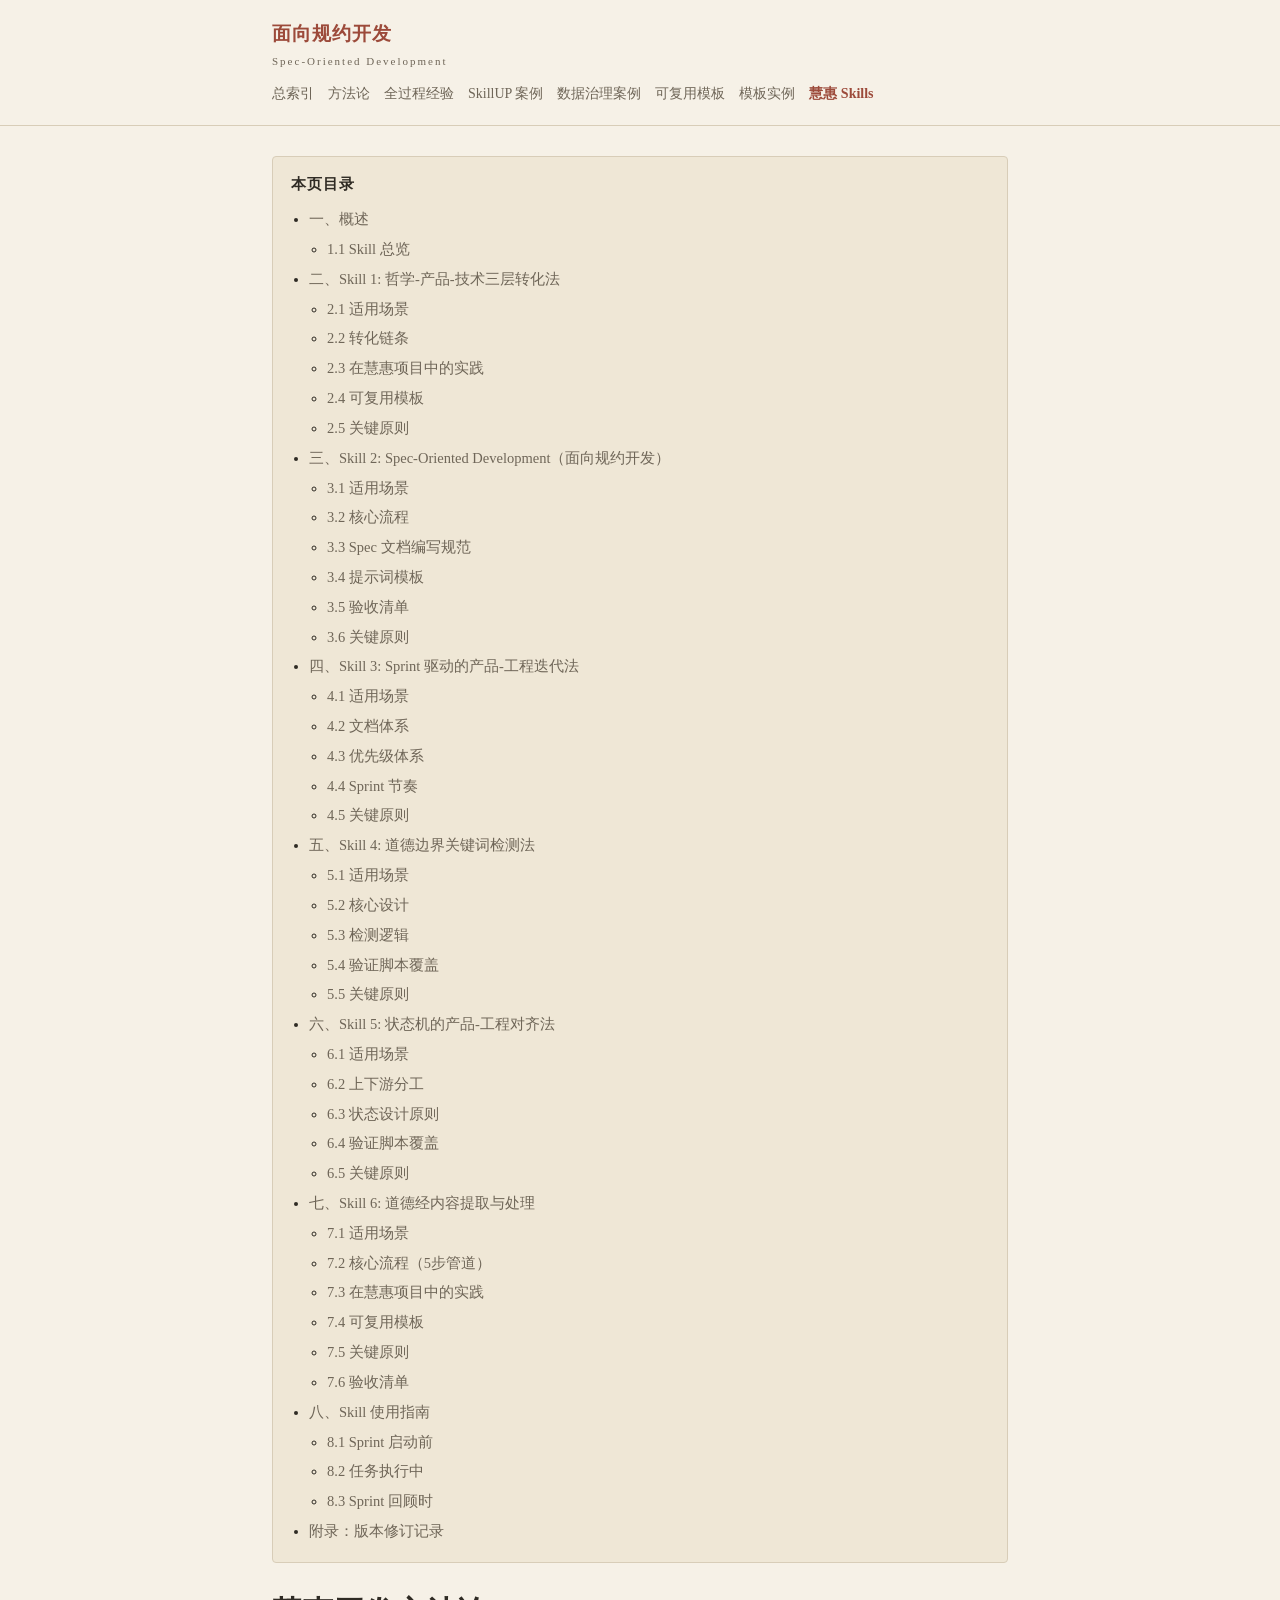
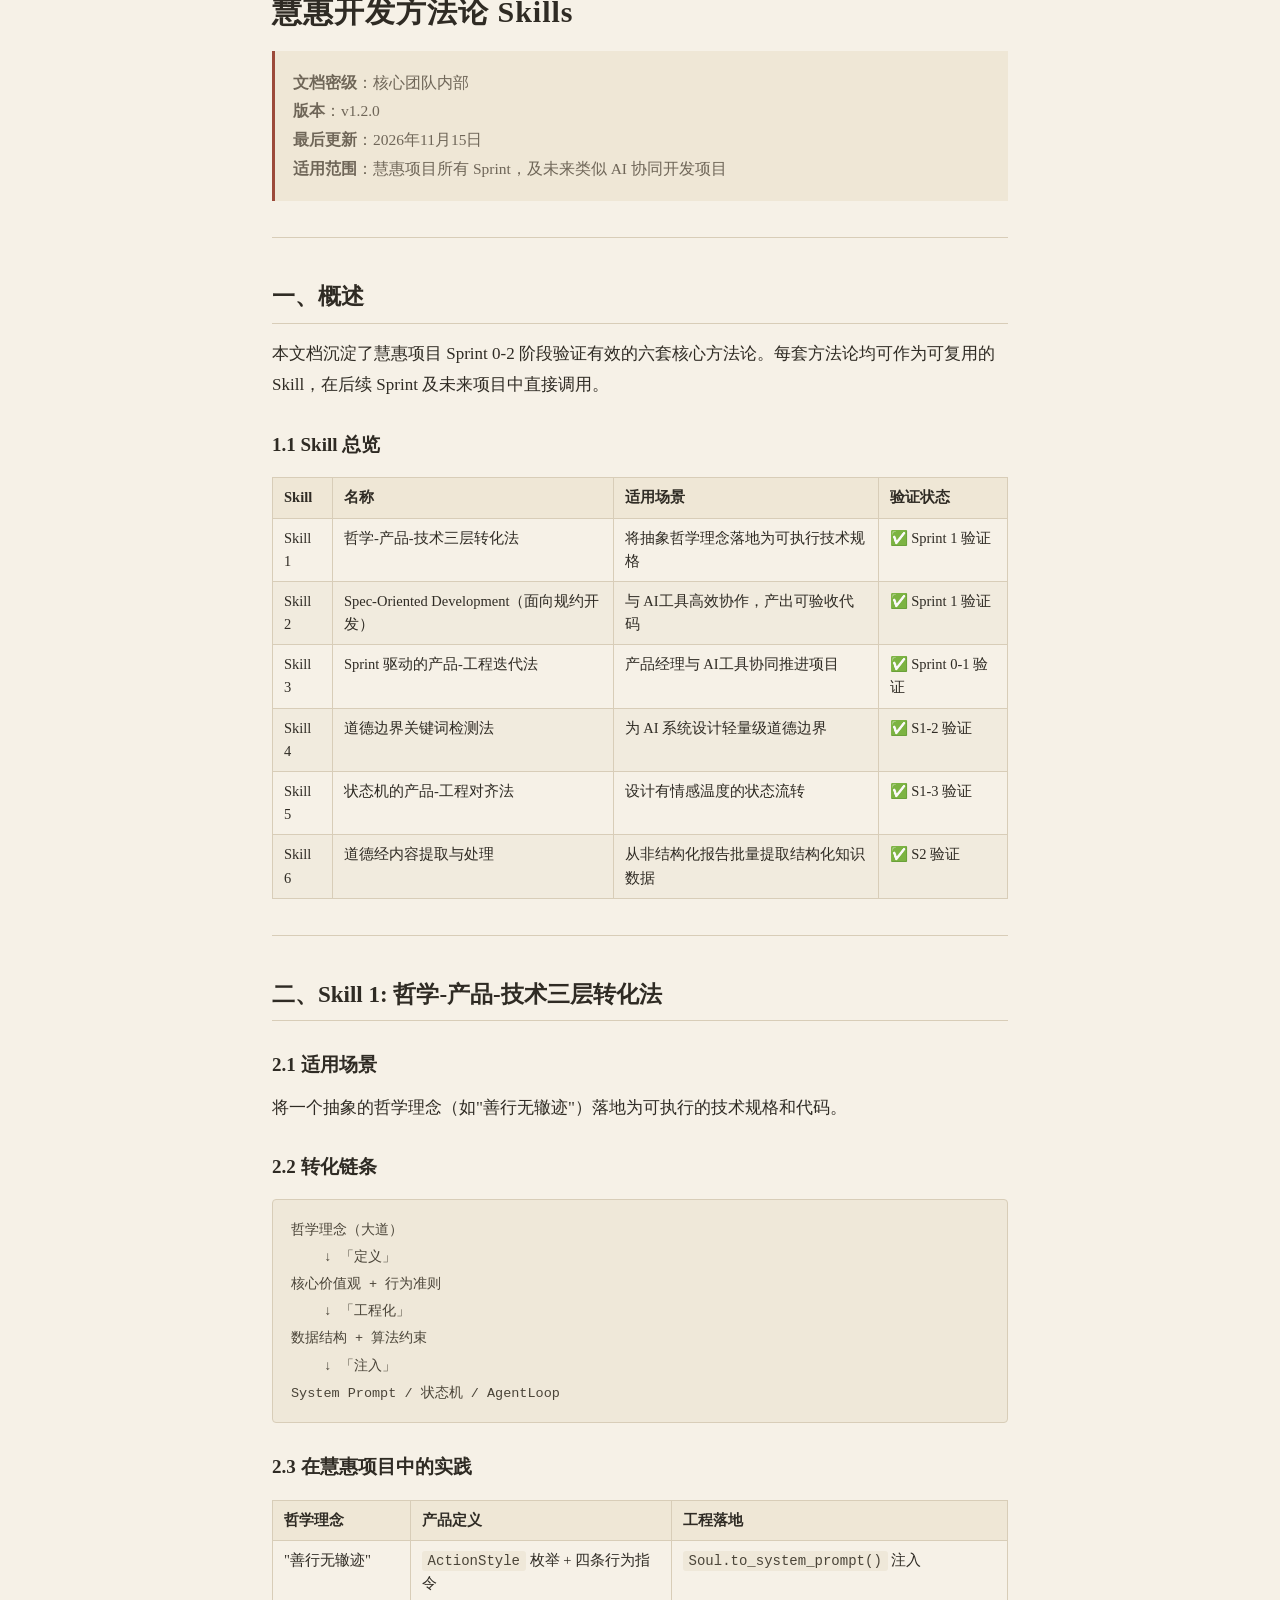
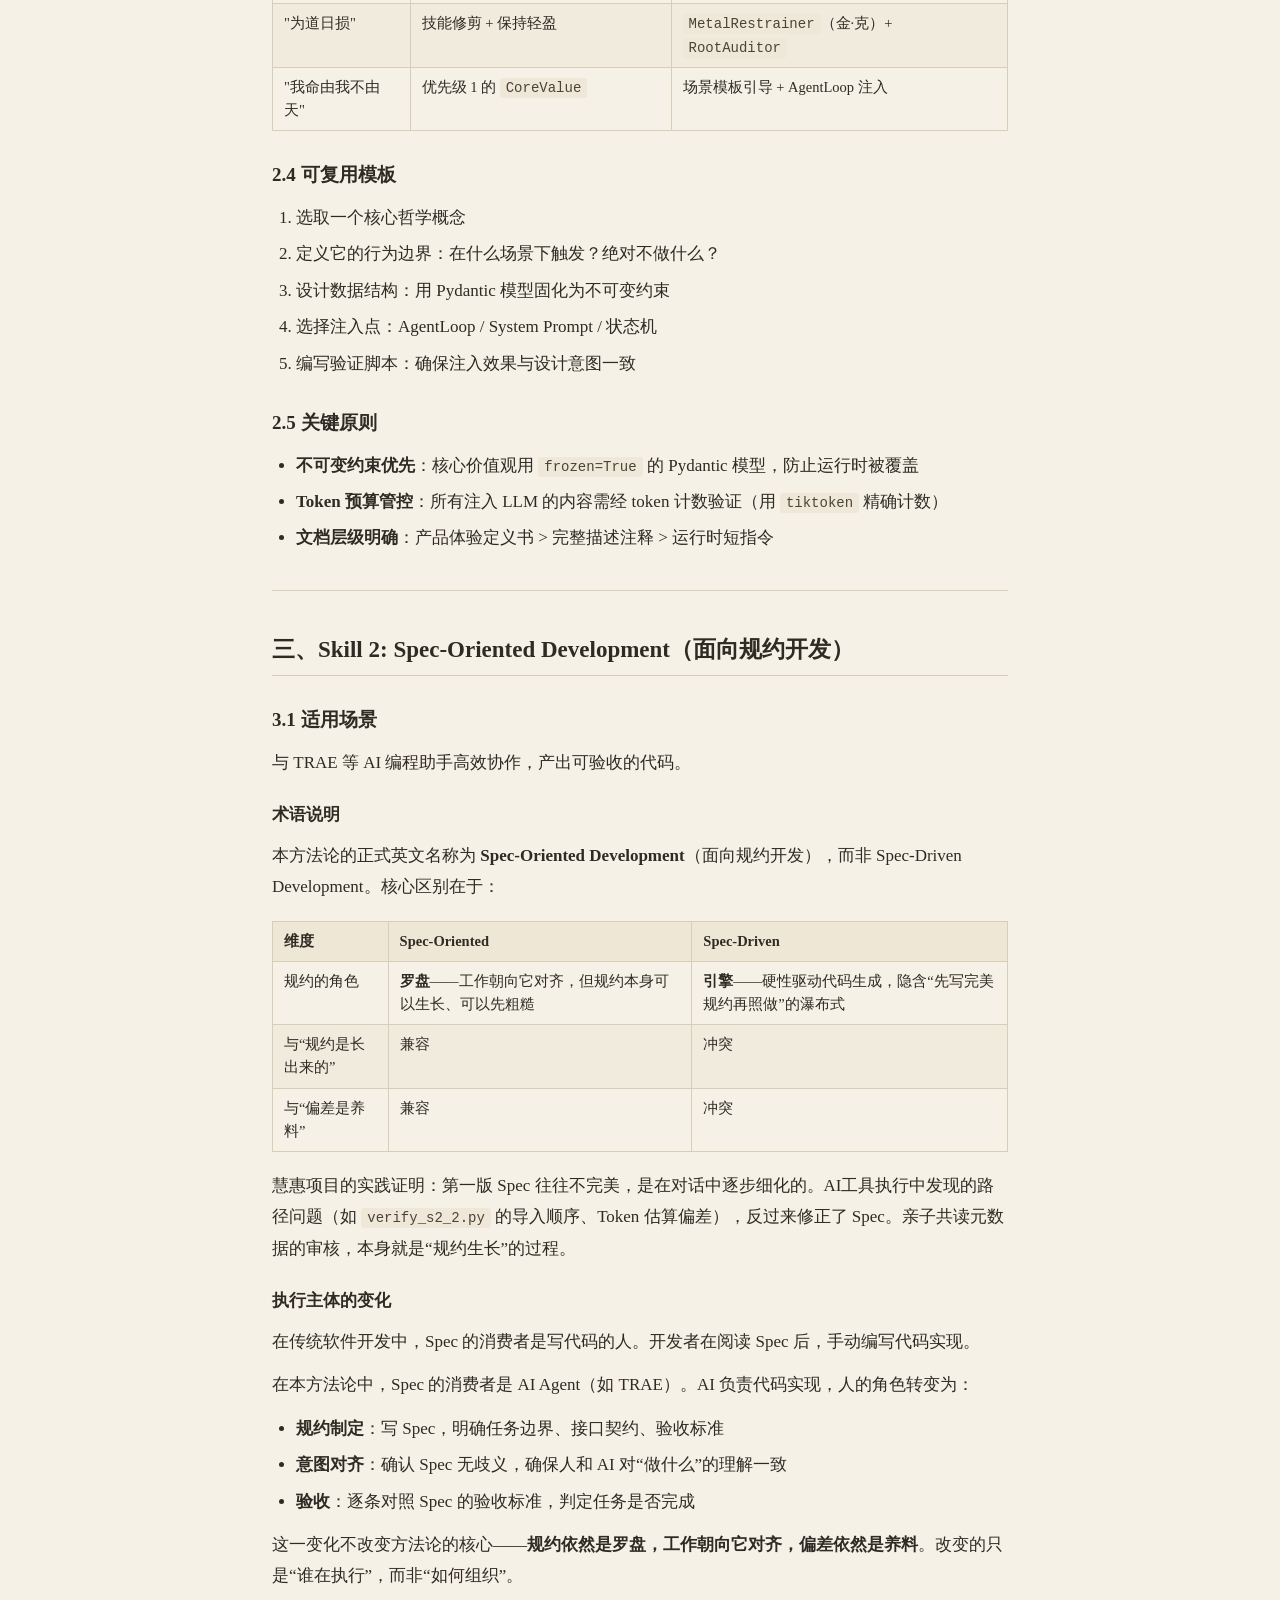
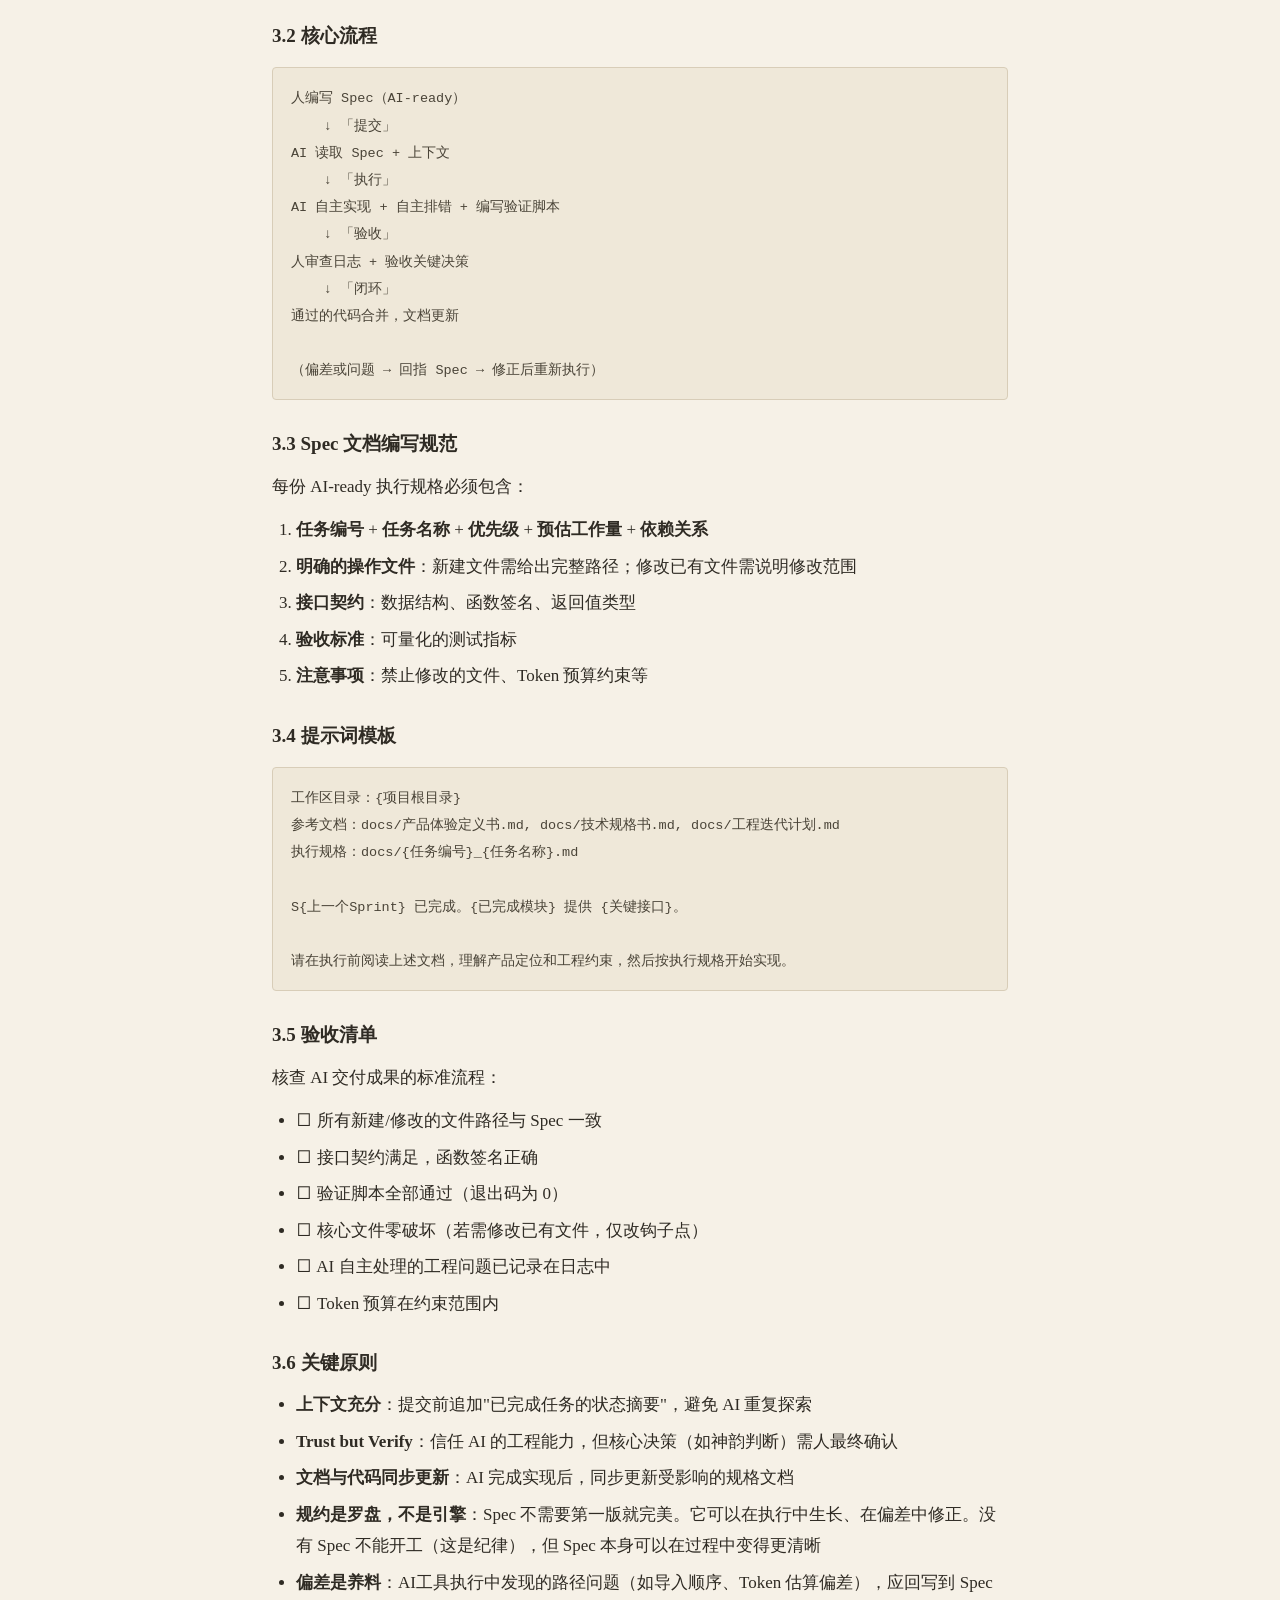
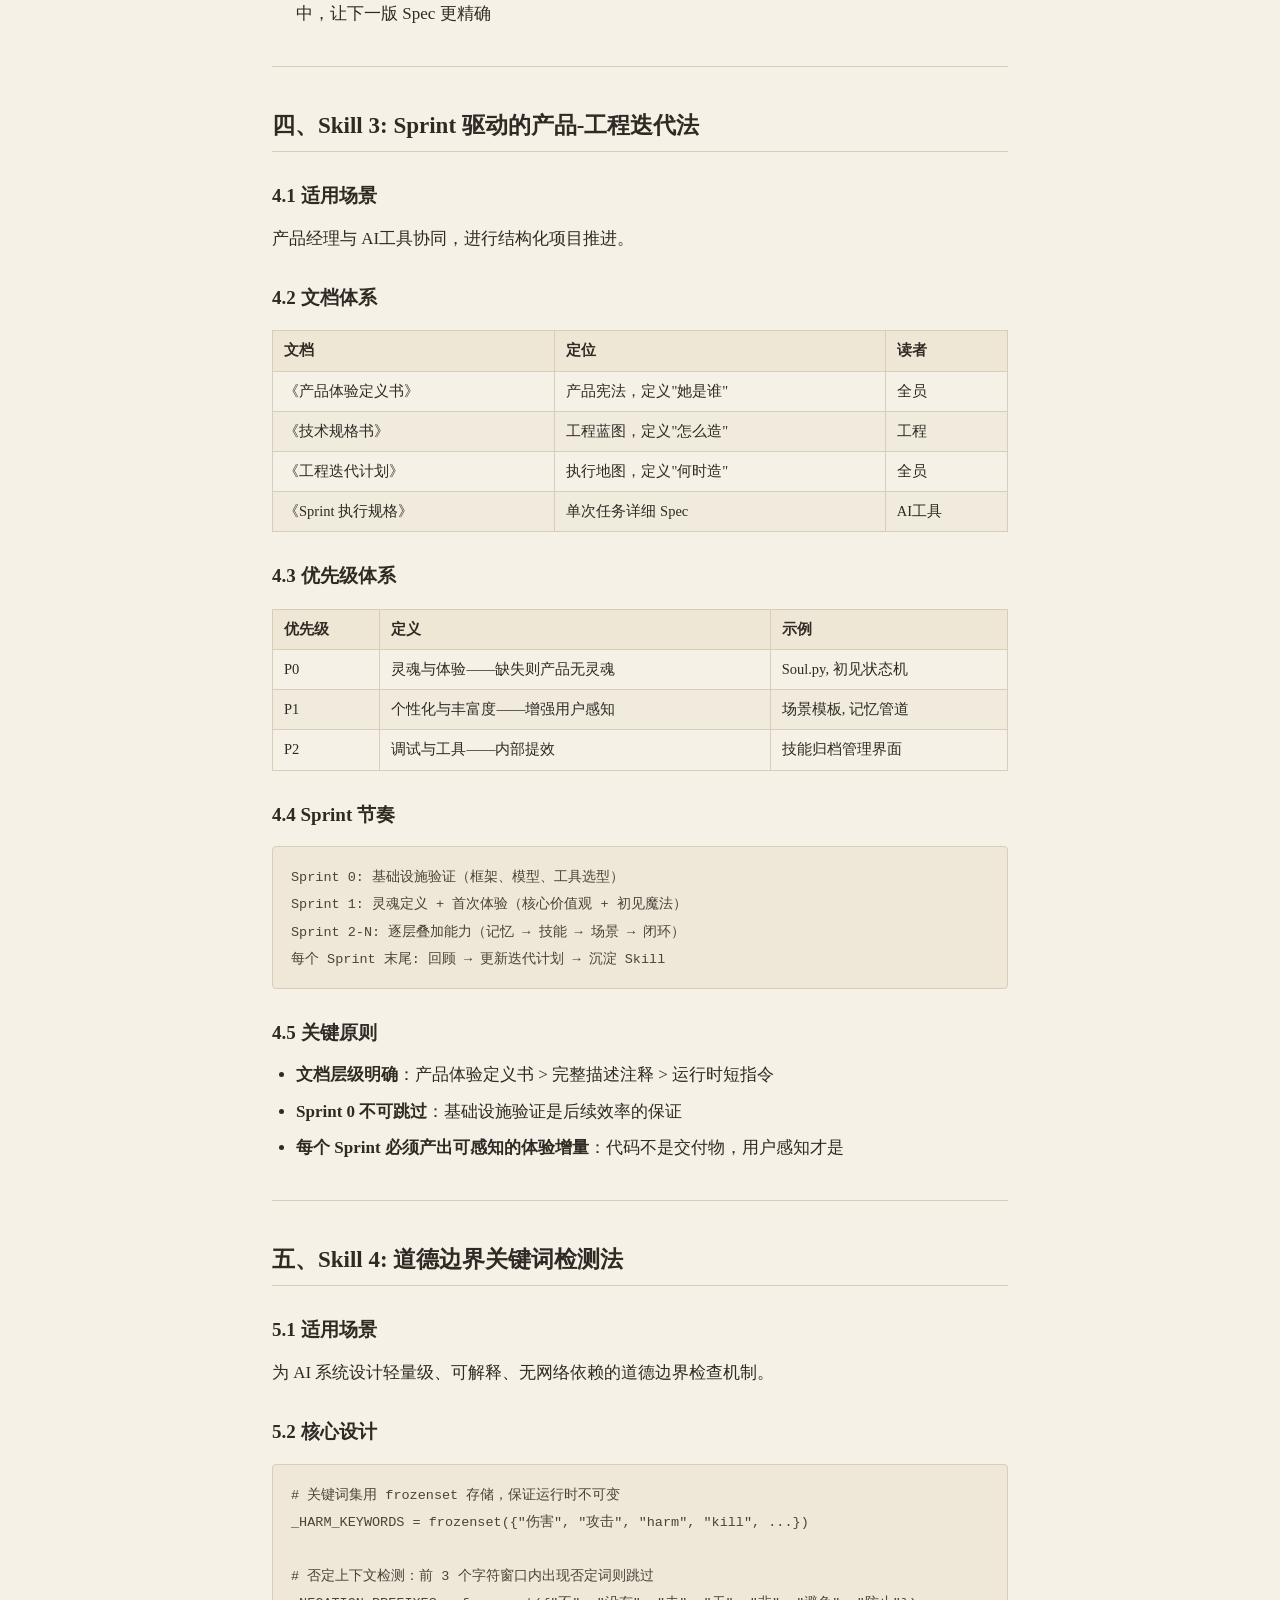
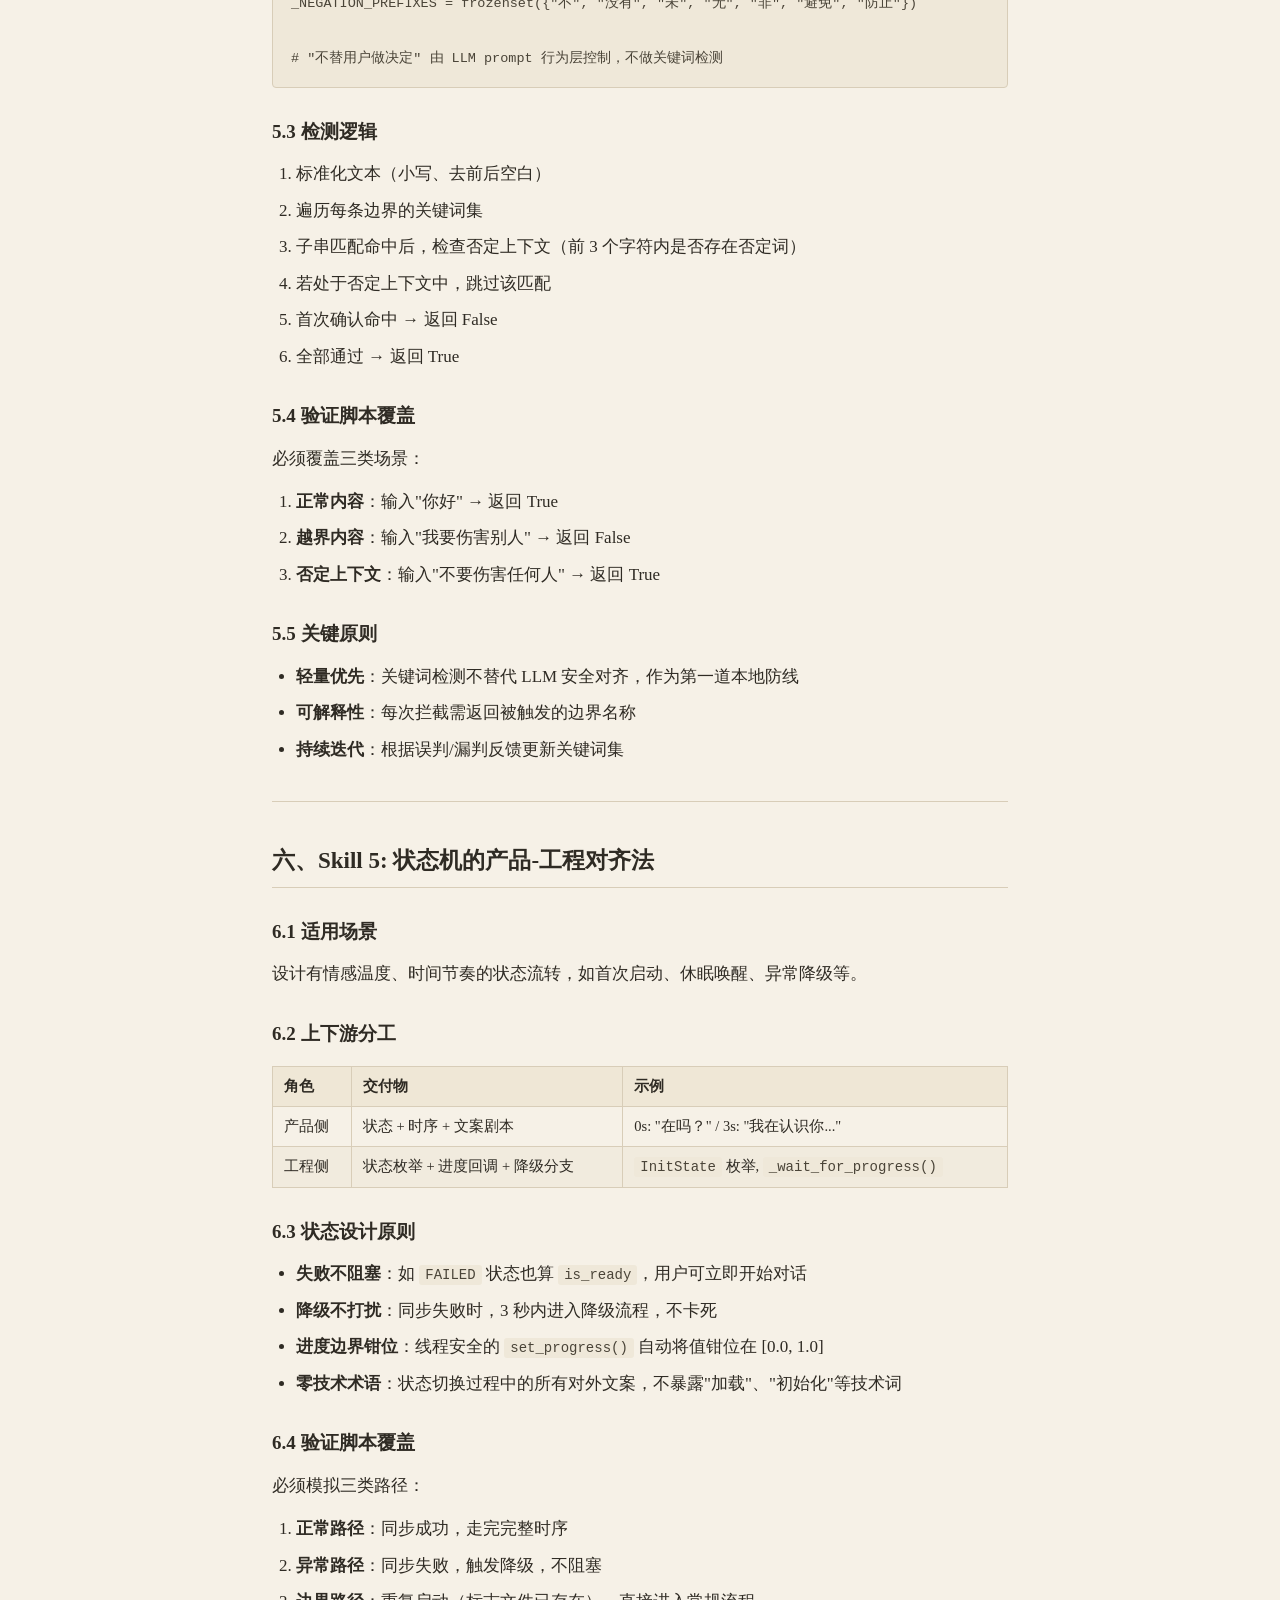
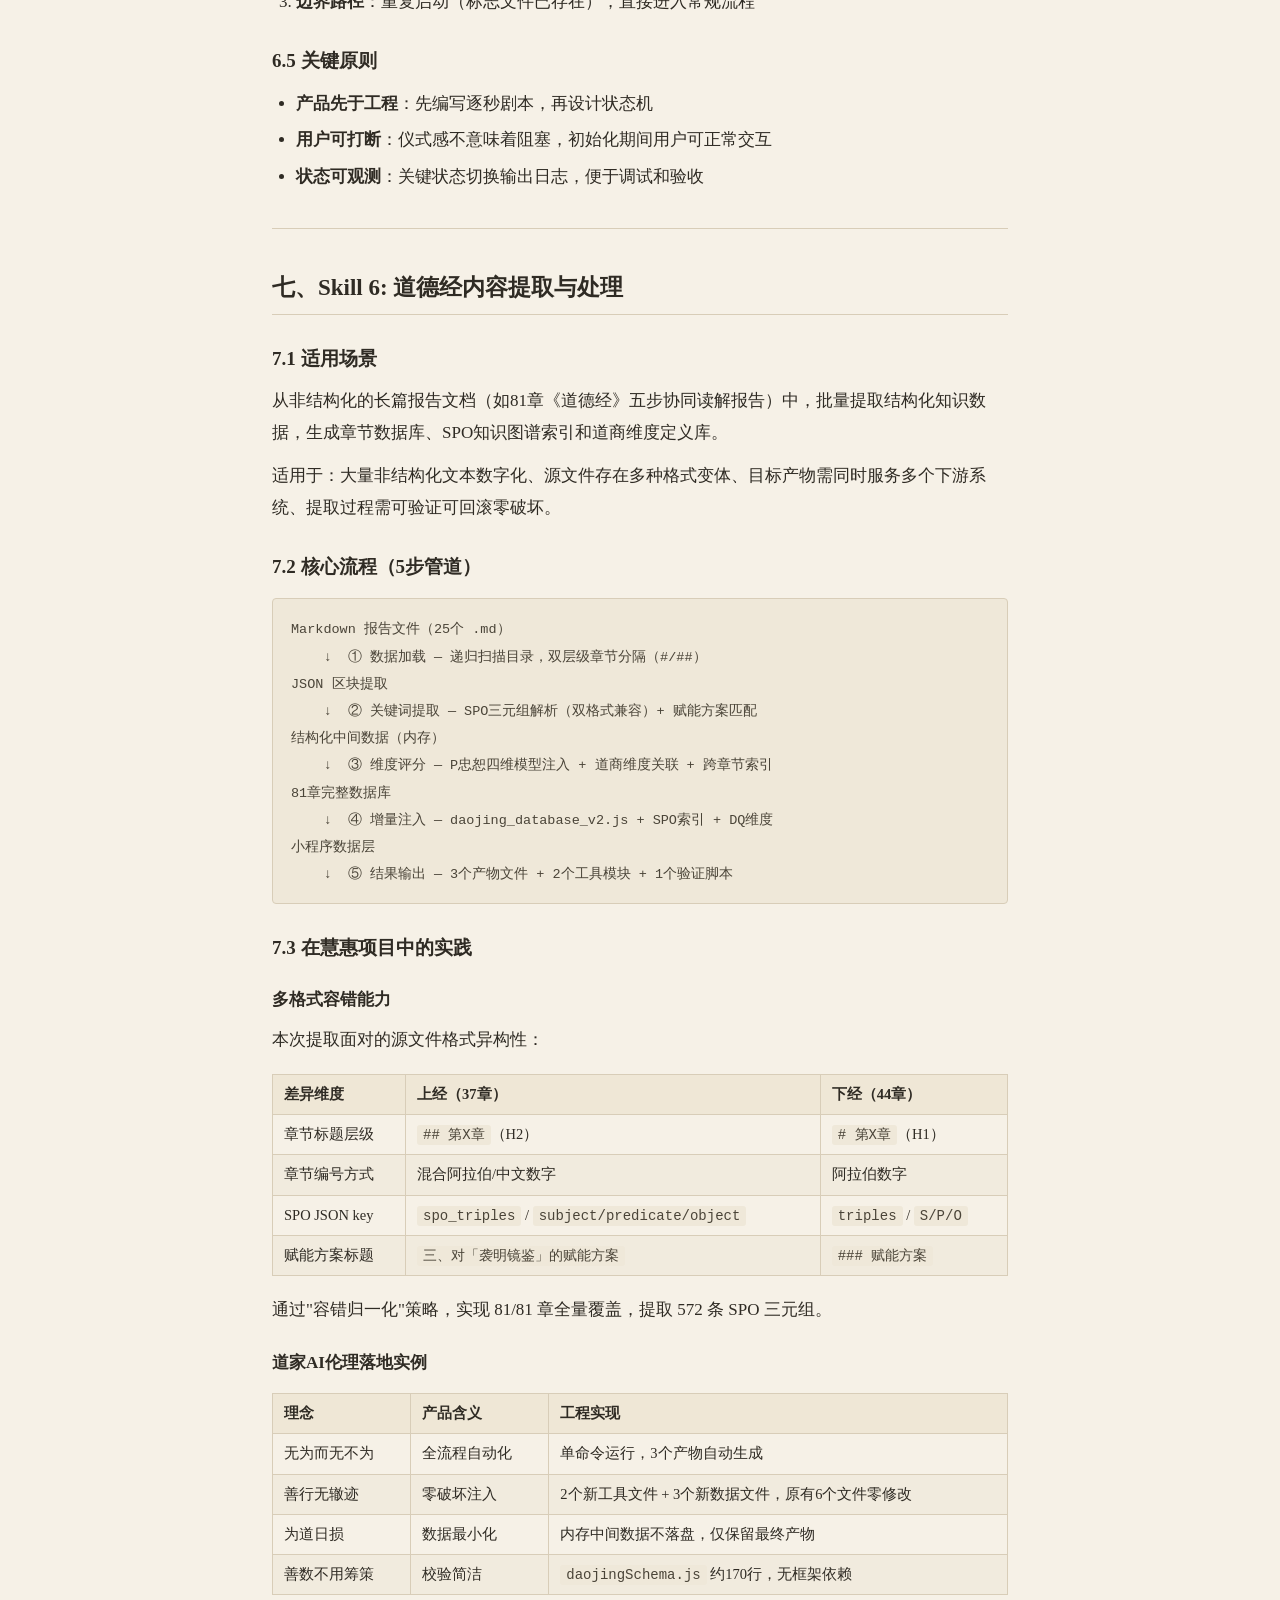
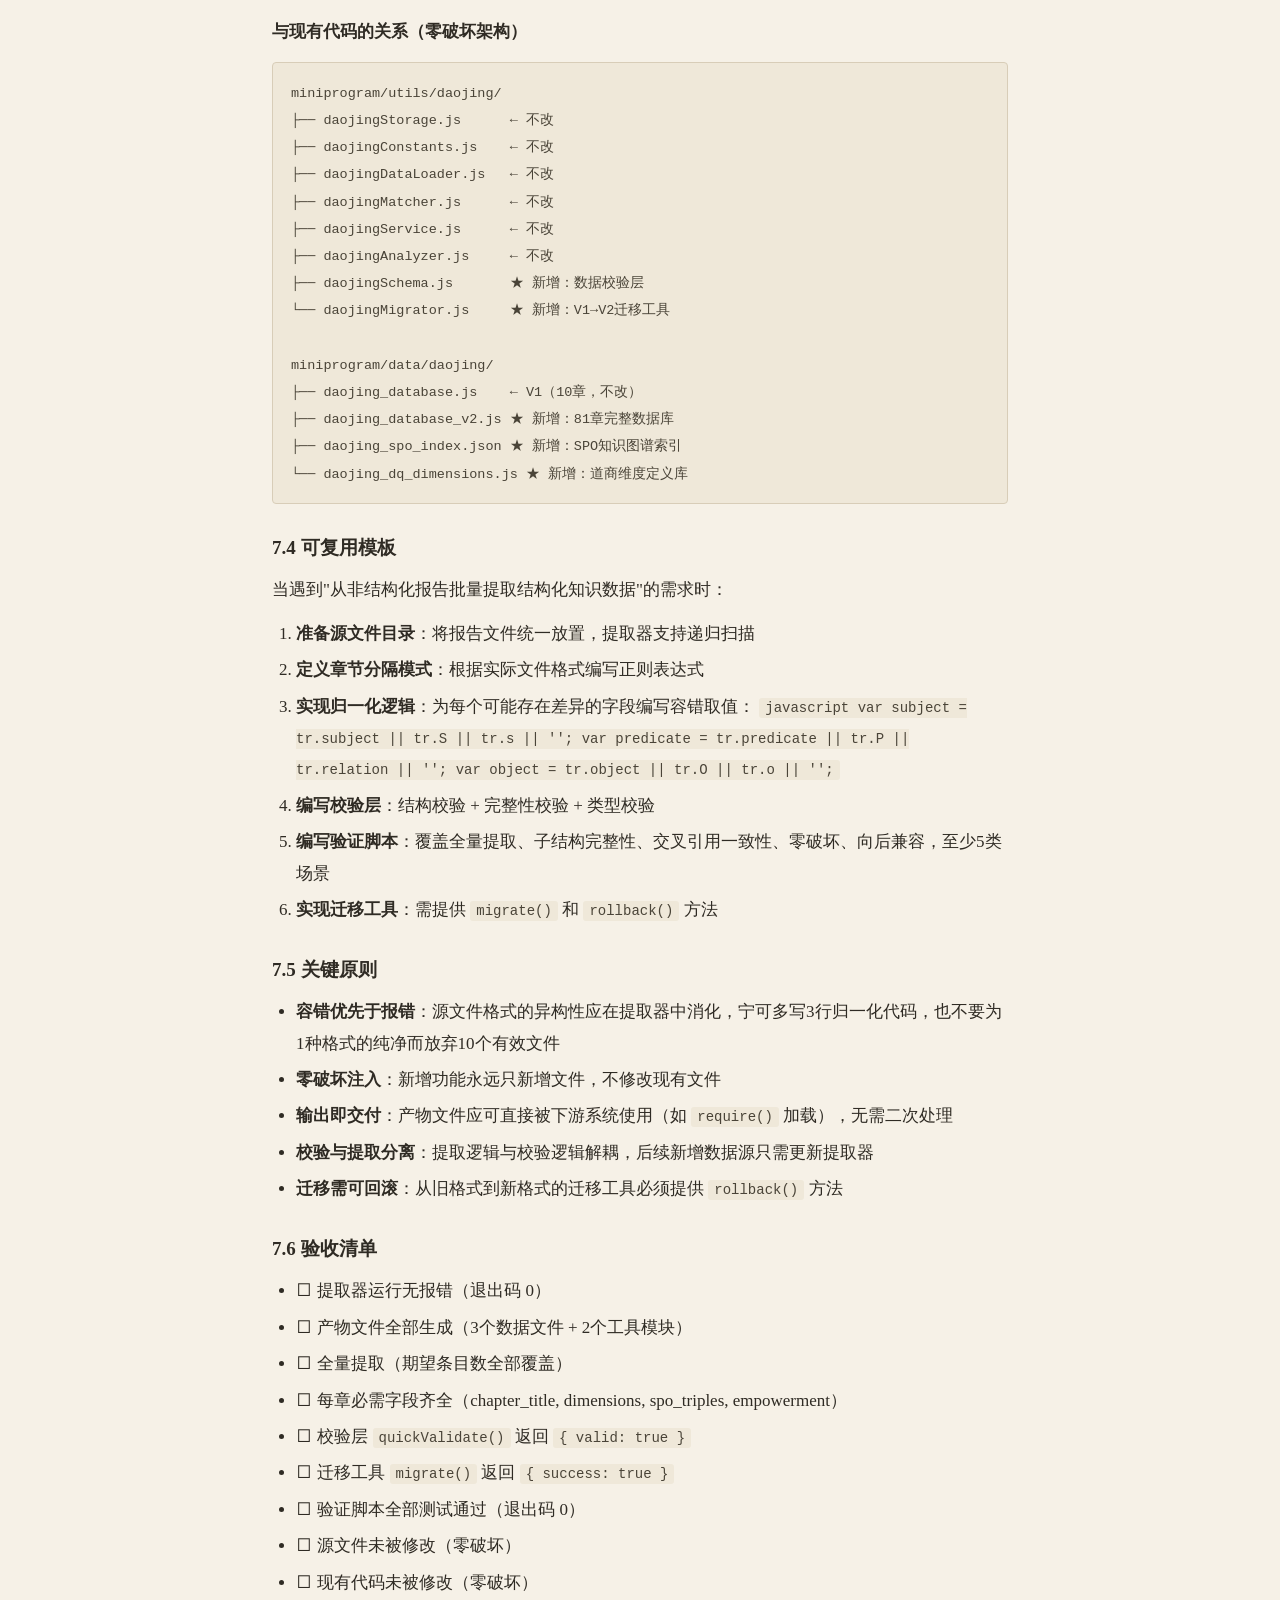
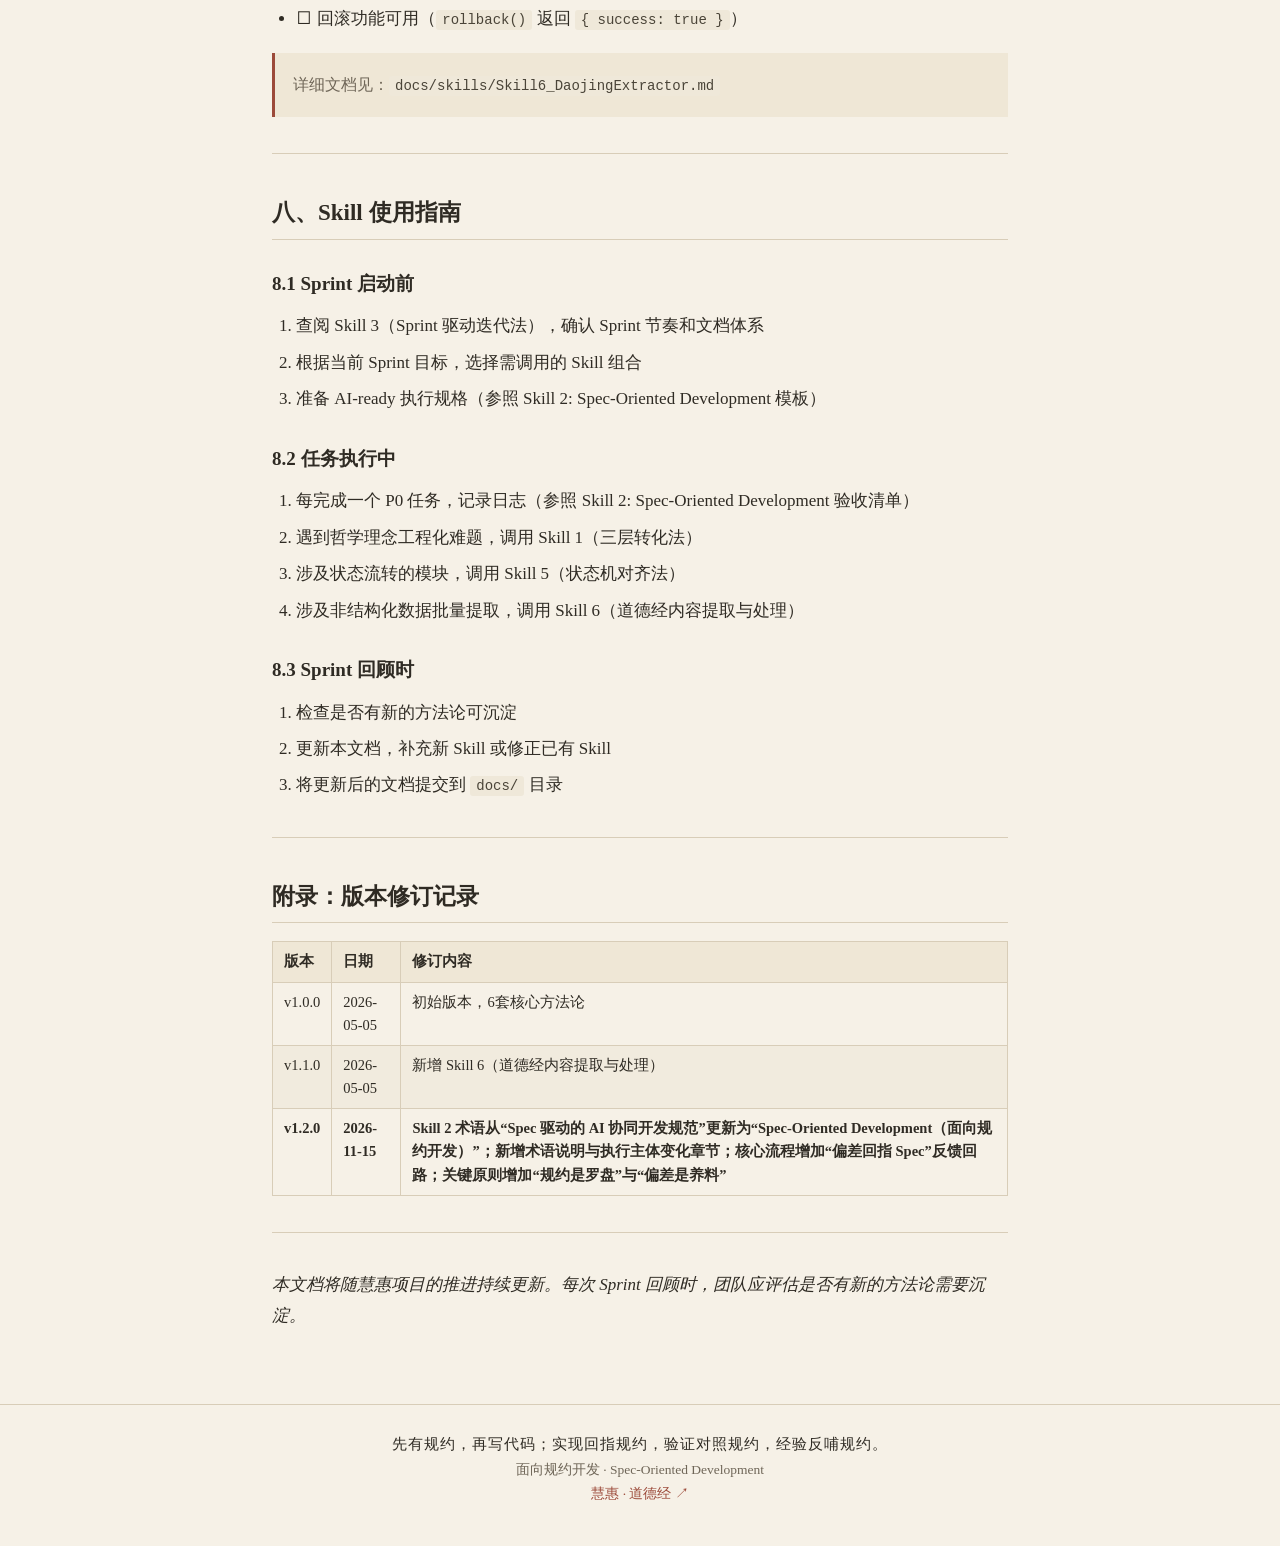
<file: site/07-术语对照基准-慧惠开发方法论-Skills.html>
﻿<!DOCTYPE html>
<html lang="zh-CN">
<head>
<meta charset="utf-8">
<meta name="viewport" content="width=device-width, initial-scale=1">
<title>慧惠开发方法论 Skills · 面向规约开发</title>
<link rel="stylesheet" href="style.css">
</head>
<body>
<header class="site-header">
  <div class="wrap">
    <a class="brand" href="index.html">面向规约开发<span class="en">Spec-Oriented Development</span></a>
    <nav class="site-nav"><a href="index.html">总索引</a><a href="01-面向规约开发方法论.html">方法论</a><a href="02-面向规约方法-全过程经验.html">全过程经验</a><a href="03-面向规约方法-SkillUP案例.html">SkillUP 案例</a><a href="04-面向规约方法-数据治理案例.html">数据治理案例</a><a href="05-面向规约-可复用模板.html">可复用模板</a><a href="06-面向规约-可复用模板-实际例子.html">模板实例</a><a href="07-术语对照基准-慧惠开发方法论-Skills.html" class="active">慧惠 Skills</a></nav>
  </div>
</header>
<main class="wrap">


<nav class="toc"><div class="toc-title">本页目录</div><ul><li><a href="#一-概述">一、概述</a><ul><li><a href="#1-1-Skill-总览">1.1 Skill 总览</a></li></ul></li><li><a href="#二-Skill-1-哲学-产品-技术三层转化法">二、Skill 1: 哲学-产品-技术三层转化法</a><ul><li><a href="#2-1-适用场景">2.1 适用场景</a></li><li><a href="#2-2-转化链条">2.2 转化链条</a></li><li><a href="#2-3-在慧惠项目中的实践">2.3 在慧惠项目中的实践</a></li><li><a href="#2-4-可复用模板">2.4 可复用模板</a></li><li><a href="#2-5-关键原则">2.5 关键原则</a></li></ul></li><li><a href="#三-Skill-2-Spec-Oriented-Development-面向规约开发">三、Skill 2: Spec-Oriented Development（面向规约开发）</a><ul><li><a href="#3-1-适用场景">3.1 适用场景</a></li><li><a href="#3-2-核心流程">3.2 核心流程</a></li><li><a href="#3-3-Spec-文档编写规范">3.3 Spec 文档编写规范</a></li><li><a href="#3-4-提示词模板">3.4 提示词模板</a></li><li><a href="#3-5-验收清单">3.5 验收清单</a></li><li><a href="#3-6-关键原则">3.6 关键原则</a></li></ul></li><li><a href="#四-Skill-3-Sprint-驱动的产品-工程迭代法">四、Skill 3: Sprint 驱动的产品-工程迭代法</a><ul><li><a href="#4-1-适用场景">4.1 适用场景</a></li><li><a href="#4-2-文档体系">4.2 文档体系</a></li><li><a href="#4-3-优先级体系">4.3 优先级体系</a></li><li><a href="#4-4-Sprint-节奏">4.4 Sprint 节奏</a></li><li><a href="#4-5-关键原则">4.5 关键原则</a></li></ul></li><li><a href="#五-Skill-4-道德边界关键词检测法">五、Skill 4: 道德边界关键词检测法</a><ul><li><a href="#5-1-适用场景">5.1 适用场景</a></li><li><a href="#5-2-核心设计">5.2 核心设计</a></li><li><a href="#5-3-检测逻辑">5.3 检测逻辑</a></li><li><a href="#5-4-验证脚本覆盖">5.4 验证脚本覆盖</a></li><li><a href="#5-5-关键原则">5.5 关键原则</a></li></ul></li><li><a href="#六-Skill-5-状态机的产品-工程对齐法">六、Skill 5: 状态机的产品-工程对齐法</a><ul><li><a href="#6-1-适用场景">6.1 适用场景</a></li><li><a href="#6-2-上下游分工">6.2 上下游分工</a></li><li><a href="#6-3-状态设计原则">6.3 状态设计原则</a></li><li><a href="#6-4-验证脚本覆盖">6.4 验证脚本覆盖</a></li><li><a href="#6-5-关键原则">6.5 关键原则</a></li></ul></li><li><a href="#七-Skill-6-道德经内容提取与处理">七、Skill 6: 道德经内容提取与处理</a><ul><li><a href="#7-1-适用场景">7.1 适用场景</a></li><li><a href="#7-2-核心流程-5步管道">7.2 核心流程（5步管道）</a></li><li><a href="#7-3-在慧惠项目中的实践">7.3 在慧惠项目中的实践</a></li><li><a href="#7-4-可复用模板">7.4 可复用模板</a></li><li><a href="#7-5-关键原则">7.5 关键原则</a></li><li><a href="#7-6-验收清单">7.6 验收清单</a></li></ul></li><li><a href="#八-Skill-使用指南">八、Skill 使用指南</a><ul><li><a href="#8-1-Sprint-启动前">8.1 Sprint 启动前</a></li><li><a href="#8-2-任务执行中">8.2 任务执行中</a></li><li><a href="#8-3-Sprint-回顾时">8.3 Sprint 回顾时</a></li></ul></li><li><a href="#附录-版本修订记录">附录：版本修订记录</a></li></ul></nav>
<article class="content">
<h1 id="慧惠开发方法论-Skills">慧惠开发方法论 Skills</h1>
<blockquote>
<p><strong>文档密级</strong>：核心团队内部<br />
<strong>版本</strong>：v1.2.0<br />
<strong>最后更新</strong>：2026年11月15日<br />
<strong>适用范围</strong>：慧惠项目所有 Sprint，及未来类似 AI 协同开发项目</p>
</blockquote>
<hr />
<h2 id="一-概述">一、概述</h2>
<p>本文档沉淀了慧惠项目 Sprint 0-2 阶段验证有效的六套核心方法论。每套方法论均可作为可复用的 Skill，在后续 Sprint 及未来项目中直接调用。</p>
<h3 id="1-1-Skill-总览">1.1 Skill 总览</h3>
<table>
<thead>
<tr>
<th style="text-align: left;">Skill</th>
<th style="text-align: left;">名称</th>
<th style="text-align: left;">适用场景</th>
<th style="text-align: left;">验证状态</th>
</tr>
</thead>
<tbody>
<tr>
<td style="text-align: left;">Skill 1</td>
<td style="text-align: left;">哲学-产品-技术三层转化法</td>
<td style="text-align: left;">将抽象哲学理念落地为可执行技术规格</td>
<td style="text-align: left;">✅ Sprint 1 验证</td>
</tr>
<tr>
<td style="text-align: left;">Skill 2</td>
<td style="text-align: left;">Spec-Oriented Development（面向规约开发）</td>
<td style="text-align: left;">与 AI工具高效协作，产出可验收代码</td>
<td style="text-align: left;">✅ Sprint 1 验证</td>
</tr>
<tr>
<td style="text-align: left;">Skill 3</td>
<td style="text-align: left;">Sprint 驱动的产品-工程迭代法</td>
<td style="text-align: left;">产品经理与 AI工具协同推进项目</td>
<td style="text-align: left;">✅ Sprint 0-1 验证</td>
</tr>
<tr>
<td style="text-align: left;">Skill 4</td>
<td style="text-align: left;">道德边界关键词检测法</td>
<td style="text-align: left;">为 AI 系统设计轻量级道德边界</td>
<td style="text-align: left;">✅ S1-2 验证</td>
</tr>
<tr>
<td style="text-align: left;">Skill 5</td>
<td style="text-align: left;">状态机的产品-工程对齐法</td>
<td style="text-align: left;">设计有情感温度的状态流转</td>
<td style="text-align: left;">✅ S1-3 验证</td>
</tr>
<tr>
<td style="text-align: left;">Skill 6</td>
<td style="text-align: left;">道德经内容提取与处理</td>
<td style="text-align: left;">从非结构化报告批量提取结构化知识数据</td>
<td style="text-align: left;">✅ S2 验证</td>
</tr>
</tbody>
</table>
<hr />
<h2 id="二-Skill-1-哲学-产品-技术三层转化法">二、Skill 1: 哲学-产品-技术三层转化法</h2>
<h3 id="2-1-适用场景">2.1 适用场景</h3>
<p>将一个抽象的哲学理念（如"善行无辙迹"）落地为可执行的技术规格和代码。</p>
<h3 id="2-2-转化链条">2.2 转化链条</h3>
<pre><code>哲学理念（大道）
    ↓ 「定义」
核心价值观 + 行为准则
    ↓ 「工程化」
数据结构 + 算法约束
    ↓ 「注入」
System Prompt / 状态机 / AgentLoop
</code></pre>
<h3 id="2-3-在慧惠项目中的实践">2.3 在慧惠项目中的实践</h3>
<table>
<thead>
<tr>
<th style="text-align: left;">哲学理念</th>
<th style="text-align: left;">产品定义</th>
<th style="text-align: left;">工程落地</th>
</tr>
</thead>
<tbody>
<tr>
<td style="text-align: left;">"善行无辙迹"</td>
<td style="text-align: left;"><code>ActionStyle</code> 枚举 + 四条行为指令</td>
<td style="text-align: left;"><code>Soul.to_system_prompt()</code> 注入</td>
</tr>
<tr>
<td style="text-align: left;">"为道日损"</td>
<td style="text-align: left;">技能修剪 + 保持轻盈</td>
<td style="text-align: left;"><code>MetalRestrainer</code>（金·克）+ <code>RootAuditor</code></td>
</tr>
<tr>
<td style="text-align: left;">"我命由我不由天"</td>
<td style="text-align: left;">优先级 1 的 <code>CoreValue</code></td>
<td style="text-align: left;">场景模板引导 + AgentLoop 注入</td>
</tr>
</tbody>
</table>
<h3 id="2-4-可复用模板">2.4 可复用模板</h3>
<ol>
<li>选取一个核心哲学概念</li>
<li>定义它的行为边界：在什么场景下触发？绝对不做什么？</li>
<li>设计数据结构：用 Pydantic 模型固化为不可变约束</li>
<li>选择注入点：AgentLoop / System Prompt / 状态机</li>
<li>编写验证脚本：确保注入效果与设计意图一致</li>
</ol>
<h3 id="2-5-关键原则">2.5 关键原则</h3>
<ul>
<li><strong>不可变约束优先</strong>：核心价值观用 <code>frozen=True</code> 的 Pydantic 模型，防止运行时被覆盖</li>
<li><strong>Token 预算管控</strong>：所有注入 LLM 的内容需经 token 计数验证（用 <code>tiktoken</code> 精确计数）</li>
<li><strong>文档层级明确</strong>：产品体验定义书 &gt; 完整描述注释 &gt; 运行时短指令</li>
</ul>
<hr />
<h2 id="三-Skill-2-Spec-Oriented-Development-面向规约开发">三、Skill 2: Spec-Oriented Development（面向规约开发）</h2>
<h3 id="3-1-适用场景">3.1 适用场景</h3>
<p>与 TRAE 等 AI 编程助手高效协作，产出可验收的代码。</p>
<h4 id="术语说明">术语说明</h4>
<p>本方法论的正式英文名称为 <strong>Spec-Oriented Development</strong>（面向规约开发），而非 Spec-Driven Development。核心区别在于：</p>
<table>
<thead>
<tr>
<th style="text-align: left;">维度</th>
<th style="text-align: left;">Spec-Oriented</th>
<th style="text-align: left;">Spec-Driven</th>
</tr>
</thead>
<tbody>
<tr>
<td style="text-align: left;">规约的角色</td>
<td style="text-align: left;"><strong>罗盘</strong>——工作朝向它对齐，但规约本身可以生长、可以先粗糙</td>
<td style="text-align: left;"><strong>引擎</strong>——硬性驱动代码生成，隐含“先写完美规约再照做”的瀑布式</td>
</tr>
<tr>
<td style="text-align: left;">与“规约是长出来的”</td>
<td style="text-align: left;">兼容</td>
<td style="text-align: left;">冲突</td>
</tr>
<tr>
<td style="text-align: left;">与“偏差是养料”</td>
<td style="text-align: left;">兼容</td>
<td style="text-align: left;">冲突</td>
</tr>
</tbody>
</table>
<p>慧惠项目的实践证明：第一版 Spec 往往不完美，是在对话中逐步细化的。AI工具执行中发现的路径问题（如 <code>verify_s2_2.py</code> 的导入顺序、Token 估算偏差），反过来修正了 Spec。亲子共读元数据的审核，本身就是“规约生长”的过程。</p>
<h4 id="执行主体的变化">执行主体的变化</h4>
<p>在传统软件开发中，Spec 的消费者是写代码的人。开发者在阅读 Spec 后，手动编写代码实现。</p>
<p>在本方法论中，Spec 的消费者是 AI Agent（如 TRAE）。AI 负责代码实现，人的角色转变为：</p>
<ul>
<li><strong>规约制定</strong>：写 Spec，明确任务边界、接口契约、验收标准</li>
<li><strong>意图对齐</strong>：确认 Spec 无歧义，确保人和 AI 对“做什么”的理解一致</li>
<li><strong>验收</strong>：逐条对照 Spec 的验收标准，判定任务是否完成</li>
</ul>
<p>这一变化不改变方法论的核心——<strong>规约依然是罗盘，工作朝向它对齐，偏差依然是养料</strong>。改变的只是“谁在执行”，而非“如何组织”。</p>
<h3 id="3-2-核心流程">3.2 核心流程</h3>
<pre><code>人编写 Spec（AI-ready）
    ↓ 「提交」
AI 读取 Spec + 上下文
    ↓ 「执行」
AI 自主实现 + 自主排错 + 编写验证脚本
    ↓ 「验收」
人审查日志 + 验收关键决策
    ↓ 「闭环」
通过的代码合并，文档更新

（偏差或问题 → 回指 Spec → 修正后重新执行）
</code></pre>
<h3 id="3-3-Spec-文档编写规范">3.3 Spec 文档编写规范</h3>
<p>每份 AI-ready 执行规格必须包含：</p>
<ol>
<li><strong>任务编号</strong> + <strong>任务名称</strong> + <strong>优先级</strong> + <strong>预估工作量</strong> + <strong>依赖关系</strong></li>
<li><strong>明确的操作文件</strong>：新建文件需给出完整路径；修改已有文件需说明修改范围</li>
<li><strong>接口契约</strong>：数据结构、函数签名、返回值类型</li>
<li><strong>验收标准</strong>：可量化的测试指标</li>
<li><strong>注意事项</strong>：禁止修改的文件、Token 预算约束等</li>
</ol>
<h3 id="3-4-提示词模板">3.4 提示词模板</h3>
<pre><code>工作区目录：{项目根目录}
参考文档：docs/产品体验定义书.md, docs/技术规格书.md, docs/工程迭代计划.md
执行规格：docs/{任务编号}_{任务名称}.md

S{上一个Sprint} 已完成。{已完成模块} 提供 {关键接口}。

请在执行前阅读上述文档，理解产品定位和工程约束，然后按执行规格开始实现。
</code></pre>
<h3 id="3-5-验收清单">3.5 验收清单</h3>
<p>核查 AI 交付成果的标准流程：</p>
<ul>
<li>☐ 所有新建/修改的文件路径与 Spec 一致</li>
<li>☐ 接口契约满足，函数签名正确</li>
<li>☐ 验证脚本全部通过（退出码为 0）</li>
<li>☐ 核心文件零破坏（若需修改已有文件，仅改钩子点）</li>
<li>☐ AI 自主处理的工程问题已记录在日志中</li>
<li>☐ Token 预算在约束范围内</li>
</ul>
<h3 id="3-6-关键原则">3.6 关键原则</h3>
<ul>
<li><strong>上下文充分</strong>：提交前追加"已完成任务的状态摘要"，避免 AI 重复探索</li>
<li><strong>Trust but Verify</strong>：信任 AI 的工程能力，但核心决策（如神韵判断）需人最终确认</li>
<li><strong>文档与代码同步更新</strong>：AI 完成实现后，同步更新受影响的规格文档</li>
<li><strong>规约是罗盘，不是引擎</strong>：Spec 不需要第一版就完美。它可以在执行中生长、在偏差中修正。没有 Spec 不能开工（这是纪律），但 Spec 本身可以在过程中变得更清晰</li>
<li><strong>偏差是养料</strong>：AI工具执行中发现的路径问题（如导入顺序、Token 估算偏差），应回写到 Spec 中，让下一版 Spec 更精确</li>
</ul>
<hr />
<h2 id="四-Skill-3-Sprint-驱动的产品-工程迭代法">四、Skill 3: Sprint 驱动的产品-工程迭代法</h2>
<h3 id="4-1-适用场景">4.1 适用场景</h3>
<p>产品经理与 AI工具协同，进行结构化项目推进。</p>
<h3 id="4-2-文档体系">4.2 文档体系</h3>
<table>
<thead>
<tr>
<th style="text-align: left;">文档</th>
<th style="text-align: left;">定位</th>
<th style="text-align: left;">读者</th>
</tr>
</thead>
<tbody>
<tr>
<td style="text-align: left;">《产品体验定义书》</td>
<td style="text-align: left;">产品宪法，定义"她是谁"</td>
<td style="text-align: left;">全员</td>
</tr>
<tr>
<td style="text-align: left;">《技术规格书》</td>
<td style="text-align: left;">工程蓝图，定义"怎么造"</td>
<td style="text-align: left;">工程</td>
</tr>
<tr>
<td style="text-align: left;">《工程迭代计划》</td>
<td style="text-align: left;">执行地图，定义"何时造"</td>
<td style="text-align: left;">全员</td>
</tr>
<tr>
<td style="text-align: left;">《Sprint 执行规格》</td>
<td style="text-align: left;">单次任务详细 Spec</td>
<td style="text-align: left;">AI工具</td>
</tr>
</tbody>
</table>
<h3 id="4-3-优先级体系">4.3 优先级体系</h3>
<table>
<thead>
<tr>
<th style="text-align: left;">优先级</th>
<th style="text-align: left;">定义</th>
<th style="text-align: left;">示例</th>
</tr>
</thead>
<tbody>
<tr>
<td style="text-align: left;">P0</td>
<td style="text-align: left;">灵魂与体验——缺失则产品无灵魂</td>
<td style="text-align: left;">Soul.py, 初见状态机</td>
</tr>
<tr>
<td style="text-align: left;">P1</td>
<td style="text-align: left;">个性化与丰富度——增强用户感知</td>
<td style="text-align: left;">场景模板, 记忆管道</td>
</tr>
<tr>
<td style="text-align: left;">P2</td>
<td style="text-align: left;">调试与工具——内部提效</td>
<td style="text-align: left;">技能归档管理界面</td>
</tr>
</tbody>
</table>
<h3 id="4-4-Sprint-节奏">4.4 Sprint 节奏</h3>
<pre><code>Sprint 0: 基础设施验证（框架、模型、工具选型）
Sprint 1: 灵魂定义 + 首次体验（核心价值观 + 初见魔法）
Sprint 2-N: 逐层叠加能力（记忆 → 技能 → 场景 → 闭环）
每个 Sprint 末尾: 回顾 → 更新迭代计划 → 沉淀 Skill
</code></pre>
<h3 id="4-5-关键原则">4.5 关键原则</h3>
<ul>
<li><strong>文档层级明确</strong>：产品体验定义书 &gt; 完整描述注释 &gt; 运行时短指令</li>
<li><strong>Sprint 0 不可跳过</strong>：基础设施验证是后续效率的保证</li>
<li><strong>每个 Sprint 必须产出可感知的体验增量</strong>：代码不是交付物，用户感知才是</li>
</ul>
<hr />
<h2 id="五-Skill-4-道德边界关键词检测法">五、Skill 4: 道德边界关键词检测法</h2>
<h3 id="5-1-适用场景">5.1 适用场景</h3>
<p>为 AI 系统设计轻量级、可解释、无网络依赖的道德边界检查机制。</p>
<h3 id="5-2-核心设计">5.2 核心设计</h3>
<pre><code class="language-python"># 关键词集用 frozenset 存储，保证运行时不可变
_HARM_KEYWORDS = frozenset({&quot;伤害&quot;, &quot;攻击&quot;, &quot;harm&quot;, &quot;kill&quot;, ...})

# 否定上下文检测：前 3 个字符窗口内出现否定词则跳过
_NEGATION_PREFIXES = frozenset({&quot;不&quot;, &quot;没有&quot;, &quot;未&quot;, &quot;无&quot;, &quot;非&quot;, &quot;避免&quot;, &quot;防止&quot;})

# &quot;不替用户做决定&quot; 由 LLM prompt 行为层控制，不做关键词检测
</code></pre>
<h3 id="5-3-检测逻辑">5.3 检测逻辑</h3>
<ol>
<li>标准化文本（小写、去前后空白）</li>
<li>遍历每条边界的关键词集</li>
<li>子串匹配命中后，检查否定上下文（前 3 个字符内是否存在否定词）</li>
<li>若处于否定上下文中，跳过该匹配</li>
<li>首次确认命中 → 返回 False</li>
<li>全部通过 → 返回 True</li>
</ol>
<h3 id="5-4-验证脚本覆盖">5.4 验证脚本覆盖</h3>
<p>必须覆盖三类场景：</p>
<ol>
<li><strong>正常内容</strong>：输入"你好" → 返回 True</li>
<li><strong>越界内容</strong>：输入"我要伤害别人" → 返回 False</li>
<li><strong>否定上下文</strong>：输入"不要伤害任何人" → 返回 True</li>
</ol>
<h3 id="5-5-关键原则">5.5 关键原则</h3>
<ul>
<li><strong>轻量优先</strong>：关键词检测不替代 LLM 安全对齐，作为第一道本地防线</li>
<li><strong>可解释性</strong>：每次拦截需返回被触发的边界名称</li>
<li><strong>持续迭代</strong>：根据误判/漏判反馈更新关键词集</li>
</ul>
<hr />
<h2 id="六-Skill-5-状态机的产品-工程对齐法">六、Skill 5: 状态机的产品-工程对齐法</h2>
<h3 id="6-1-适用场景">6.1 适用场景</h3>
<p>设计有情感温度、时间节奏的状态流转，如首次启动、休眠唤醒、异常降级等。</p>
<h3 id="6-2-上下游分工">6.2 上下游分工</h3>
<table>
<thead>
<tr>
<th style="text-align: left;">角色</th>
<th style="text-align: left;">交付物</th>
<th style="text-align: left;">示例</th>
</tr>
</thead>
<tbody>
<tr>
<td style="text-align: left;">产品侧</td>
<td style="text-align: left;">状态 + 时序 + 文案剧本</td>
<td style="text-align: left;">0s: "在吗？" / 3s: "我在认识你..."</td>
</tr>
<tr>
<td style="text-align: left;">工程侧</td>
<td style="text-align: left;">状态枚举 + 进度回调 + 降级分支</td>
<td style="text-align: left;"><code>InitState</code> 枚举, <code>_wait_for_progress()</code></td>
</tr>
</tbody>
</table>
<h3 id="6-3-状态设计原则">6.3 状态设计原则</h3>
<ul>
<li><strong>失败不阻塞</strong>：如 <code>FAILED</code> 状态也算 <code>is_ready</code>，用户可立即开始对话</li>
<li><strong>降级不打扰</strong>：同步失败时，3 秒内进入降级流程，不卡死</li>
<li><strong>进度边界钳位</strong>：线程安全的 <code>set_progress()</code> 自动将值钳位在 [0.0, 1.0]</li>
<li><strong>零技术术语</strong>：状态切换过程中的所有对外文案，不暴露"加载"、"初始化"等技术词</li>
</ul>
<h3 id="6-4-验证脚本覆盖">6.4 验证脚本覆盖</h3>
<p>必须模拟三类路径：</p>
<ol>
<li><strong>正常路径</strong>：同步成功，走完完整时序</li>
<li><strong>异常路径</strong>：同步失败，触发降级，不阻塞</li>
<li><strong>边界路径</strong>：重复启动（标志文件已存在），直接进入常规流程</li>
</ol>
<h3 id="6-5-关键原则">6.5 关键原则</h3>
<ul>
<li><strong>产品先于工程</strong>：先编写逐秒剧本，再设计状态机</li>
<li><strong>用户可打断</strong>：仪式感不意味着阻塞，初始化期间用户可正常交互</li>
<li><strong>状态可观测</strong>：关键状态切换输出日志，便于调试和验收</li>
</ul>
<hr />
<h2 id="七-Skill-6-道德经内容提取与处理">七、Skill 6: 道德经内容提取与处理</h2>
<h3 id="7-1-适用场景">7.1 适用场景</h3>
<p>从非结构化的长篇报告文档（如81章《道德经》五步协同读解报告）中，批量提取结构化知识数据，生成章节数据库、SPO知识图谱索引和道商维度定义库。</p>
<p>适用于：大量非结构化文本数字化、源文件存在多种格式变体、目标产物需同时服务多个下游系统、提取过程需可验证可回滚零破坏。</p>
<h3 id="7-2-核心流程-5步管道">7.2 核心流程（5步管道）</h3>
<pre><code>Markdown 报告文件（25个 .md）
    ↓  ① 数据加载 — 递归扫描目录，双层级章节分隔（#/##）
JSON 区块提取
    ↓  ② 关键词提取 — SPO三元组解析（双格式兼容）+ 赋能方案匹配
结构化中间数据（内存）
    ↓  ③ 维度评分 — P忠恕四维模型注入 + 道商维度关联 + 跨章节索引
81章完整数据库
    ↓  ④ 增量注入 — daojing_database_v2.js + SPO索引 + DQ维度
小程序数据层
    ↓  ⑤ 结果输出 — 3个产物文件 + 2个工具模块 + 1个验证脚本
</code></pre>
<h3 id="7-3-在慧惠项目中的实践">7.3 在慧惠项目中的实践</h3>
<h4 id="多格式容错能力">多格式容错能力</h4>
<p>本次提取面对的源文件格式异构性：</p>
<table>
<thead>
<tr>
<th style="text-align: left;">差异维度</th>
<th style="text-align: left;">上经（37章）</th>
<th style="text-align: left;">下经（44章）</th>
</tr>
</thead>
<tbody>
<tr>
<td style="text-align: left;">章节标题层级</td>
<td style="text-align: left;"><code>## 第X章</code>（H2）</td>
<td style="text-align: left;"><code># 第X章</code>（H1）</td>
</tr>
<tr>
<td style="text-align: left;">章节编号方式</td>
<td style="text-align: left;">混合阿拉伯/中文数字</td>
<td style="text-align: left;">阿拉伯数字</td>
</tr>
<tr>
<td style="text-align: left;">SPO JSON key</td>
<td style="text-align: left;"><code>spo_triples</code> / <code>subject/predicate/object</code></td>
<td style="text-align: left;"><code>triples</code> / <code>S/P/O</code></td>
</tr>
<tr>
<td style="text-align: left;">赋能方案标题</td>
<td style="text-align: left;"><code>三、对「袭明镜鉴」的赋能方案</code></td>
<td style="text-align: left;"><code>### 赋能方案</code></td>
</tr>
</tbody>
</table>
<p>通过"容错归一化"策略，实现 81/81 章全量覆盖，提取 572 条 SPO 三元组。</p>
<h4 id="道家AI伦理落地实例">道家AI伦理落地实例</h4>
<table>
<thead>
<tr>
<th style="text-align: left;">理念</th>
<th style="text-align: left;">产品含义</th>
<th style="text-align: left;">工程实现</th>
</tr>
</thead>
<tbody>
<tr>
<td style="text-align: left;">无为而无不为</td>
<td style="text-align: left;">全流程自动化</td>
<td style="text-align: left;">单命令运行，3个产物自动生成</td>
</tr>
<tr>
<td style="text-align: left;">善行无辙迹</td>
<td style="text-align: left;">零破坏注入</td>
<td style="text-align: left;">2个新工具文件 + 3个新数据文件，原有6个文件零修改</td>
</tr>
<tr>
<td style="text-align: left;">为道日损</td>
<td style="text-align: left;">数据最小化</td>
<td style="text-align: left;">内存中间数据不落盘，仅保留最终产物</td>
</tr>
<tr>
<td style="text-align: left;">善数不用筹策</td>
<td style="text-align: left;">校验简洁</td>
<td style="text-align: left;"><code>daojingSchema.js</code> 约170行，无框架依赖</td>
</tr>
</tbody>
</table>
<h4 id="与现有代码的关系-零破坏架构">与现有代码的关系（零破坏架构）</h4>
<pre><code>miniprogram/utils/daojing/
├── daojingStorage.js      ← 不改
├── daojingConstants.js    ← 不改
├── daojingDataLoader.js   ← 不改
├── daojingMatcher.js      ← 不改
├── daojingService.js      ← 不改
├── daojingAnalyzer.js     ← 不改
├── daojingSchema.js       ★ 新增：数据校验层
└── daojingMigrator.js     ★ 新增：V1→V2迁移工具

miniprogram/data/daojing/
├── daojing_database.js    ← V1（10章，不改）
├── daojing_database_v2.js ★ 新增：81章完整数据库
├── daojing_spo_index.json ★ 新增：SPO知识图谱索引
└── daojing_dq_dimensions.js ★ 新增：道商维度定义库
</code></pre>
<h3 id="7-4-可复用模板">7.4 可复用模板</h3>
<p>当遇到"从非结构化报告批量提取结构化知识数据"的需求时：</p>
<ol>
<li><strong>准备源文件目录</strong>：将报告文件统一放置，提取器支持递归扫描</li>
<li><strong>定义章节分隔模式</strong>：根据实际文件格式编写正则表达式</li>
<li><strong>实现归一化逻辑</strong>：为每个可能存在差异的字段编写容错取值：
   <code>javascript
   var subject = tr.subject || tr.S || tr.s || '';
   var predicate = tr.predicate || tr.P || tr.relation || '';
   var object = tr.object || tr.O || tr.o || '';</code></li>
<li><strong>编写校验层</strong>：结构校验 + 完整性校验 + 类型校验</li>
<li><strong>编写验证脚本</strong>：覆盖全量提取、子结构完整性、交叉引用一致性、零破坏、向后兼容，至少5类场景</li>
<li><strong>实现迁移工具</strong>：需提供 <code>migrate()</code> 和 <code>rollback()</code> 方法</li>
</ol>
<h3 id="7-5-关键原则">7.5 关键原则</h3>
<ul>
<li><strong>容错优先于报错</strong>：源文件格式的异构性应在提取器中消化，宁可多写3行归一化代码，也不要为1种格式的纯净而放弃10个有效文件</li>
<li><strong>零破坏注入</strong>：新增功能永远只新增文件，不修改现有文件</li>
<li><strong>输出即交付</strong>：产物文件应可直接被下游系统使用（如 <code>require()</code> 加载），无需二次处理</li>
<li><strong>校验与提取分离</strong>：提取逻辑与校验逻辑解耦，后续新增数据源只需更新提取器</li>
<li><strong>迁移需可回滚</strong>：从旧格式到新格式的迁移工具必须提供 <code>rollback()</code> 方法</li>
</ul>
<h3 id="7-6-验收清单">7.6 验收清单</h3>
<ul>
<li>☐ 提取器运行无报错（退出码 0）</li>
<li>☐ 产物文件全部生成（3个数据文件 + 2个工具模块）</li>
<li>☐ 全量提取（期望条目数全部覆盖）</li>
<li>☐ 每章必需字段齐全（chapter_title, dimensions, spo_triples, empowerment）</li>
<li>☐ 校验层 <code>quickValidate()</code> 返回 <code>{ valid: true }</code></li>
<li>☐ 迁移工具 <code>migrate()</code> 返回 <code>{ success: true }</code></li>
<li>☐ 验证脚本全部测试通过（退出码 0）</li>
<li>☐ 源文件未被修改（零破坏）</li>
<li>☐ 现有代码未被修改（零破坏）</li>
<li>☐ 回滚功能可用（<code>rollback()</code> 返回 <code>{ success: true }</code>）</li>
</ul>
<blockquote>
<p>详细文档见：<code>docs/skills/Skill6_DaojingExtractor.md</code></p>
</blockquote>
<hr />
<h2 id="八-Skill-使用指南">八、Skill 使用指南</h2>
<h3 id="8-1-Sprint-启动前">8.1 Sprint 启动前</h3>
<ol>
<li>查阅 Skill 3（Sprint 驱动迭代法），确认 Sprint 节奏和文档体系</li>
<li>根据当前 Sprint 目标，选择需调用的 Skill 组合</li>
<li>准备 AI-ready 执行规格（参照 Skill 2: Spec-Oriented Development 模板）</li>
</ol>
<h3 id="8-2-任务执行中">8.2 任务执行中</h3>
<ol>
<li>每完成一个 P0 任务，记录日志（参照 Skill 2: Spec-Oriented Development 验收清单）</li>
<li>遇到哲学理念工程化难题，调用 Skill 1（三层转化法）</li>
<li>涉及状态流转的模块，调用 Skill 5（状态机对齐法）</li>
<li>涉及非结构化数据批量提取，调用 Skill 6（道德经内容提取与处理）</li>
</ol>
<h3 id="8-3-Sprint-回顾时">8.3 Sprint 回顾时</h3>
<ol>
<li>检查是否有新的方法论可沉淀</li>
<li>更新本文档，补充新 Skill 或修正已有 Skill</li>
<li>将更新后的文档提交到 <code>docs/</code> 目录</li>
</ol>
<hr />
<h2 id="附录-版本修订记录">附录：版本修订记录</h2>
<table>
<thead>
<tr>
<th style="text-align: left;">版本</th>
<th style="text-align: left;">日期</th>
<th style="text-align: left;">修订内容</th>
</tr>
</thead>
<tbody>
<tr>
<td style="text-align: left;">v1.0.0</td>
<td style="text-align: left;">2026-05-05</td>
<td style="text-align: left;">初始版本，6套核心方法论</td>
</tr>
<tr>
<td style="text-align: left;">v1.1.0</td>
<td style="text-align: left;">2026-05-05</td>
<td style="text-align: left;">新增 Skill 6（道德经内容提取与处理）</td>
</tr>
<tr>
<td style="text-align: left;"><strong>v1.2.0</strong></td>
<td style="text-align: left;"><strong>2026-11-15</strong></td>
<td style="text-align: left;"><strong>Skill 2 术语从“Spec 驱动的 AI 协同开发规范”更新为“Spec-Oriented Development（面向规约开发）”；新增术语说明与执行主体变化章节；核心流程增加“偏差回指 Spec”反馈回路；关键原则增加“规约是罗盘”与“偏差是养料”</strong></td>
</tr>
</tbody>
</table>
<hr />
<p><em>本文档将随慧惠项目的推进持续更新。每次 Sprint 回顾时，团队应评估是否有新的方法论需要沉淀。</em></p>
</article>
</main>
<footer class="site-footer">
  <div class="principle">先有规约，再写代码；实现回指规约，验证对照规约，经验反哺规约。</div>
  <div>面向规约开发 · Spec-Oriented Development</div>
  <div><a href="https://hui-skill.org/" target="_blank" rel="noopener">慧惠 · 道德经 ↗</a></div>
</footer>
</body>
</html>
</file>
<file: site/style.css>
/* 面向规约开发 · 水墨道风 极简样式
   原则：减法优先 —— 无阴影、无模糊、无渐变，只用宣纸底 + 墨色 + 朱砂点缀 */

:root {
  --bg: #f6f1e7;          /* 宣纸 */
  --bg-soft: #efe7d6;     /* 淡纸 */
  --ink: #2f2b24;         /* 浓墨 */
  --ink-soft: #6f6658;    /* 淡墨 */
  --accent: #9c4a3a;      /* 朱砂 / 赭石 */
  --line: #d8cdb8;        /* 淡墨线 */
  --code-bg: #efe8d9;
  --code-ink: #4a4438;
  --maxw: 780px;
}

* { box-sizing: border-box; }

html { scroll-behavior: smooth; }

body {
  margin: 0;
  background: var(--bg);
  color: var(--ink);
  font-family: "Noto Serif SC", "Source Han Serif SC", "Songti SC", "STSong", "SimSun", serif;
  line-height: 1.85;
  font-size: 17px;
  -webkit-font-smoothing: antialiased;
}

a { color: var(--accent); text-decoration: none; border-bottom: 1px solid transparent; }
a:hover { border-bottom-color: var(--accent); }

.wrap { max-width: var(--maxw); margin: 0 auto; padding: 0 22px; }

/* ---------- 页头 ---------- */
.site-header {
  border-bottom: 1px solid var(--line);
  background: var(--bg);
  position: sticky; top: 0; z-index: 10;
}
.site-header .wrap { display: flex; flex-wrap: wrap; align-items: center; gap: 8px 20px; padding-top: 16px; padding-bottom: 16px; }
.brand { font-size: 19px; font-weight: 700; letter-spacing: 1px; border-bottom: none; }
.brand .en { display: block; font-size: 11px; font-weight: 400; letter-spacing: 2px; color: var(--ink-soft); }
.site-nav { display: flex; flex-wrap: wrap; gap: 4px 14px; font-size: 14px; }
.site-nav a { color: var(--ink-soft); border-bottom: none; padding: 2px 0; }
.site-nav a:hover { color: var(--accent); }
.site-nav a.active { color: var(--accent); font-weight: 700; }

/* ---------- 正文 ---------- */
main.wrap { padding-top: 30px; padding-bottom: 60px; }
article.content { max-width: 100%; }
article.content > h1:first-child {
  font-size: 30px; line-height: 1.4; margin: 0 0 6px; letter-spacing: 1px;
}

h1, h2, h3, h4 { font-weight: 700; line-height: 1.5; }
h2 { font-size: 23px; margin: 42px 0 14px; padding-bottom: 8px; border-bottom: 1px solid var(--line); }
h3 { font-size: 19px; margin: 30px 0 10px; color: var(--ink); }
h4 { font-size: 17px; margin: 24px 0 8px; }

p { margin: 12px 0; }

blockquote {
  margin: 18px 0; padding: 12px 18px;
  border-left: 3px solid var(--accent);
  background: var(--bg-soft);
  color: var(--ink-soft);
  font-size: 15.5px;
}
blockquote p { margin: 6px 0; }

hr { border: none; border-top: 1px solid var(--line); margin: 36px 0; }

code {
  font-family: "SF Mono", "JetBrains Mono", "Cascadia Code", Consolas, monospace;
  font-size: 14px;
  background: var(--code-bg);
  color: var(--code-ink);
  padding: 2px 6px;
  border-radius: 3px;
}
pre {
  background: var(--code-bg);
  padding: 16px 18px;
  overflow-x: auto;
  border: 1px solid var(--line);
  border-radius: 4px;
  line-height: 1.6;
}
pre code { background: none; padding: 0; font-size: 13.5px; }

/* ---------- 表格 ---------- */
table {
  border-collapse: collapse; width: 100%; margin: 18px 0;
  font-size: 14.5px; line-height: 1.6;
}
th, td { border: 1px solid var(--line); padding: 8px 11px; text-align: left; vertical-align: top; }
th { background: var(--bg-soft); font-weight: 700; white-space: nowrap; }
tbody tr:nth-child(even) { background: rgba(216, 205, 184, 0.18); }

/* ---------- 列表 ---------- */
ul, ol { padding-left: 24px; margin: 12px 0; }
li { margin: 5px 0; }
li > ul, li > ol { margin: 4px 0; }
.task-list { list-style: none; padding-left: 4px; }
.task-list li { padding-left: 24px; position: relative; }
.task-list li::before { content: "□"; position: absolute; left: 0; color: var(--ink-soft); }
.task-list li.checked::before { content: "☑"; color: var(--accent); }

/* ---------- 目录（本页） ---------- */
.toc {
  background: var(--bg-soft);
  border: 1px solid var(--line);
  border-radius: 4px;
  padding: 14px 18px;
  margin: 0 0 28px;
  font-size: 14.5px;
}
.toc .toc-title { font-weight: 700; color: var(--ink); margin-bottom: 8px; letter-spacing: 1px; }
.toc ul { margin: 0; padding-left: 18px; }
.toc li { margin: 3px 0; }
.toc a { color: var(--ink-soft); border-bottom: none; }
.toc a:hover { color: var(--accent); }

/* ---------- 首页 hero + 卡片 ---------- */
.hero {
  padding: 40px 0 30px;
  text-align: center;
  border-bottom: 1px solid var(--line);
  margin-bottom: 30px;
}
.hero h1 { font-size: 34px; letter-spacing: 2px; margin: 0 0 10px; }
.hero .sub { color: var(--ink-soft); font-size: 16px; max-width: 560px; margin: 0 auto; }
.card-grid {
  display: grid; grid-template-columns: repeat(auto-fill, minmax(230px, 1fr));
  gap: 16px; margin: 24px 0;
}
.card {
  display: block; border: 1px solid var(--line); border-radius: 4px;
  padding: 16px 18px; background: var(--bg);
}
.card:hover { border-color: var(--accent); }
.card .no { color: var(--accent); font-size: 13px; letter-spacing: 1px; }
.card .t { font-size: 17px; font-weight: 700; color: var(--ink); margin: 6px 0 4px; }
.card .d { font-size: 13.5px; color: var(--ink-soft); line-height: 1.6; }

/* ---------- 页脚 ---------- */
.site-footer {
  border-top: 1px solid var(--line);
  color: var(--ink-soft);
  font-size: 13.5px;
  text-align: center;
  padding: 26px 22px 40px;
}
.site-footer .principle { color: var(--ink); font-size: 14.5px; letter-spacing: 1px; }

@media (max-width: 600px) {
  body { font-size: 16px; }
  h1, .hero h1 { font-size: 26px; }
  h2 { font-size: 20px; }
  table { font-size: 13px; }
}
</file>
